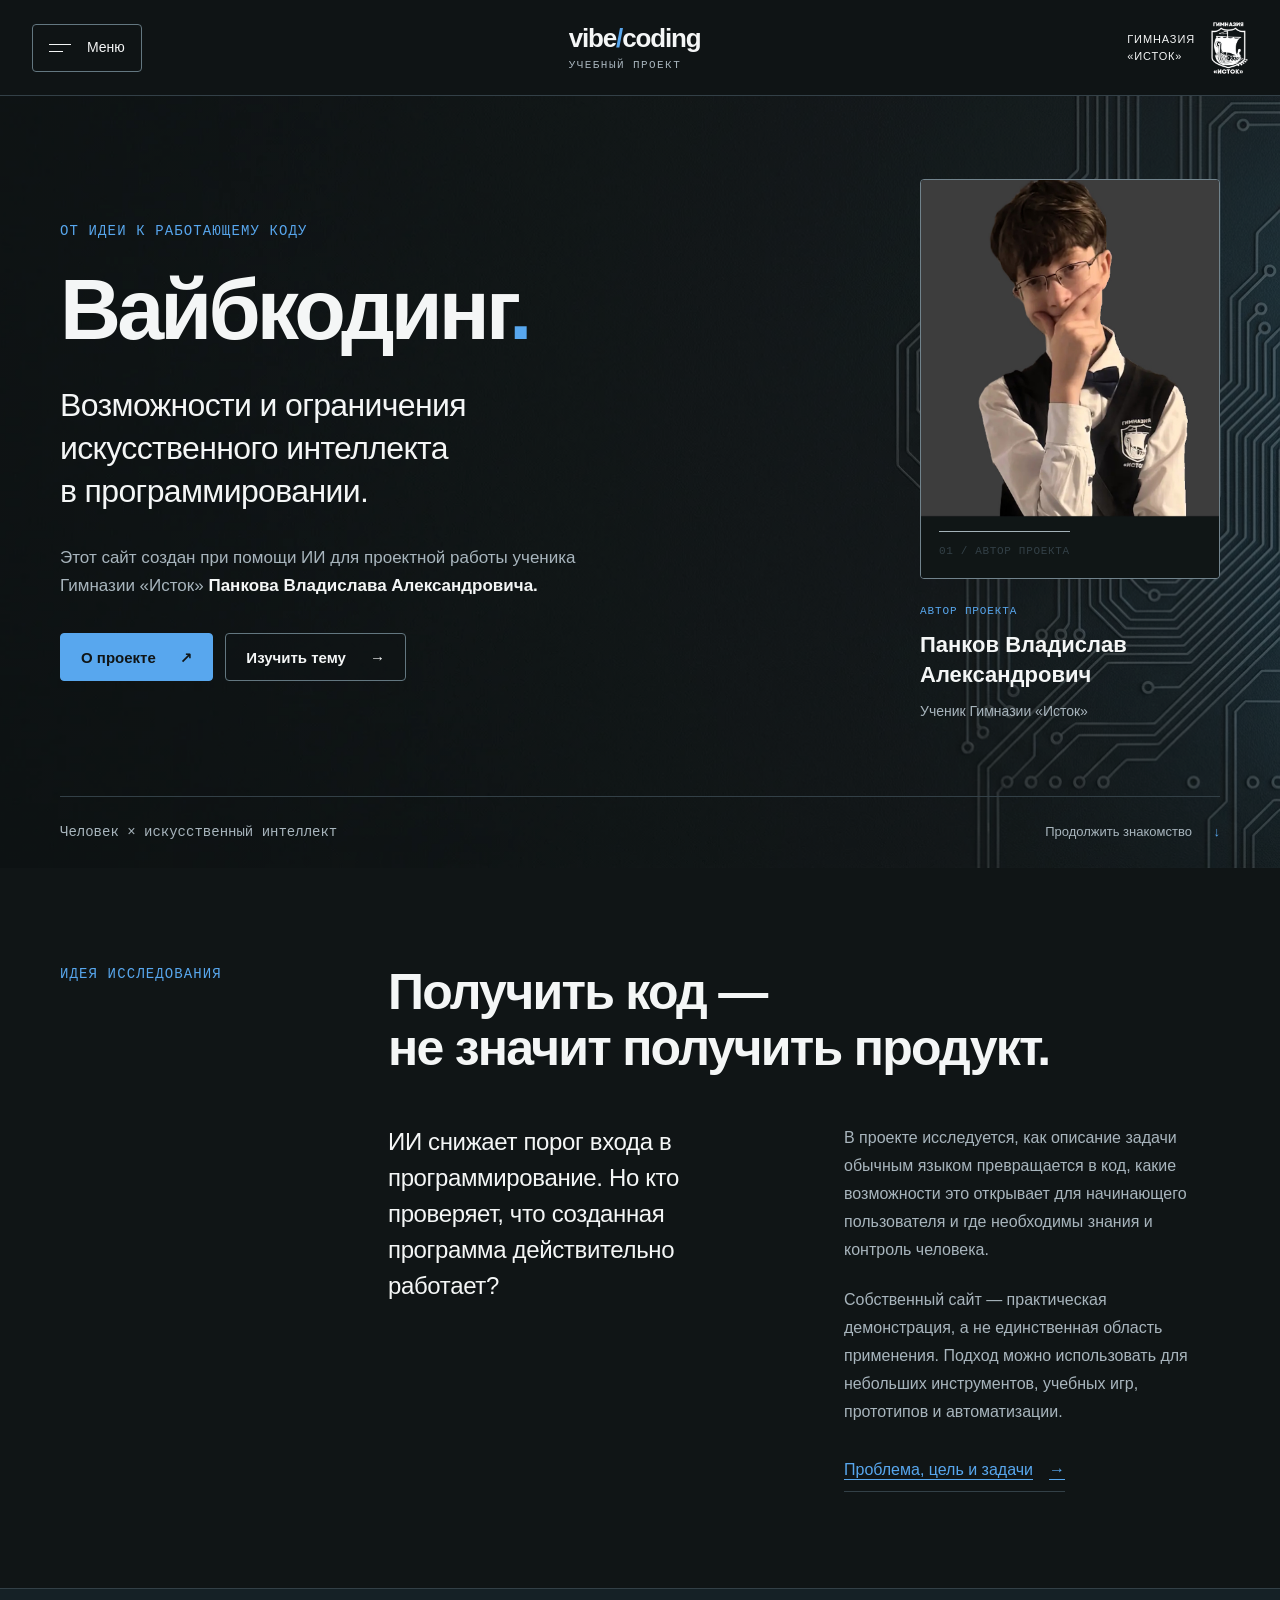
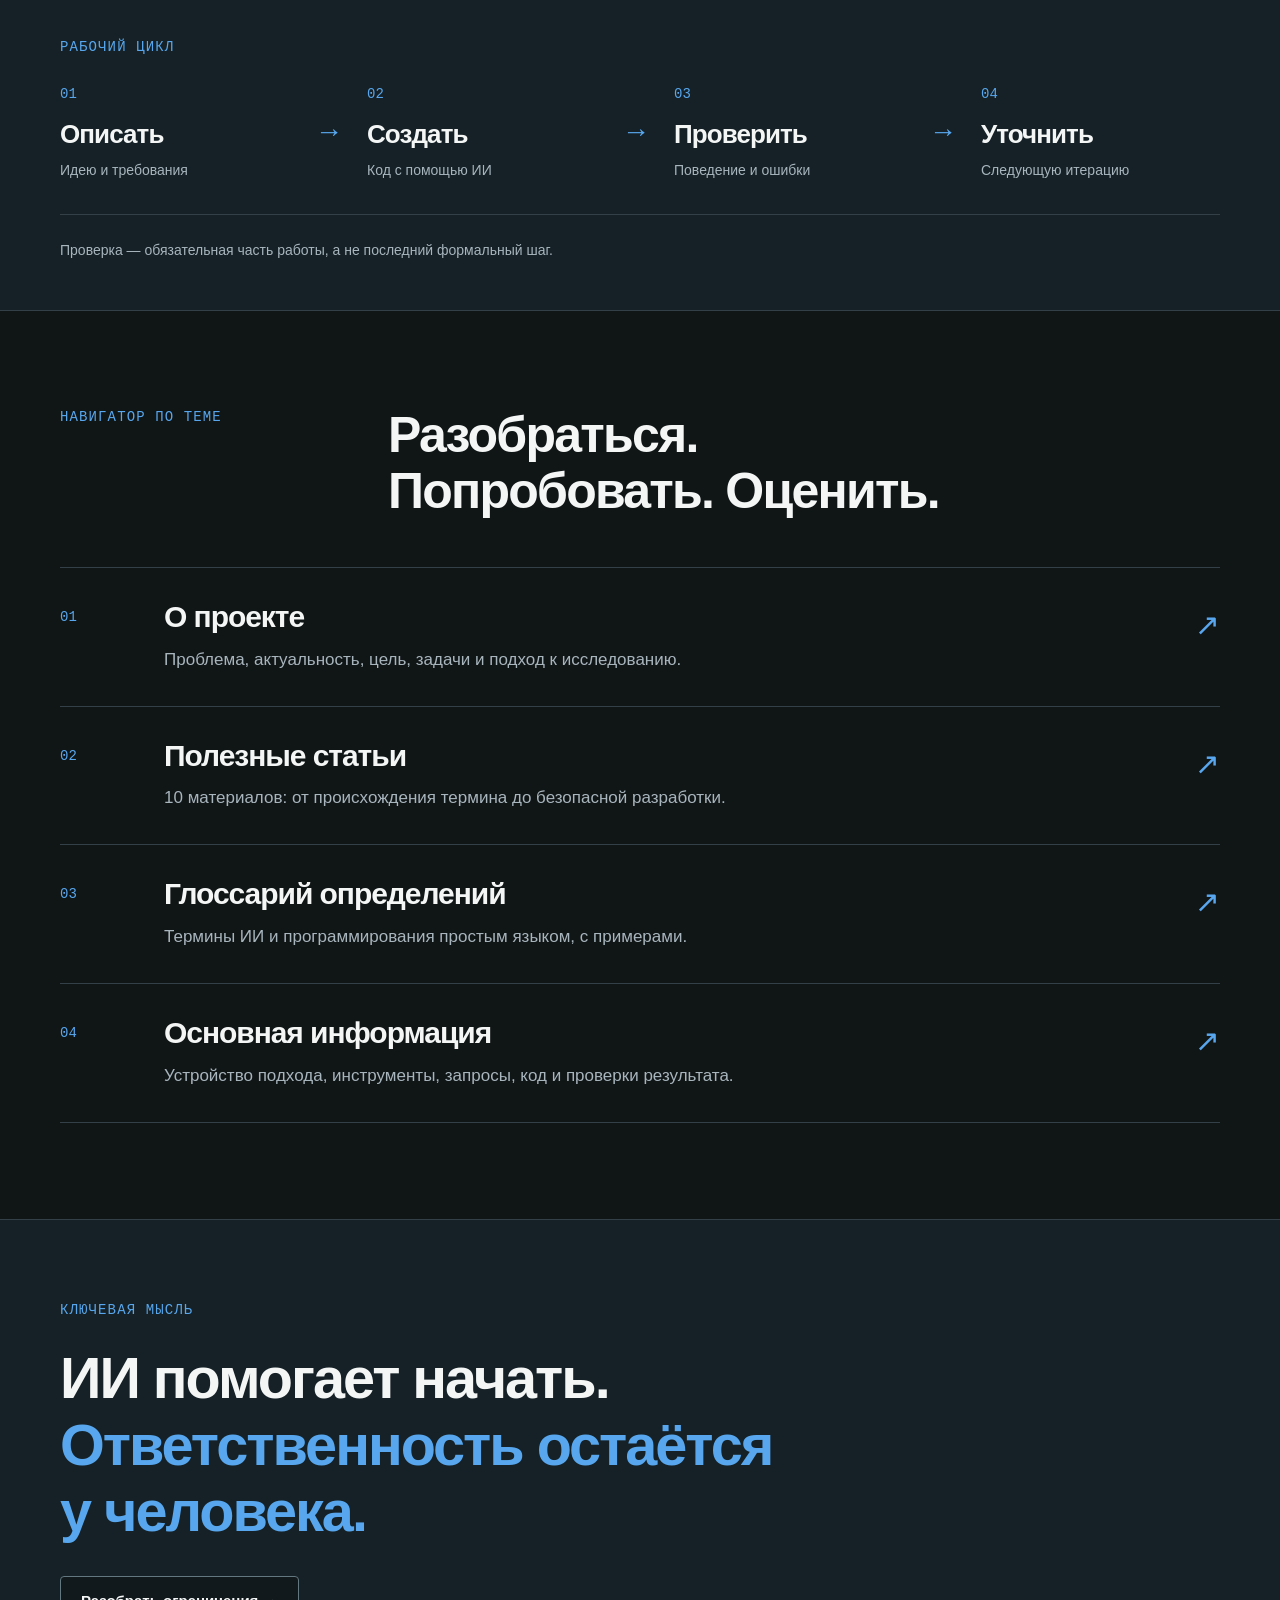
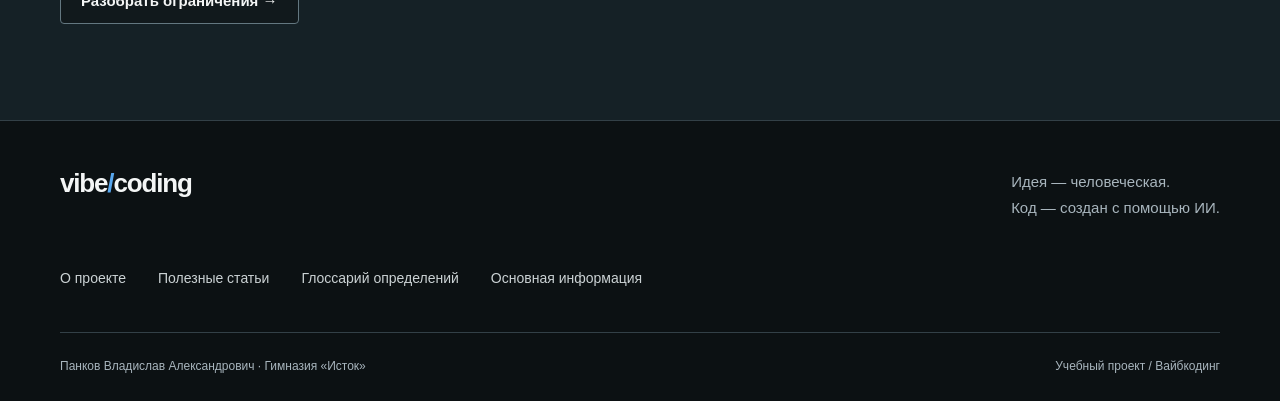
<file: index.html>
<!doctype html>
<html lang="ru"><head><meta charset="utf-8"><meta name="viewport" content="width=device-width,initial-scale=1"><meta name="theme-color" content="#101516"><meta name="description" content="Учебный проект Панкова Владислава Александровича, ученика Гимназии «Исток»: возможности и ограничения вайбкодинга. Сайт создан с помощью ИИ."><title>Главная — Вайбкодинг · Гимназия «Исток»</title><link rel="icon" href="assets/favicon.svg" type="image/svg+xml"><link rel="stylesheet" href="assets/styles.css"><script src="assets/main.js" defer></script></head>
<body><a class="skip-link" href="#main">Перейти к содержанию</a><div class="reading-progress" aria-hidden="true"></div>
<header class="header"><div class="header-inner"><button class="menu-button" id="open-menu" aria-label="Открыть меню сайта" aria-haspopup="dialog" aria-controls="site-menu" aria-expanded="false" hidden><span class="hamburger" aria-hidden="true"><i></i><i></i></span><span>Меню</span></button><a class="brand" href="index.html">vibe<span class="accent">/</span>coding<span class="brand-caption">Учебный проект</span></a><a class="school" href="about.html"><span>ГИМНАЗИЯ<br>«ИСТОК»</span><img src="assets/images/istok-logo.png" width="37" height="52" alt="Эмблема гимназии «Исток»"></a></div></header>
<dialog id="site-menu" class="site-menu" aria-labelledby="menu-title"><div class="menu-top"><span class="eyebrow" id="menu-title">Навигация по проекту</span><button class="close-button" id="close-menu" aria-label="Закрыть меню">×</button></div><p class="menu-heading">От идеи<br>к результату<span class="accent">.</span></p><nav aria-label="Основная навигация"><a href="index.html" aria-current="page"><span class="mono">00</span>Главная<span aria-hidden="true">↗</span></a><a href="about.html"><span class="mono">01</span>О проекте<span aria-hidden="true">↗</span></a><a href="articles.html"><span class="mono">02</span>Полезные статьи<span aria-hidden="true">↗</span></a><a href="glossary.html"><span class="mono">03</span>Глоссарий определений<span aria-hidden="true">↗</span></a><a href="information.html"><span class="mono">04</span>Основная информация<span aria-hidden="true">↗</span></a></nav><p class="menu-note">ИИ создаёт код.<br>Человек задаёт направление и проверяет результат.</p><span class="eyebrow">Гимназия «Исток» / учебный проект</span></dialog>
<noscript><nav class="nojs-nav" aria-label="Навигация без JavaScript"><a href="about.html">О проекте</a><a href="articles.html">Полезные статьи</a><a href="glossary.html">Глоссарий определений</a><a href="information.html">Основная информация</a><a href="index.html">Главная</a></nav></noscript>
<main id="main"><section class="hero"><div class="hero-background" aria-hidden="true"></div><div class="container hero-grid"><div class="hero-copy"><p class="eyebrow intro-animate">От идеи к работающему коду</p><h1 class="intro-animate">Вайбкодинг<span class="accent">.</span></h1><p class="hero-subtitle intro-animate">Возможности и ограничения<br>искусственного интеллекта<br>в программировании.</p><p class="hero-description intro-animate">Этот сайт создан при помощи ИИ для проектной работы ученика Гимназии «Исток» <strong>Панкова Владислава Александровича.</strong></p><div class="actions intro-animate"><a class="button primary" href="about.html">О проекте <span aria-hidden="true">↗</span></a><a class="button secondary" href="information.html">Изучить тему <span aria-hidden="true">→</span></a></div></div><figure class="author-figure intro-animate"><div class="portrait-frame"><img src="assets/images/author.jpg" width="900" height="1200" alt="Светлая заглушка для будущей фотографии автора проекта"><span class="portrait-mark" aria-hidden="true">01 / АВТОР ПРОЕКТА</span></div><figcaption><span class="eyebrow">Автор проекта</span><strong>Панков Владислав<br>Александрович</strong><span class="muted">Ученик Гимназии «Исток»</span></figcaption></figure></div><div class="hero-bottom container"><span class="mono">Человек × искусственный интеллект</span><a href="#idea">Продолжить знакомство <span aria-hidden="true">↓</span></a></div></section>
<section id="idea" class="section container reveal"><div class="split-heading"><p class="eyebrow">Идея исследования</p><h2>Получить код —<br>не значит получить продукт.</h2></div><div class="two-columns"><p class="large-text">ИИ снижает порог входа в программирование. Но кто проверяет, что созданная программа действительно работает?</p><div class="prose"><p>В проекте исследуется, как описание задачи обычным языком превращается в код, какие возможности это открывает для начинающего пользователя и где необходимы знания и контроль человека.</p><p>Собственный сайт — практическая демонстрация, а не единственная область применения. Подход можно использовать для небольших инструментов, учебных игр, прототипов и автоматизации.</p><a class="text-link" href="about.html">Проблема, цель и задачи <span aria-hidden="true">→</span></a></div></div></section>
<section class="workflow-strip"><div class="container"><p class="eyebrow">Рабочий цикл</p><div class="workflow"><div><span class="mono">01</span><h3>Описать</h3><p>Идею и требования</p></div><span class="flow-arrow" aria-hidden="true">→</span><div><span class="mono">02</span><h3>Создать</h3><p>Код с помощью ИИ</p></div><span class="flow-arrow" aria-hidden="true">→</span><div><span class="mono">03</span><h3>Проверить</h3><p>Поведение и ошибки</p></div><span class="flow-arrow" aria-hidden="true">→</span><div><span class="mono">04</span><h3>Уточнить</h3><p>Следующую итерацию</p></div></div><p class="strip-note">Проверка — обязательная часть работы, а не последний формальный шаг.</p></div></section>
<section class="section container"><div class="split-heading reveal"><p class="eyebrow">Навигатор по теме</p><h2>Разобраться.<br>Попробовать. Оценить.</h2></div><div class="chapter-links"><a class="chapter-link reveal" href="about.html"><span class="mono">01</span><div><h3>О проекте</h3><p>Проблема, актуальность, цель, задачи и подход к исследованию.</p></div><span class="chapter-arrow" aria-hidden="true">↗</span></a><a class="chapter-link reveal" href="articles.html"><span class="mono">02</span><div><h3>Полезные статьи</h3><p>10 материалов: от происхождения термина до безопасной разработки.</p></div><span class="chapter-arrow" aria-hidden="true">↗</span></a><a class="chapter-link reveal" href="glossary.html"><span class="mono">03</span><div><h3>Глоссарий определений</h3><p>Термины ИИ и программирования простым языком, с примерами.</p></div><span class="chapter-arrow" aria-hidden="true">↗</span></a><a class="chapter-link reveal" href="information.html"><span class="mono">04</span><div><h3>Основная информация</h3><p>Устройство подхода, инструменты, запросы, код и проверки результата.</p></div><span class="chapter-arrow" aria-hidden="true">↗</span></a></div></section>
<section class="closing-section"><div class="container reveal"><p class="eyebrow">Ключевая мысль</p><h2>ИИ помогает начать.<br><span class="accent">Ответственность остаётся<br>у человека.</span></h2><a class="button secondary" href="information.html#safety">Разобрать ограничения →</a></div></section></main><footer class="footer"><div class="container"><div class="footer-top"><a class="brand" href="index.html">vibe<span class="accent">/</span>coding</a><p>Идея — человеческая.<br>Код — создан с помощью ИИ.</p></div><nav aria-label="Разделы в подвале"><a href="about.html">О проекте</a><a href="articles.html">Полезные статьи</a><a href="glossary.html">Глоссарий определений</a><a href="information.html">Основная информация</a></nav><div class="footer-bottom"><span>Панков Владислав Александрович · Гимназия «Исток»</span><span>Учебный проект / Вайбкодинг</span></div></div></footer></body></html>
</file>
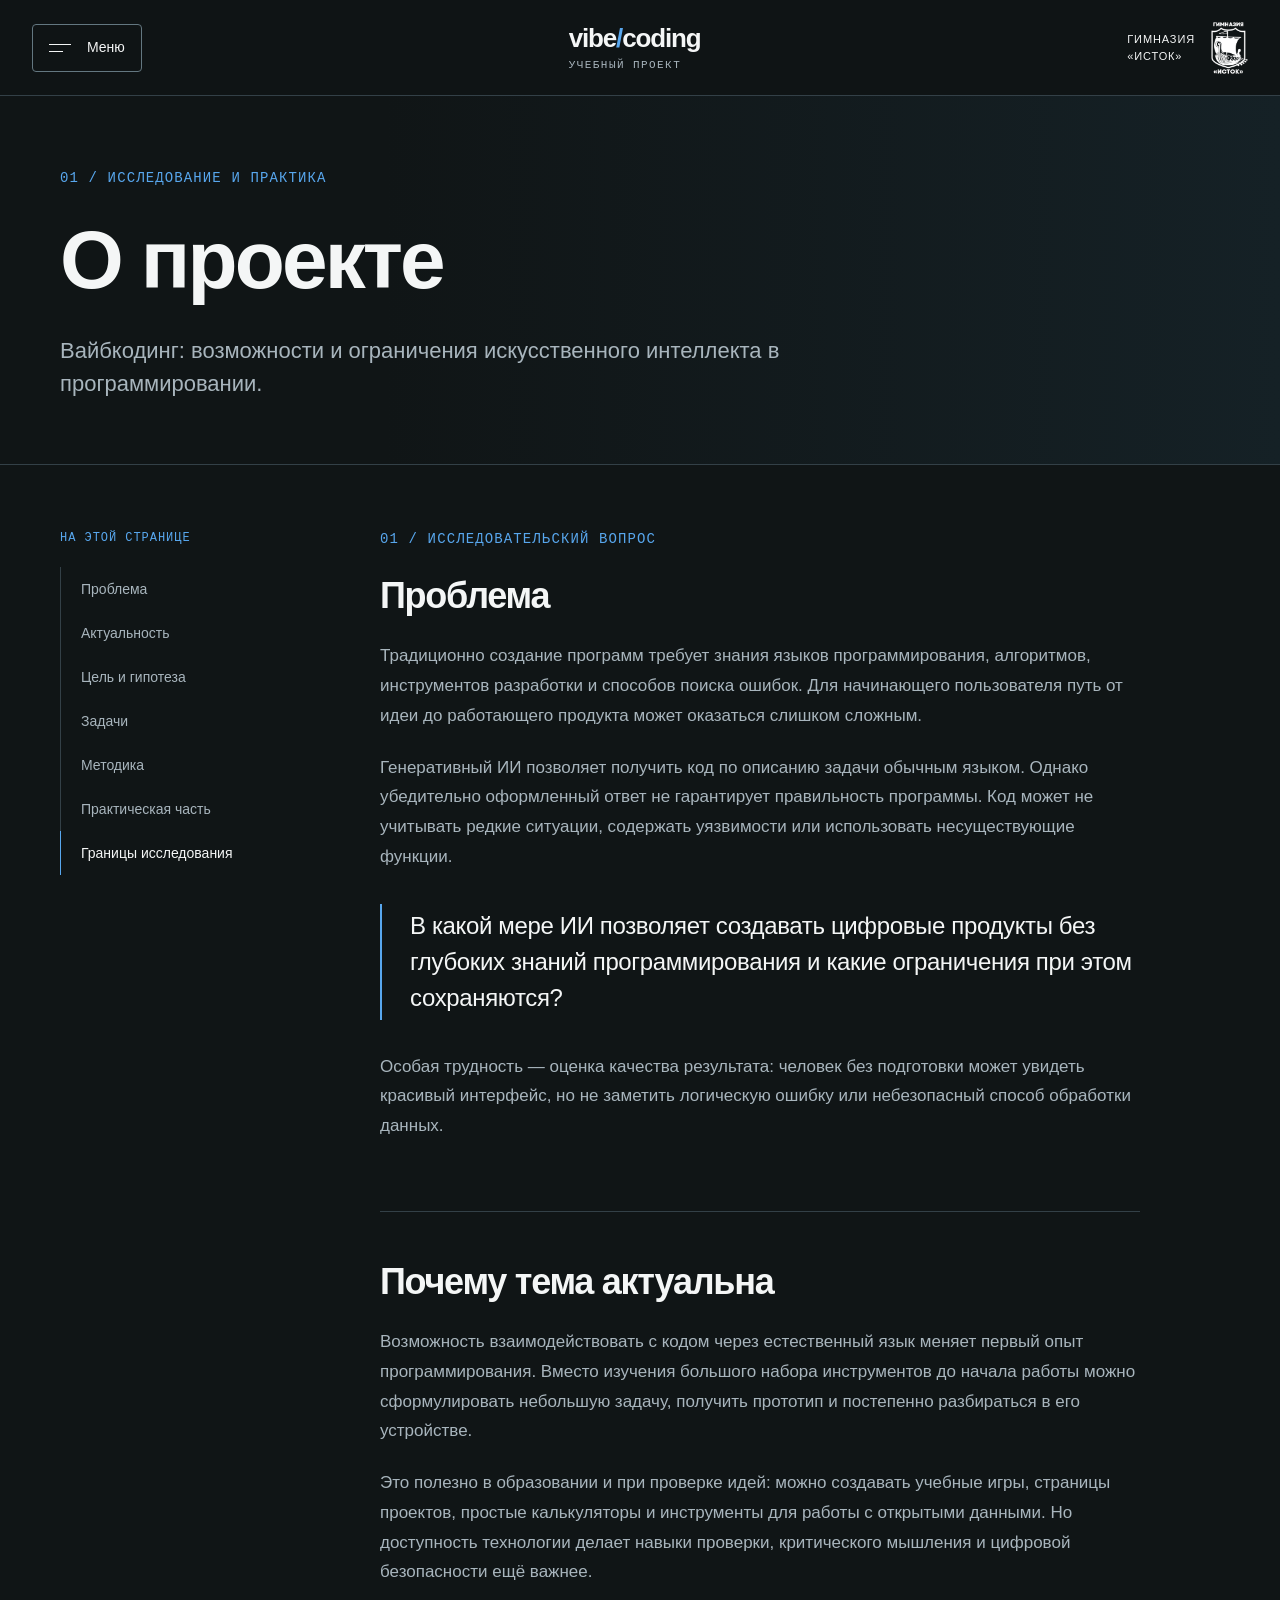
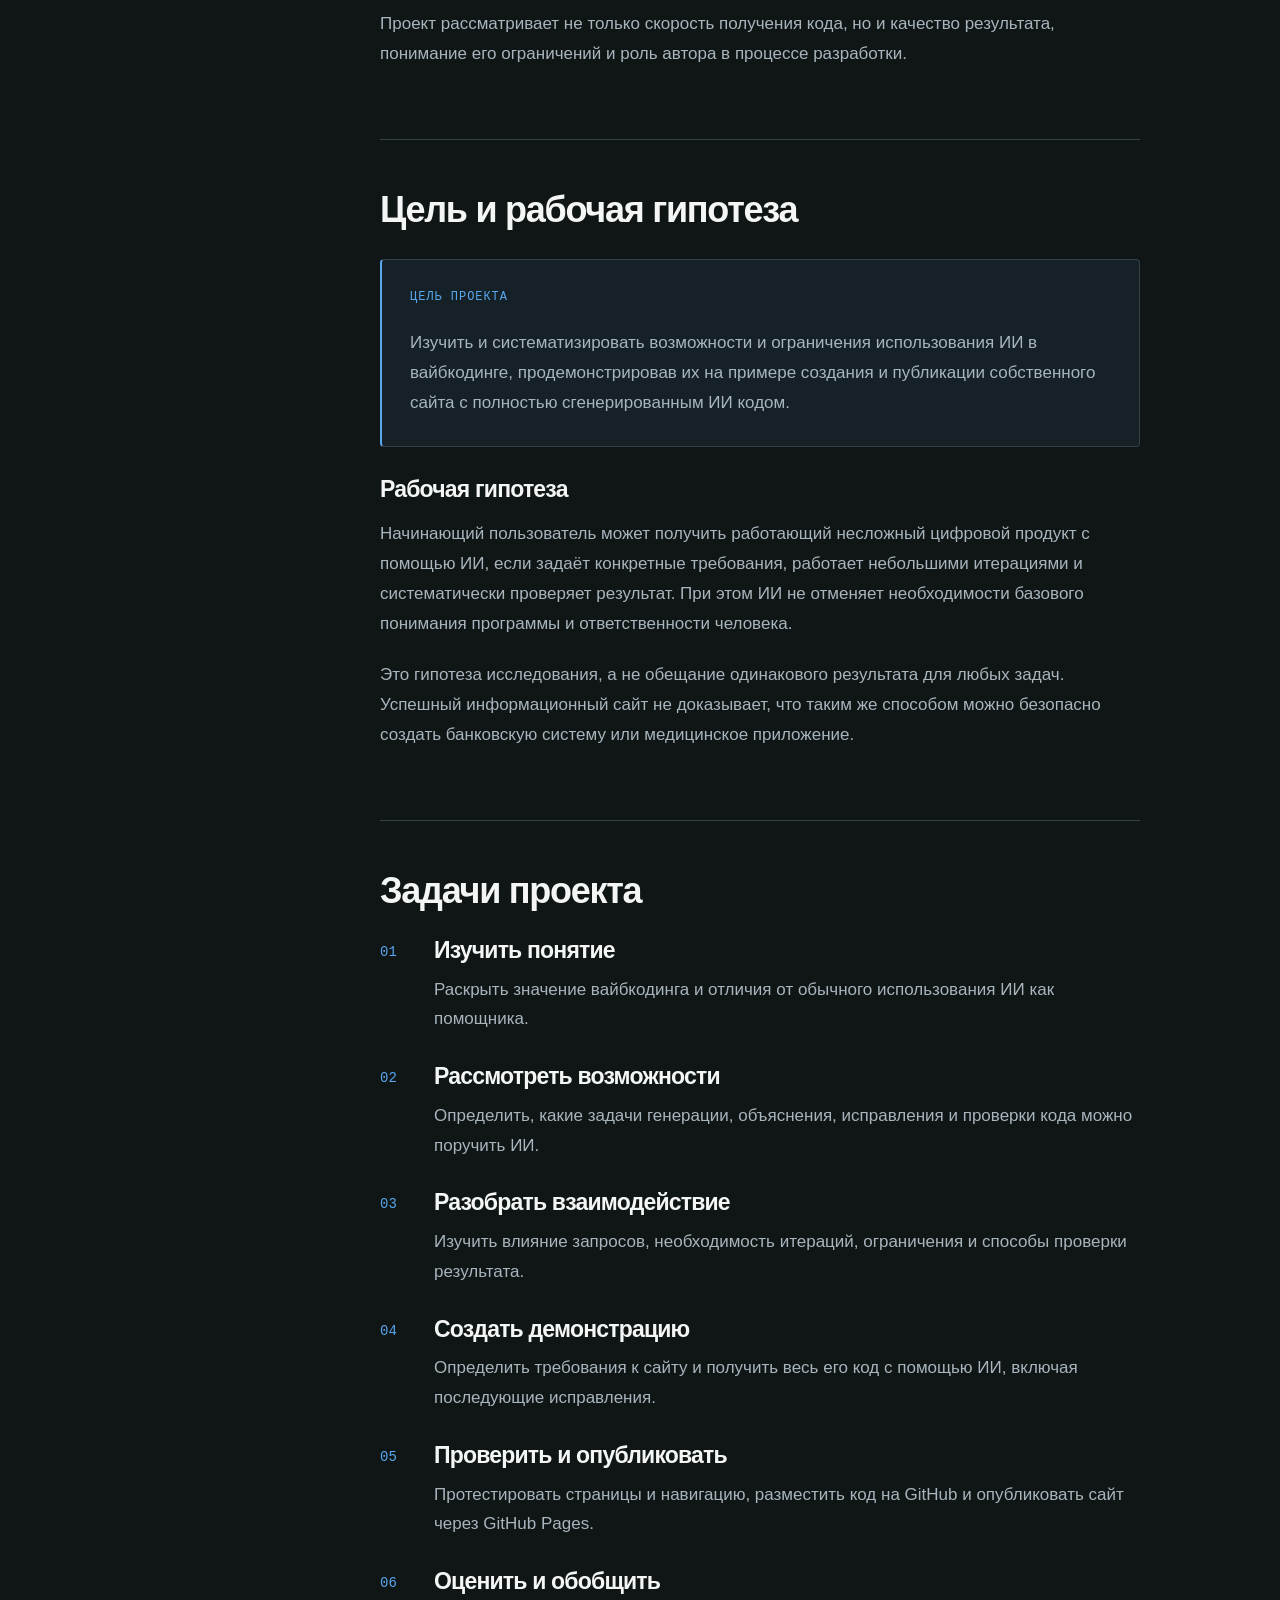
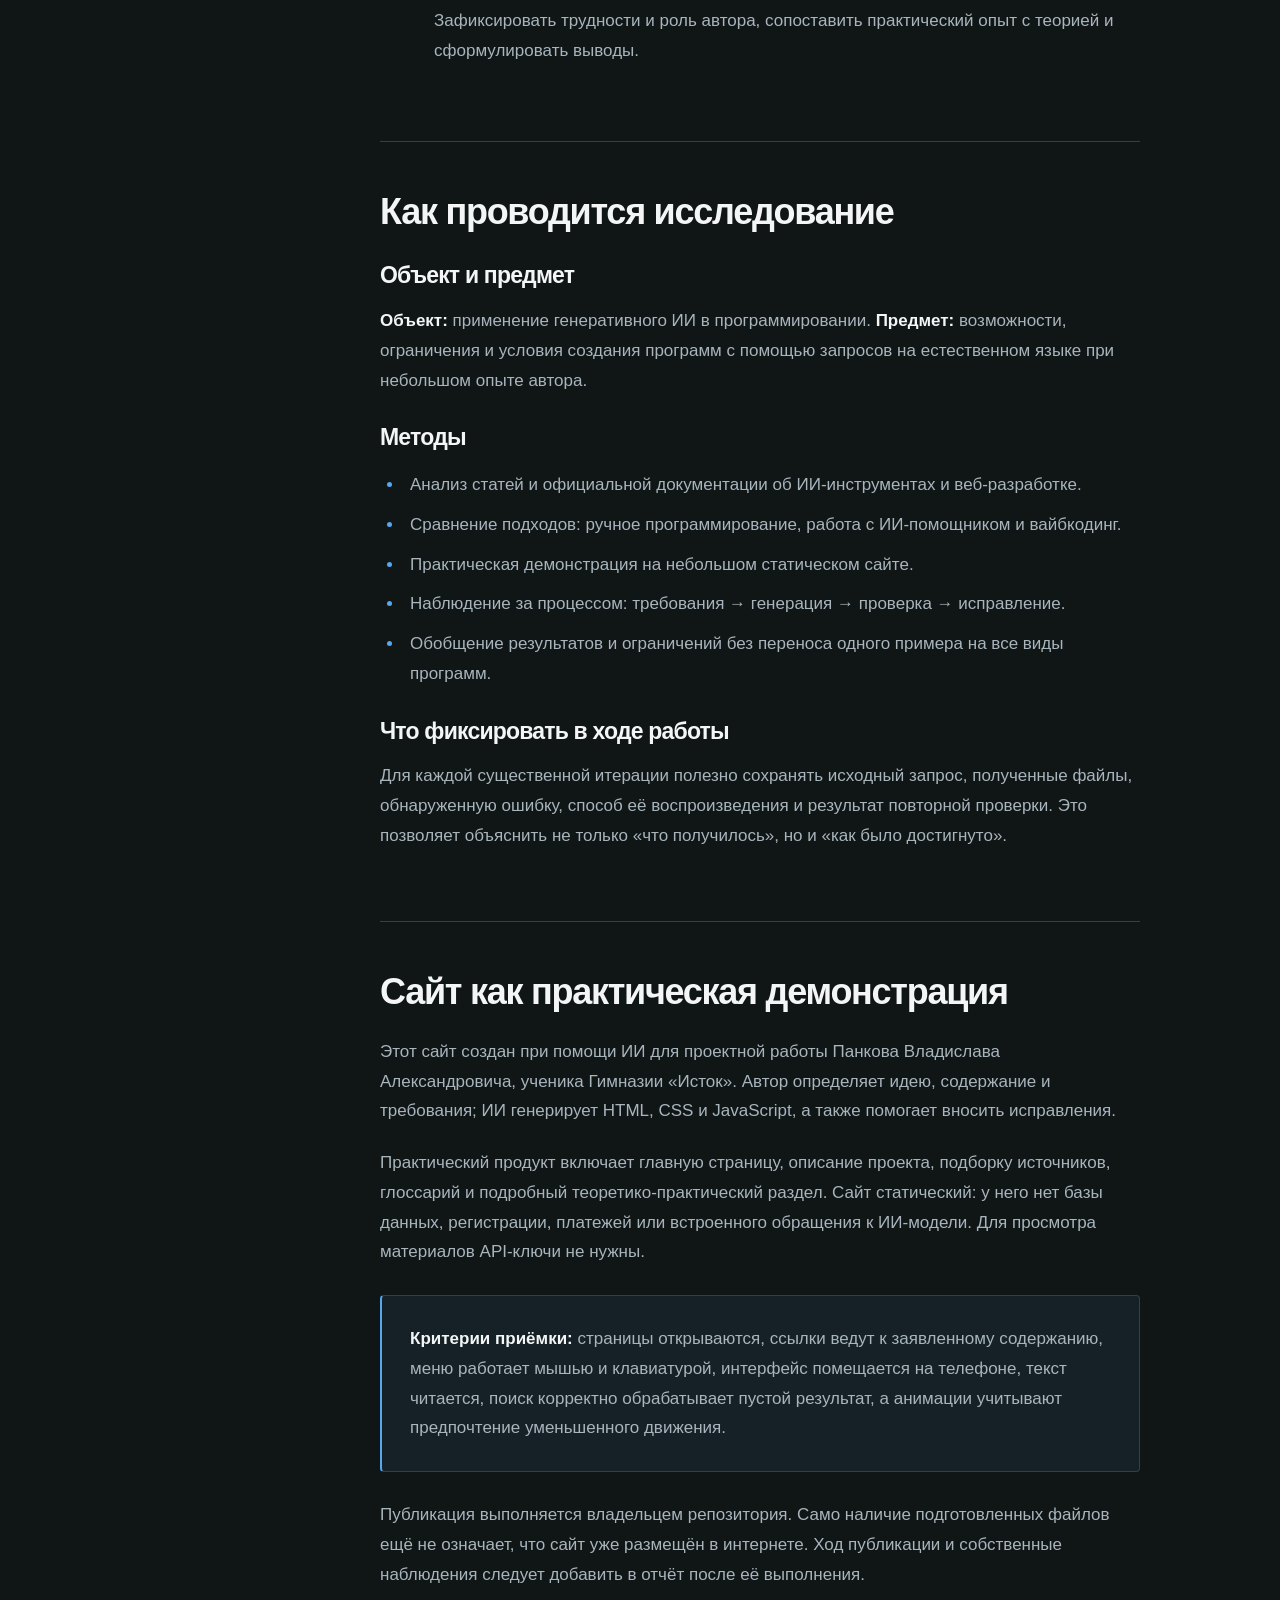
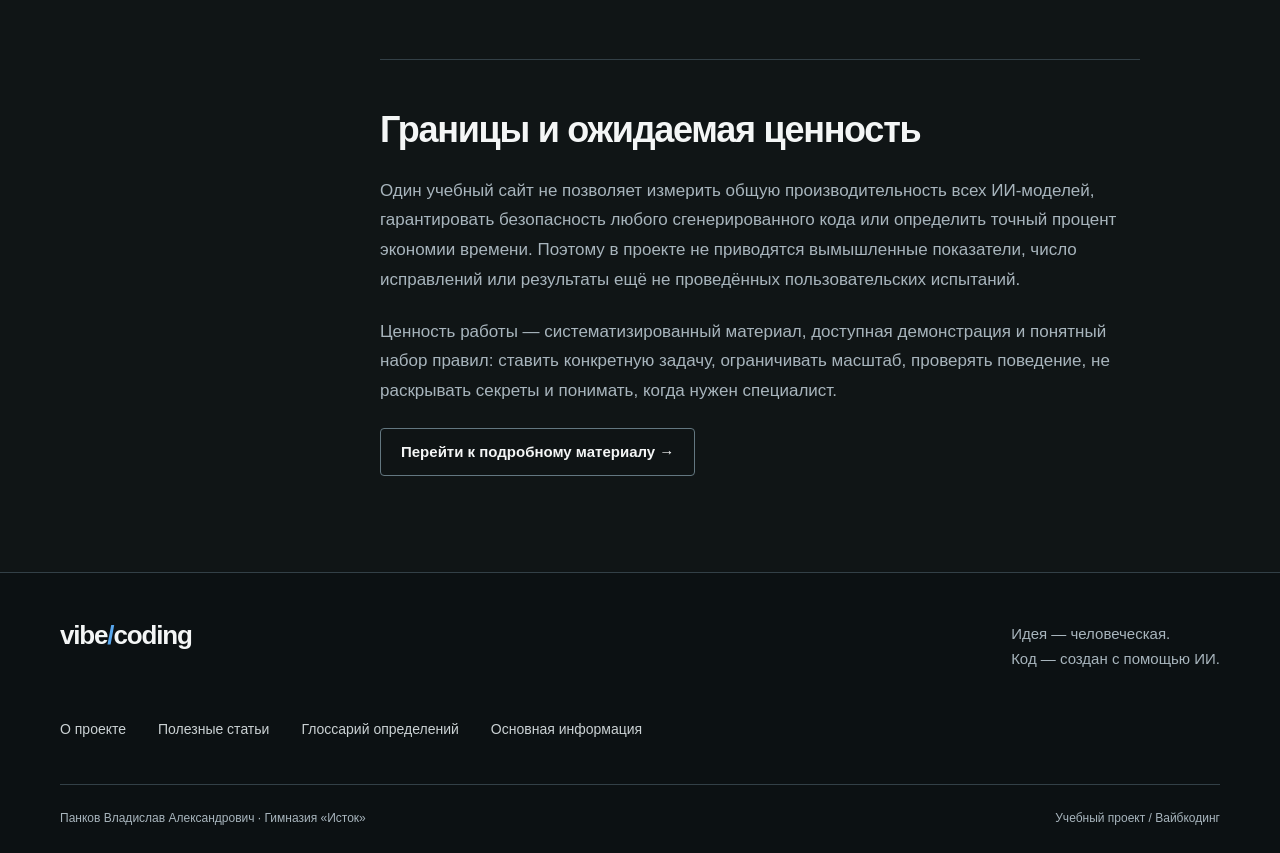
<file: about.html>
<!doctype html>
<html lang="ru"><head><meta charset="utf-8"><meta name="viewport" content="width=device-width,initial-scale=1"><meta name="theme-color" content="#101516"><meta name="description" content="Проблема, актуальность, цель, задачи, гипотеза и методика учебного проекта о вайбкодинге."><title>О проекте — Вайбкодинг · Гимназия «Исток»</title><link rel="icon" href="assets/favicon.svg" type="image/svg+xml"><link rel="stylesheet" href="assets/styles.css"><script src="assets/main.js" defer></script></head>
<body><a class="skip-link" href="#main">Перейти к содержанию</a><div class="reading-progress" aria-hidden="true"></div>
<header class="header"><div class="header-inner"><button class="menu-button" id="open-menu" aria-label="Открыть меню сайта" aria-haspopup="dialog" aria-controls="site-menu" aria-expanded="false" hidden><span class="hamburger" aria-hidden="true"><i></i><i></i></span><span>Меню</span></button><a class="brand" href="index.html">vibe<span class="accent">/</span>coding<span class="brand-caption">Учебный проект</span></a><a class="school" href="about.html"><span>ГИМНАЗИЯ<br>«ИСТОК»</span><img src="assets/images/istok-logo.png" width="37" height="52" alt="Эмблема гимназии «Исток»"></a></div></header>
<dialog id="site-menu" class="site-menu" aria-labelledby="menu-title"><div class="menu-top"><span class="eyebrow" id="menu-title">Навигация по проекту</span><button class="close-button" id="close-menu" aria-label="Закрыть меню">×</button></div><p class="menu-heading">От идеи<br>к результату<span class="accent">.</span></p><nav aria-label="Основная навигация"><a href="index.html"><span class="mono">00</span>Главная<span aria-hidden="true">↗</span></a><a href="about.html" aria-current="page"><span class="mono">01</span>О проекте<span aria-hidden="true">↗</span></a><a href="articles.html"><span class="mono">02</span>Полезные статьи<span aria-hidden="true">↗</span></a><a href="glossary.html"><span class="mono">03</span>Глоссарий определений<span aria-hidden="true">↗</span></a><a href="information.html"><span class="mono">04</span>Основная информация<span aria-hidden="true">↗</span></a></nav><p class="menu-note">ИИ создаёт код.<br>Человек задаёт направление и проверяет результат.</p><span class="eyebrow">Гимназия «Исток» / учебный проект</span></dialog>
<noscript><nav class="nojs-nav" aria-label="Навигация без JavaScript"><a href="about.html">О проекте</a><a href="articles.html">Полезные статьи</a><a href="glossary.html">Глоссарий определений</a><a href="information.html">Основная информация</a><a href="index.html">Главная</a></nav></noscript>
<main id="main"><section class="page-intro"><div class="container"><p class="eyebrow">01 / Исследование и практика</p><h1>О проекте</h1><p class="lead">Вайбкодинг: возможности и ограничения искусственного интеллекта в программировании.</p></div></section><div class="container article-layout"><aside class="toc"><p class="eyebrow">На этой странице</p><nav aria-label="Содержание страницы"><a href="#problem">Проблема</a><a href="#relevance">Актуальность</a><a href="#goal">Цель и гипотеза</a><a href="#tasks">Задачи</a><a href="#method">Методика</a><a href="#practice">Практическая часть</a><a href="#limits">Границы исследования</a></nav></aside><article class="prose"><section class="text-section reveal" id="problem"><span class="eyebrow">01 / Исследовательский вопрос</span><h2>Проблема</h2><p>Традиционно создание программ требует знания языков программирования, алгоритмов, инструментов разработки и способов поиска ошибок. Для начинающего пользователя путь от идеи до работающего продукта может оказаться слишком сложным.</p><p>Генеративный ИИ позволяет получить код по описанию задачи обычным языком. Однако убедительно оформленный ответ не гарантирует правильность программы. Код может не учитывать редкие ситуации, содержать уязвимости или использовать несуществующие функции.</p><blockquote>В какой мере ИИ позволяет создавать цифровые продукты без глубоких знаний программирования и какие ограничения при этом сохраняются?</blockquote><p>Особая трудность — оценка качества результата: человек без подготовки может увидеть красивый интерфейс, но не заметить логическую ошибку или небезопасный способ обработки данных.</p></section><section class="text-section reveal" id="relevance"><h2>Почему тема актуальна</h2><p>Возможность взаимодействовать с кодом через естественный язык меняет первый опыт программирования. Вместо изучения большого набора инструментов до начала работы можно сформулировать небольшую задачу, получить прототип и постепенно разбираться в его устройстве.</p><p>Это полезно в образовании и при проверке идей: можно создавать учебные игры, страницы проектов, простые калькуляторы и инструменты для работы с открытыми данными. Но доступность технологии делает навыки проверки, критического мышления и цифровой безопасности ещё важнее.</p><p>Проект рассматривает не только скорость получения кода, но и качество результата, понимание его ограничений и роль автора в процессе разработки.</p></section><section class="text-section reveal" id="goal"><h2>Цель и рабочая гипотеза</h2><div class="callout"><p class="eyebrow">Цель проекта</p><p>Изучить и систематизировать возможности и ограничения использования ИИ в вайбкодинге, продемонстрировав их на примере создания и публикации собственного сайта с полностью сгенерированным ИИ кодом.</p></div><h3>Рабочая гипотеза</h3><p>Начинающий пользователь может получить работающий несложный цифровой продукт с помощью ИИ, если задаёт конкретные требования, работает небольшими итерациями и систематически проверяет результат. При этом ИИ не отменяет необходимости базового понимания программы и ответственности человека.</p><p>Это гипотеза исследования, а не обещание одинакового результата для любых задач. Успешный информационный сайт не доказывает, что таким же способом можно безопасно создать банковскую систему или медицинское приложение.</p></section><section class="text-section reveal" id="tasks"><h2>Задачи проекта</h2><ol class="task-list"><li><h3>Изучить понятие</h3><p>Раскрыть значение вайбкодинга и отличия от обычного использования ИИ как помощника.</p></li><li><h3>Рассмотреть возможности</h3><p>Определить, какие задачи генерации, объяснения, исправления и проверки кода можно поручить ИИ.</p></li><li><h3>Разобрать взаимодействие</h3><p>Изучить влияние запросов, необходимость итераций, ограничения и способы проверки результата.</p></li><li><h3>Создать демонстрацию</h3><p>Определить требования к сайту и получить весь его код с помощью ИИ, включая последующие исправления.</p></li><li><h3>Проверить и опубликовать</h3><p>Протестировать страницы и навигацию, разместить код на GitHub и опубликовать сайт через GitHub Pages.</p></li><li><h3>Оценить и обобщить</h3><p>Зафиксировать трудности и роль автора, сопоставить практический опыт с теорией и сформулировать выводы.</p></li></ol></section><section class="text-section reveal" id="method"><h2>Как проводится исследование</h2><h3>Объект и предмет</h3><p><strong>Объект:</strong> применение генеративного ИИ в программировании. <strong>Предмет:</strong> возможности, ограничения и условия создания программ с помощью запросов на естественном языке при небольшом опыте автора.</p><h3>Методы</h3><ul><li>Анализ статей и официальной документации об ИИ-инструментах и веб-разработке.</li><li>Сравнение подходов: ручное программирование, работа с ИИ-помощником и вайбкодинг.</li><li>Практическая демонстрация на небольшом статическом сайте.</li><li>Наблюдение за процессом: требования → генерация → проверка → исправление.</li><li>Обобщение результатов и ограничений без переноса одного примера на все виды программ.</li></ul><h3>Что фиксировать в ходе работы</h3><p>Для каждой существенной итерации полезно сохранять исходный запрос, полученные файлы, обнаруженную ошибку, способ её воспроизведения и результат повторной проверки. Это позволяет объяснить не только «что получилось», но и «как было достигнуто».</p></section><section class="text-section reveal" id="practice"><h2>Сайт как практическая демонстрация</h2><p>Этот сайт создан при помощи ИИ для проектной работы Панкова Владислава Александровича, ученика Гимназии «Исток». Автор определяет идею, содержание и требования; ИИ генерирует HTML, CSS и JavaScript, а также помогает вносить исправления.</p><p>Практический продукт включает главную страницу, описание проекта, подборку источников, глоссарий и подробный теоретико-практический раздел. Сайт статический: у него нет базы данных, регистрации, платежей или встроенного обращения к ИИ-модели. Для просмотра материалов API-ключи не нужны.</p><div class="callout"><p><strong>Критерии приёмки:</strong> страницы открываются, ссылки ведут к заявленному содержанию, меню работает мышью и клавиатурой, интерфейс помещается на телефоне, текст читается, поиск корректно обрабатывает пустой результат, а анимации учитывают предпочтение уменьшенного движения.</p></div><p>Публикация выполняется владельцем репозитория. Само наличие подготовленных файлов ещё не означает, что сайт уже размещён в интернете. Ход публикации и собственные наблюдения следует добавить в отчёт после её выполнения.</p></section><section class="text-section reveal" id="limits"><h2>Границы и ожидаемая ценность</h2><p>Один учебный сайт не позволяет измерить общую производительность всех ИИ-моделей, гарантировать безопасность любого сгенерированного кода или определить точный процент экономии времени. Поэтому в проекте не приводятся вымышленные показатели, число исправлений или результаты ещё не проведённых пользовательских испытаний.</p><p>Ценность работы — систематизированный материал, доступная демонстрация и понятный набор правил: ставить конкретную задачу, ограничивать масштаб, проверять поведение, не раскрывать секреты и понимать, когда нужен специалист.</p><a class="button secondary" href="information.html">Перейти к подробному материалу →</a></section></article></div></main><footer class="footer"><div class="container"><div class="footer-top"><a class="brand" href="index.html">vibe<span class="accent">/</span>coding</a><p>Идея — человеческая.<br>Код — создан с помощью ИИ.</p></div><nav aria-label="Разделы в подвале"><a href="about.html">О проекте</a><a href="articles.html">Полезные статьи</a><a href="glossary.html">Глоссарий определений</a><a href="information.html">Основная информация</a></nav><div class="footer-bottom"><span>Панков Владислав Александрович · Гимназия «Исток»</span><span>Учебный проект / Вайбкодинг</span></div></div></footer></body></html>
</file>
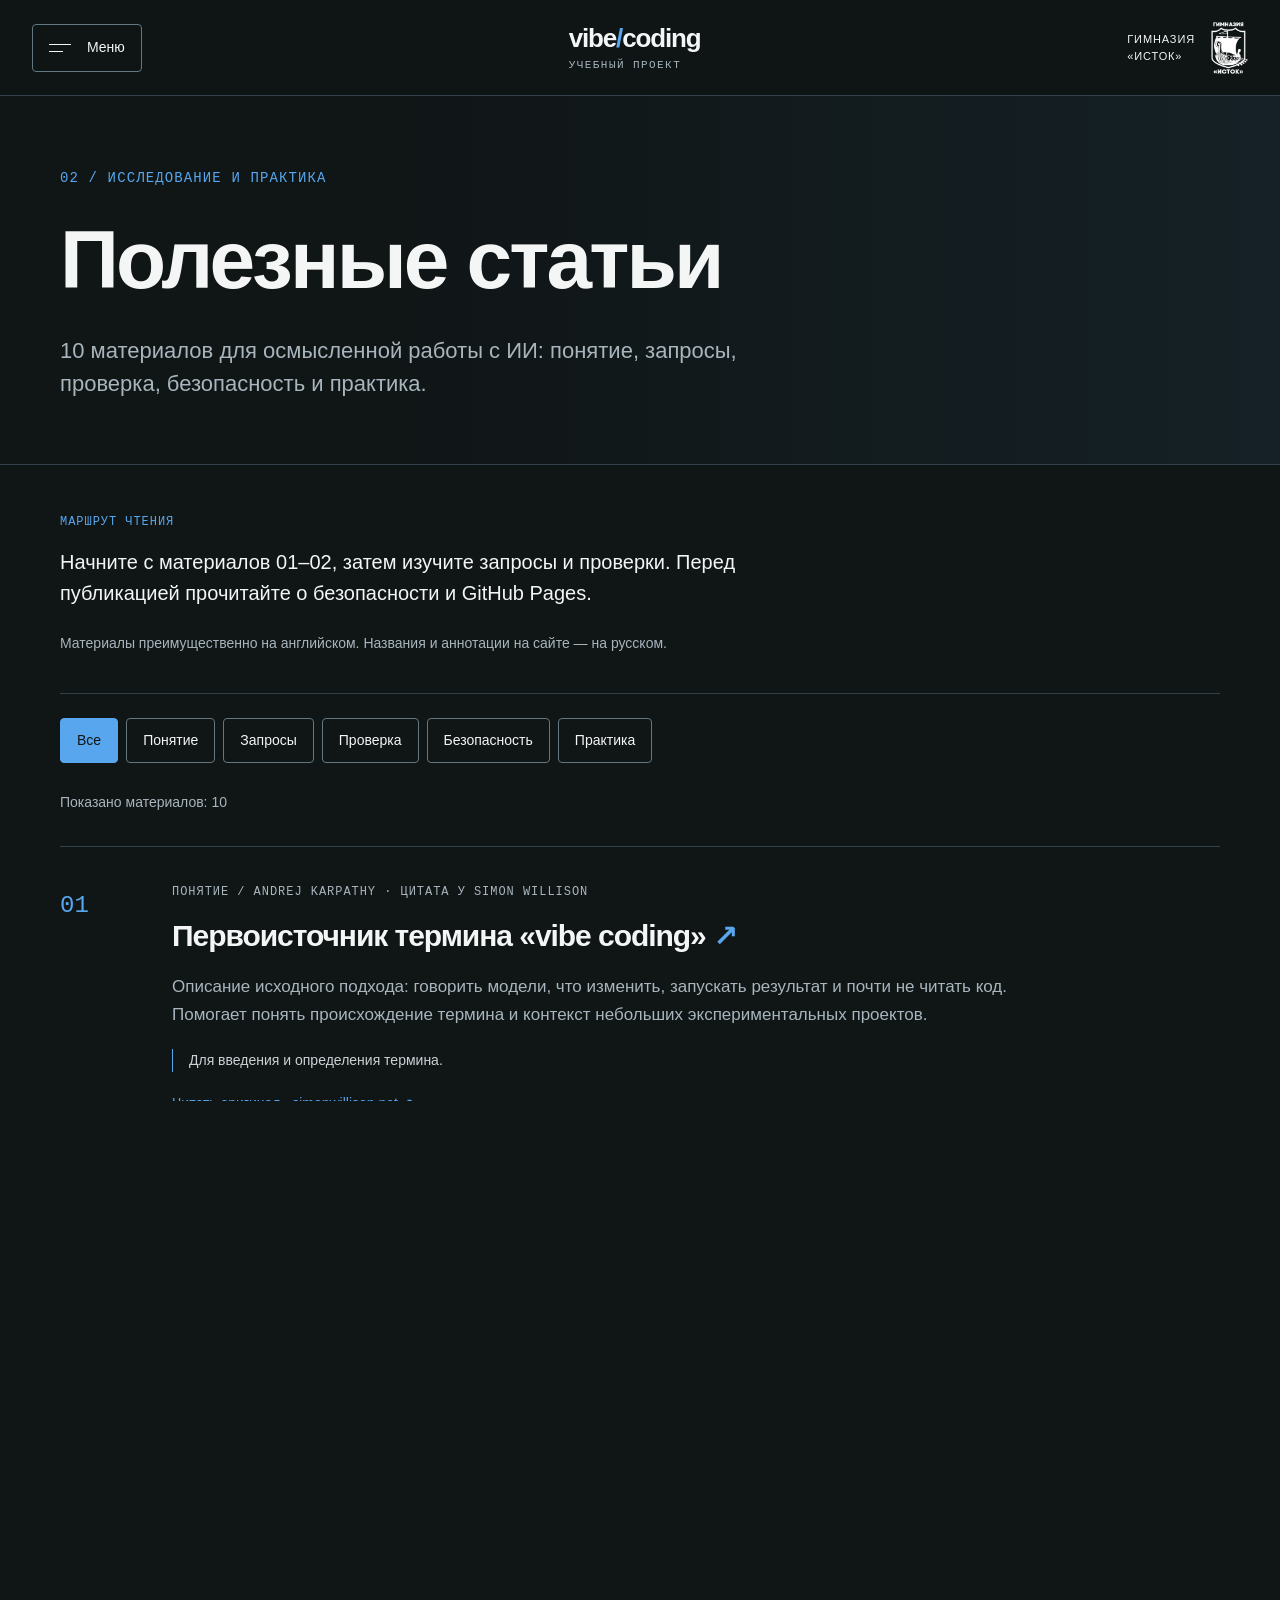
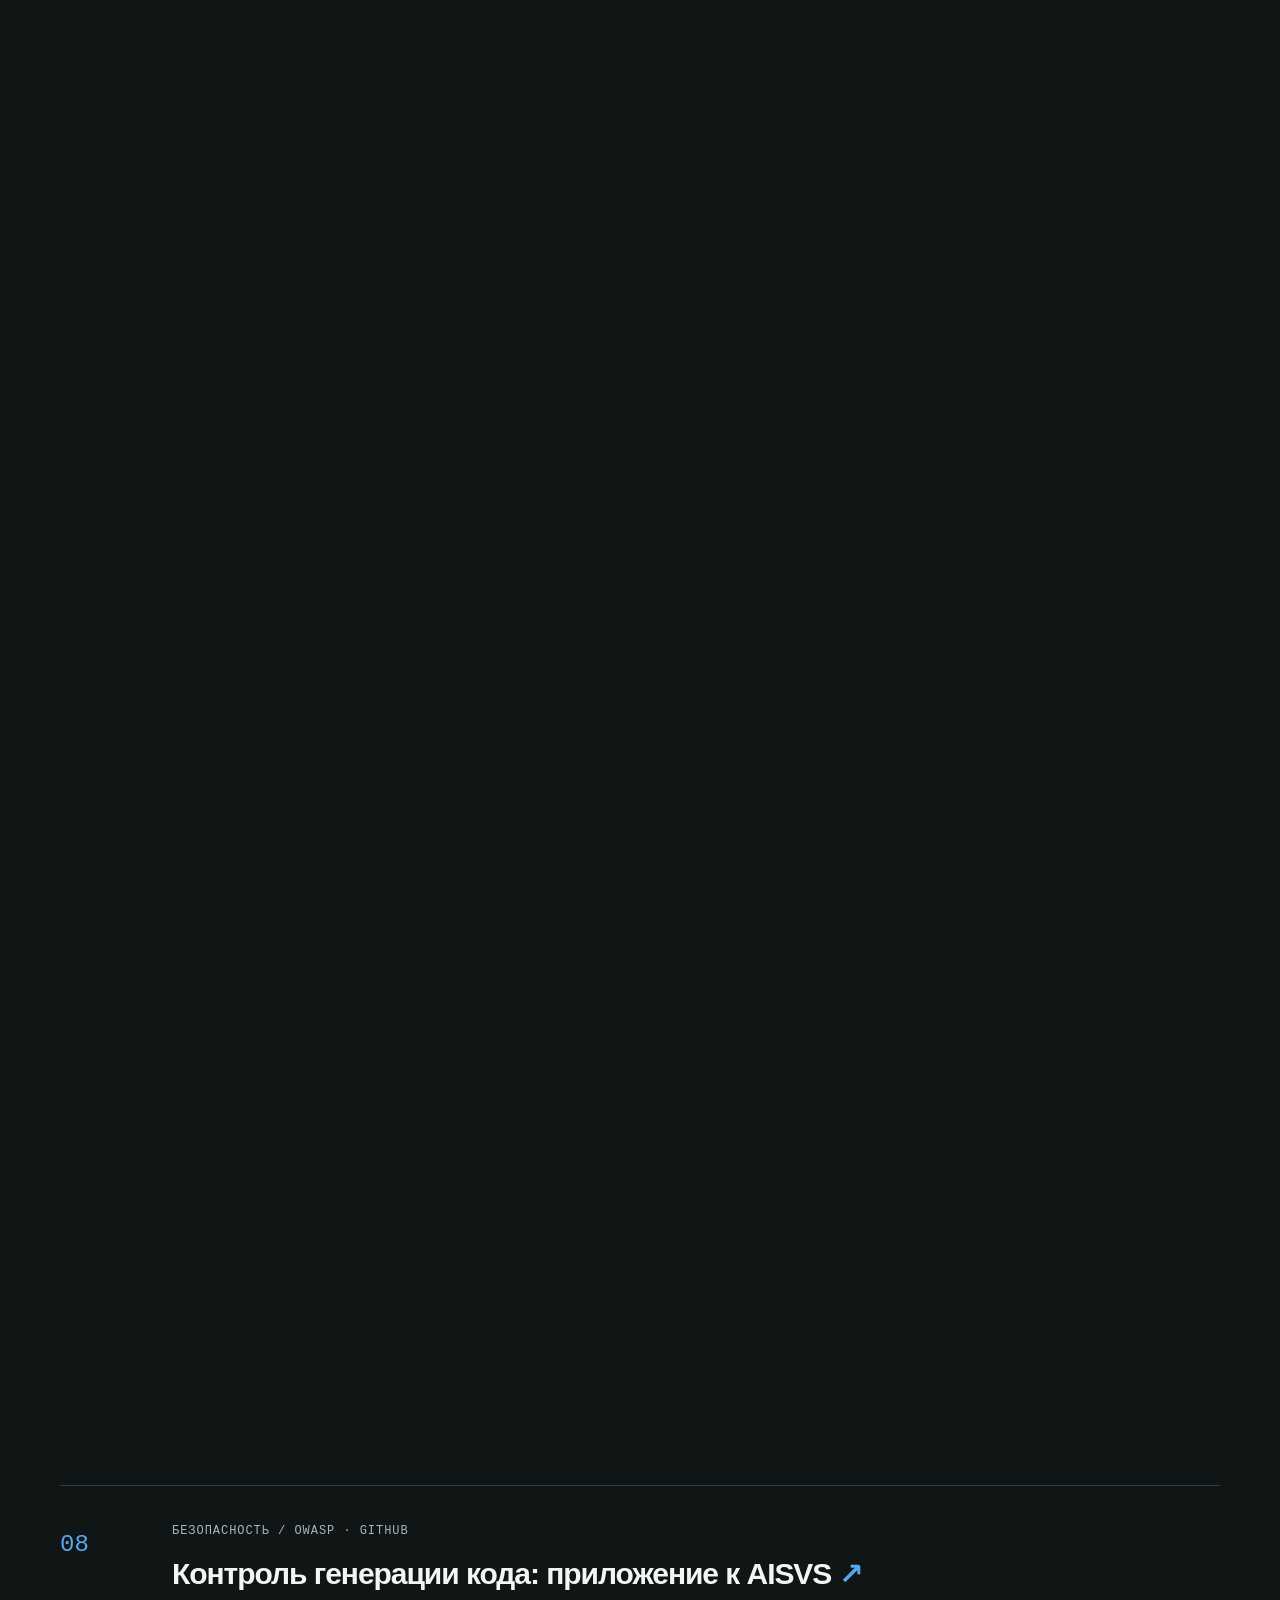
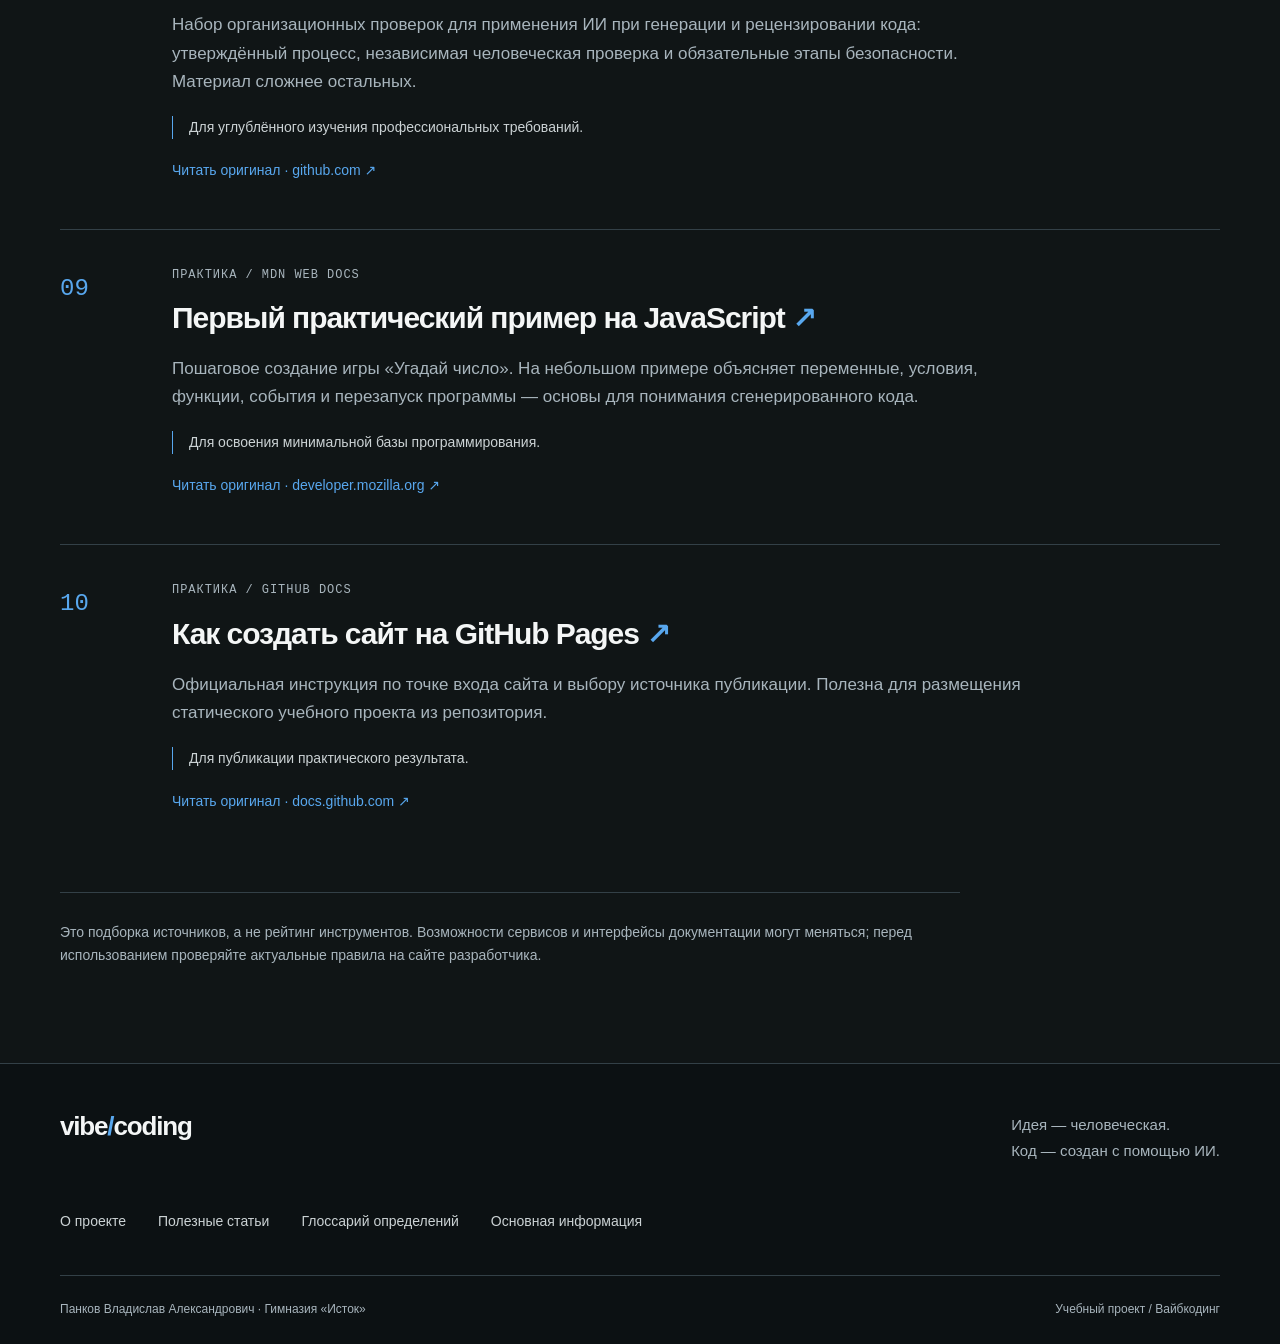
<file: articles.html>
<!doctype html>
<html lang="ru"><head><meta charset="utf-8"><meta name="viewport" content="width=device-width,initial-scale=1"><meta name="theme-color" content="#101516"><meta name="description" content="10 полезных материалов о вайбкодинге, запросах к ИИ, проверке и безопасности кода, JavaScript и GitHub Pages."><title>Полезные статьи — Вайбкодинг · Гимназия «Исток»</title><link rel="icon" href="assets/favicon.svg" type="image/svg+xml"><link rel="stylesheet" href="assets/styles.css"><script src="assets/main.js" defer></script></head>
<body><a class="skip-link" href="#main">Перейти к содержанию</a><div class="reading-progress" aria-hidden="true"></div>
<header class="header"><div class="header-inner"><button class="menu-button" id="open-menu" aria-label="Открыть меню сайта" aria-haspopup="dialog" aria-controls="site-menu" aria-expanded="false" hidden><span class="hamburger" aria-hidden="true"><i></i><i></i></span><span>Меню</span></button><a class="brand" href="index.html">vibe<span class="accent">/</span>coding<span class="brand-caption">Учебный проект</span></a><a class="school" href="about.html"><span>ГИМНАЗИЯ<br>«ИСТОК»</span><img src="assets/images/istok-logo.png" width="37" height="52" alt="Эмблема гимназии «Исток»"></a></div></header>
<dialog id="site-menu" class="site-menu" aria-labelledby="menu-title"><div class="menu-top"><span class="eyebrow" id="menu-title">Навигация по проекту</span><button class="close-button" id="close-menu" aria-label="Закрыть меню">×</button></div><p class="menu-heading">От идеи<br>к результату<span class="accent">.</span></p><nav aria-label="Основная навигация"><a href="index.html"><span class="mono">00</span>Главная<span aria-hidden="true">↗</span></a><a href="about.html"><span class="mono">01</span>О проекте<span aria-hidden="true">↗</span></a><a href="articles.html" aria-current="page"><span class="mono">02</span>Полезные статьи<span aria-hidden="true">↗</span></a><a href="glossary.html"><span class="mono">03</span>Глоссарий определений<span aria-hidden="true">↗</span></a><a href="information.html"><span class="mono">04</span>Основная информация<span aria-hidden="true">↗</span></a></nav><p class="menu-note">ИИ создаёт код.<br>Человек задаёт направление и проверяет результат.</p><span class="eyebrow">Гимназия «Исток» / учебный проект</span></dialog>
<noscript><nav class="nojs-nav" aria-label="Навигация без JavaScript"><a href="about.html">О проекте</a><a href="articles.html">Полезные статьи</a><a href="glossary.html">Глоссарий определений</a><a href="information.html">Основная информация</a><a href="index.html">Главная</a></nav></noscript>
<main id="main"><section class="page-intro"><div class="container"><p class="eyebrow">02 / Исследование и практика</p><h1>Полезные статьи</h1><p class="lead">10 материалов для осмысленной работы с ИИ: понятие, запросы, проверка, безопасность и практика.</p></div></section><section class="container section-top"><div class="reading-guide reveal"><span class="eyebrow">Маршрут чтения</span><p>Начните с материалов 01–02, затем изучите запросы и проверки. Перед публикацией прочитайте о безопасности и GitHub Pages.</p><span class="muted">Материалы преимущественно на английском. Названия и аннотации на сайте — на русском.</span></div><div class="filters" role="group" aria-label="Фильтр статей по теме"><button class="filter-button" data-filter="Все" aria-pressed="true">Все</button><button class="filter-button" data-filter="Понятие" aria-pressed="false">Понятие</button><button class="filter-button" data-filter="Запросы" aria-pressed="false">Запросы</button><button class="filter-button" data-filter="Проверка" aria-pressed="false">Проверка</button><button class="filter-button" data-filter="Безопасность" aria-pressed="false">Безопасность</button><button class="filter-button" data-filter="Практика" aria-pressed="false">Практика</button></div><p id="article-count" class="result-count" role="status" aria-live="polite">Показано материалов: 10</p><div class="article-list"><article class="article-card reveal" data-category="Понятие"><span class="article-number mono">01</span><div><p class="eyebrow">Понятие / Andrej Karpathy · цитата у Simon Willison</p><h2><a href="https://simonwillison.net/2025/Feb/6/andrej-karpathy" target="_blank" rel="noopener noreferrer">Первоисточник термина «vibe coding» <span class="accent" aria-hidden="true">↗</span></a></h2><p>Описание исходного подхода: говорить модели, что изменить, запускать результат и почти не читать код. Помогает понять происхождение термина и контекст небольших экспериментальных проектов.</p><p class="article-use">Для введения и определения термина.</p><a class="source" href="https://simonwillison.net/2025/Feb/6/andrej-karpathy" target="_blank" rel="noopener noreferrer">Читать оригинал · simonwillison.net ↗<span class="sr-only"> (в новой вкладке)</span></a></div></article><article class="article-card reveal" data-category="Понятие"><span class="article-number mono">02</span><div><p class="eyebrow">Понятие / Simon Willison</p><h2><a href="https://simonwillison.net/2025/Mar/19/vibe-coding/" target="_blank" rel="noopener noreferrer">Не вся разработка с ИИ — вайбкодинг <span class="accent" aria-hidden="true">↗</span></a></h2><p>Статья объясняет различие между слепым принятием сгенерированного кода и ответственным использованием ИИ. Отдельно рассматривает риски секретов, приватности и платных API.</p><p class="article-use">Для раздела об ограничениях и роли человека.</p><a class="source" href="https://simonwillison.net/2025/Mar/19/vibe-coding/" target="_blank" rel="noopener noreferrer">Читать оригинал · simonwillison.net ↗<span class="sr-only"> (в новой вкладке)</span></a></div></article><article class="article-card reveal" data-category="Запросы"><span class="article-number mono">03</span><div><p class="eyebrow">Запросы / OpenAI Help Center</p><h2><a href="https://help.openai.com/en/articles/6654000-prompt-engineering-guide" target="_blank" rel="noopener noreferrer">Как давать ИИ ясные инструкции <span class="accent" aria-hidden="true">↗</span></a></h2><p>Рекомендации по структуре запроса: конкретная задача, разделение инструкции и контекста, явное описание желаемого формата. Принципы можно применять и к учебным запросам на генерацию кода.</p><p class="article-use">Для составления и улучшения промптов.</p><a class="source" href="https://help.openai.com/en/articles/6654000-prompt-engineering-guide" target="_blank" rel="noopener noreferrer">Читать оригинал · help.openai.com ↗<span class="sr-only"> (в новой вкладке)</span></a></div></article><article class="article-card reveal" data-category="Запросы"><span class="article-number mono">04</span><div><p class="eyebrow">Запросы / Anthropic / Claude Code Docs</p><h2><a href="https://www.anthropic.com/engineering/claude-code-best-practices" target="_blank" rel="noopener noreferrer">Практики работы с Claude Code <span class="accent" aria-hidden="true">↗</span></a></h2><p>Практическое руководство по работе с агентом: задавать конкретный контекст, учитывать ограниченность контекстного окна и выстраивать проверяемый процесс. Полезно даже при выборе другого ИИ-инструмента.</p><p class="article-use">Для планирования итераций и управления контекстом.</p><a class="source" href="https://www.anthropic.com/engineering/claude-code-best-practices" target="_blank" rel="noopener noreferrer">Читать оригинал · www.anthropic.com ↗<span class="sr-only"> (в новой вкладке)</span></a></div></article><article class="article-card reveal" data-category="Проверка"><span class="article-number mono">05</span><div><p class="eyebrow">Проверка / GitHub Docs</p><h2><a href="https://docs.github.com/en/copilot/responsible-use-of-github-copilot-features" target="_blank" rel="noopener noreferrer">Ответственное использование GitHub Copilot <span class="accent" aria-hidden="true">↗</span></a></h2><p>Официальный навигатор по назначению, возможностям и ограничениям чата, подсказок и агентных функций Copilot. Это отправная точка для изучения правил применения конкретного инструмента.</p><p class="article-use">Для изучения ограничений ИИ-помощника.</p><a class="source" href="https://docs.github.com/en/copilot/responsible-use-of-github-copilot-features" target="_blank" rel="noopener noreferrer">Читать оригинал · docs.github.com ↗<span class="sr-only"> (в новой вкладке)</span></a></div></article><article class="article-card reveal" data-category="Проверка"><span class="article-number mono">06</span><div><p class="eyebrow">Проверка / GitHub Docs</p><h2><a href="https://docs.github.com/en/copilot/how-tos/use-copilot-agents/use-code-review" target="_blank" rel="noopener noreferrer">Проверка кода с помощью Copilot <span class="accent" aria-hidden="true">↗</span></a></h2><p>Инструкция по запросу ИИ-рецензии, чтению комментариев и применению предложенных изменений. Показывает, что проверка кода — отдельный этап работы, а не автоматическое следствие генерации.</p><p class="article-use">Для организации дополнительной проверки изменений.</p><a class="source" href="https://docs.github.com/en/copilot/how-tos/use-copilot-agents/use-code-review" target="_blank" rel="noopener noreferrer">Читать оригинал · docs.github.com ↗<span class="sr-only"> (в новой вкладке)</span></a></div></article><article class="article-card reveal" data-category="Безопасность"><span class="article-number mono">07</span><div><p class="eyebrow">Безопасность / OWASP Cheat Sheet Series</p><h2><a href="https://cheatsheetseries.owasp.org/cheatsheets/Secure_Coding_with_AI_Cheat_Sheet.html" target="_blank" rel="noopener noreferrer">Безопасное программирование с ИИ <span class="accent" aria-hidden="true">↗</span></a></h2><p>Подробные рекомендации по защите секретов, контролю контекста и ограничению прав агентов. Объясняет, почему нельзя автоматически доверять командам и изменениям, предложенным моделью.</p><p class="article-use">Для чек-листа безопасности и работы с агентами.</p><a class="source" href="https://cheatsheetseries.owasp.org/cheatsheets/Secure_Coding_with_AI_Cheat_Sheet.html" target="_blank" rel="noopener noreferrer">Читать оригинал · cheatsheetseries.owasp.org ↗<span class="sr-only"> (в новой вкладке)</span></a></div></article><article class="article-card reveal" data-category="Безопасность"><span class="article-number mono">08</span><div><p class="eyebrow">Безопасность / OWASP · GitHub</p><h2><a href="https://github.com/OWASP/AISVS/blob/main/1.0/en/0x92-Appendix-C_AI_for_Code_Generation.md" target="_blank" rel="noopener noreferrer">Контроль генерации кода: приложение к AISVS <span class="accent" aria-hidden="true">↗</span></a></h2><p>Набор организационных проверок для применения ИИ при генерации и рецензировании кода: утверждённый процесс, независимая человеческая проверка и обязательные этапы безопасности. Материал сложнее остальных.</p><p class="article-use">Для углублённого изучения профессиональных требований.</p><a class="source" href="https://github.com/OWASP/AISVS/blob/main/1.0/en/0x92-Appendix-C_AI_for_Code_Generation.md" target="_blank" rel="noopener noreferrer">Читать оригинал · github.com ↗<span class="sr-only"> (в новой вкладке)</span></a></div></article><article class="article-card reveal" data-category="Практика"><span class="article-number mono">09</span><div><p class="eyebrow">Практика / MDN Web Docs</p><h2><a href="https://developer.mozilla.org/en-US/docs/Learn_web_development/Core/Scripting/A_first_splash" target="_blank" rel="noopener noreferrer">Первый практический пример на JavaScript <span class="accent" aria-hidden="true">↗</span></a></h2><p>Пошаговое создание игры «Угадай число». На небольшом примере объясняет переменные, условия, функции, события и перезапуск программы — основы для понимания сгенерированного кода.</p><p class="article-use">Для освоения минимальной базы программирования.</p><a class="source" href="https://developer.mozilla.org/en-US/docs/Learn_web_development/Core/Scripting/A_first_splash" target="_blank" rel="noopener noreferrer">Читать оригинал · developer.mozilla.org ↗<span class="sr-only"> (в новой вкладке)</span></a></div></article><article class="article-card reveal" data-category="Практика"><span class="article-number mono">10</span><div><p class="eyebrow">Практика / GitHub Docs</p><h2><a href="https://docs.github.com/en/pages/getting-started-with-github-pages/creating-a-github-pages-site" target="_blank" rel="noopener noreferrer">Как создать сайт на GitHub Pages <span class="accent" aria-hidden="true">↗</span></a></h2><p>Официальная инструкция по точке входа сайта и выбору источника публикации. Полезна для размещения статического учебного проекта из репозитория.</p><p class="article-use">Для публикации практического результата.</p><a class="source" href="https://docs.github.com/en/pages/getting-started-with-github-pages/creating-a-github-pages-site" target="_blank" rel="noopener noreferrer">Читать оригинал · docs.github.com ↗<span class="sr-only"> (в новой вкладке)</span></a></div></article></div><p class="small-note">Это подборка источников, а не рейтинг инструментов. Возможности сервисов и интерфейсы документации могут меняться; перед использованием проверяйте актуальные правила на сайте разработчика.</p></section></main><footer class="footer"><div class="container"><div class="footer-top"><a class="brand" href="index.html">vibe<span class="accent">/</span>coding</a><p>Идея — человеческая.<br>Код — создан с помощью ИИ.</p></div><nav aria-label="Разделы в подвале"><a href="about.html">О проекте</a><a href="articles.html">Полезные статьи</a><a href="glossary.html">Глоссарий определений</a><a href="information.html">Основная информация</a></nav><div class="footer-bottom"><span>Панков Владислав Александрович · Гимназия «Исток»</span><span>Учебный проект / Вайбкодинг</span></div></div></footer></body></html>
</file>
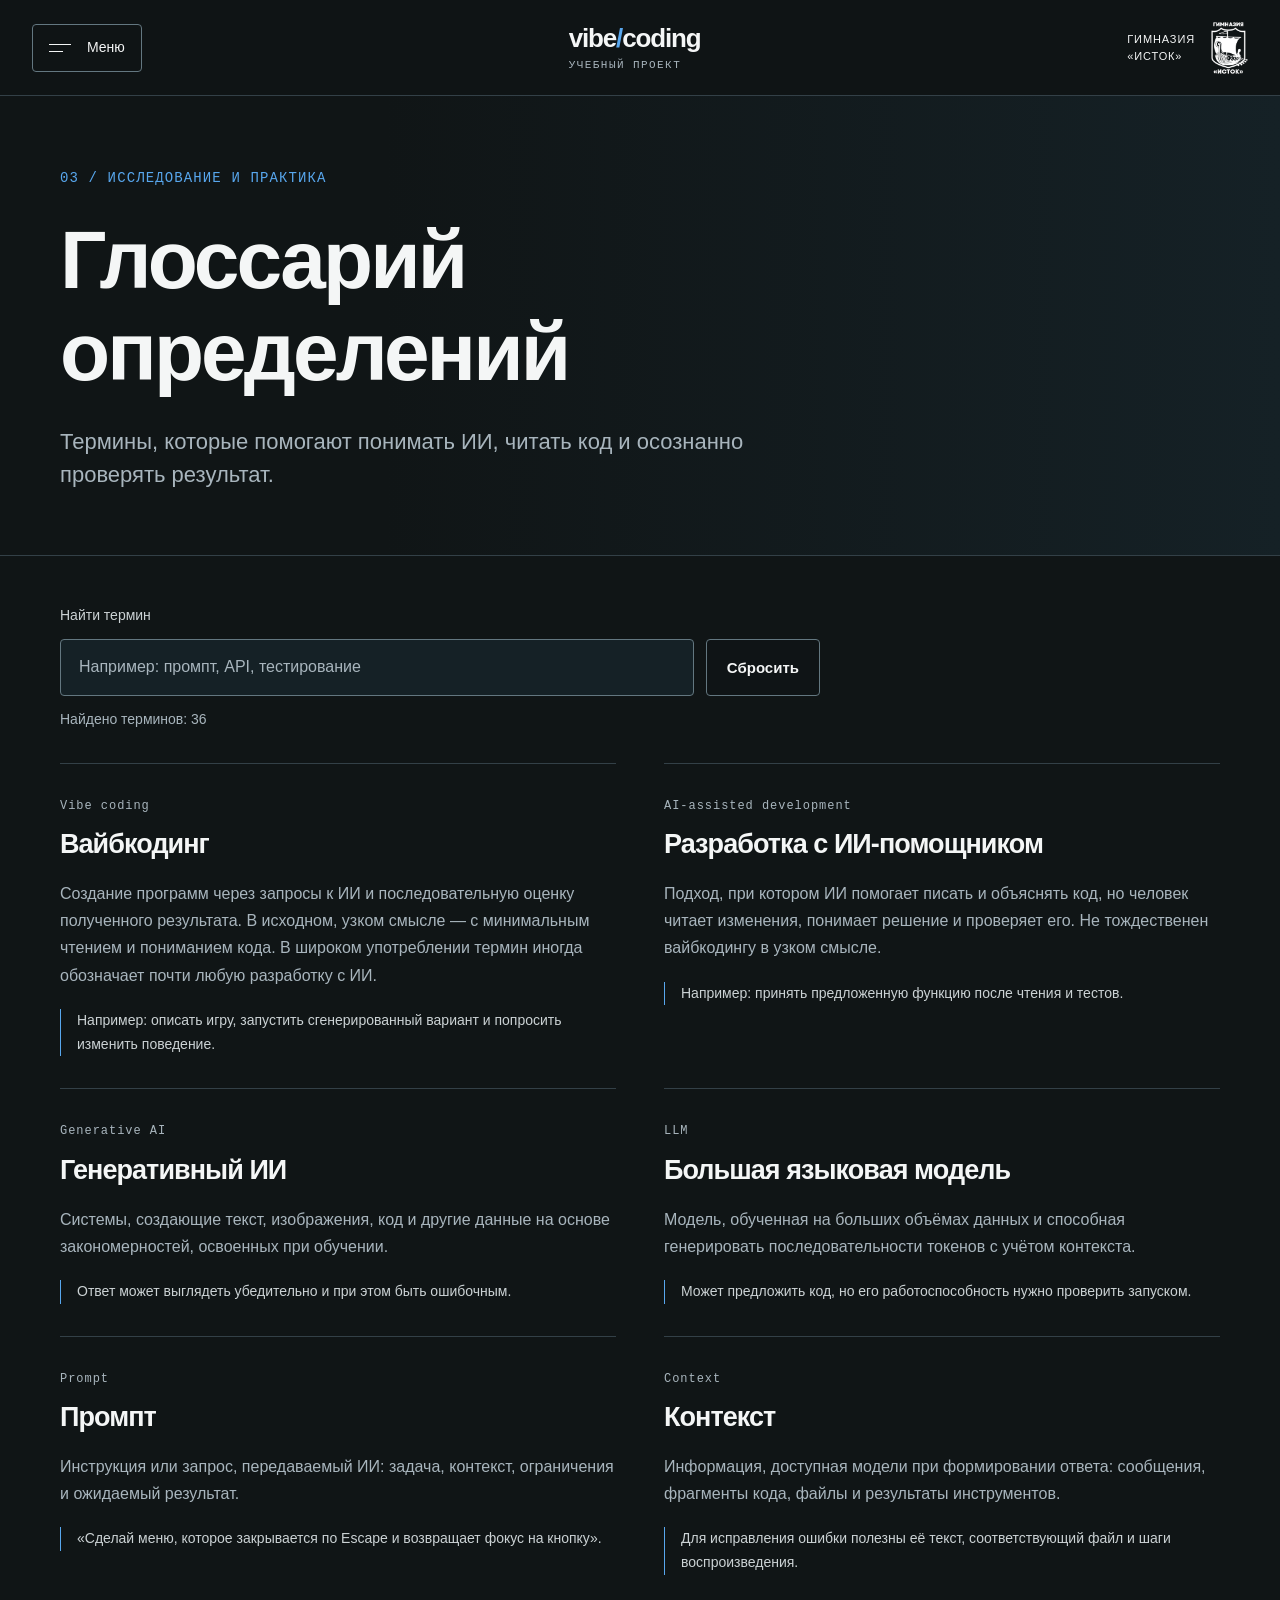
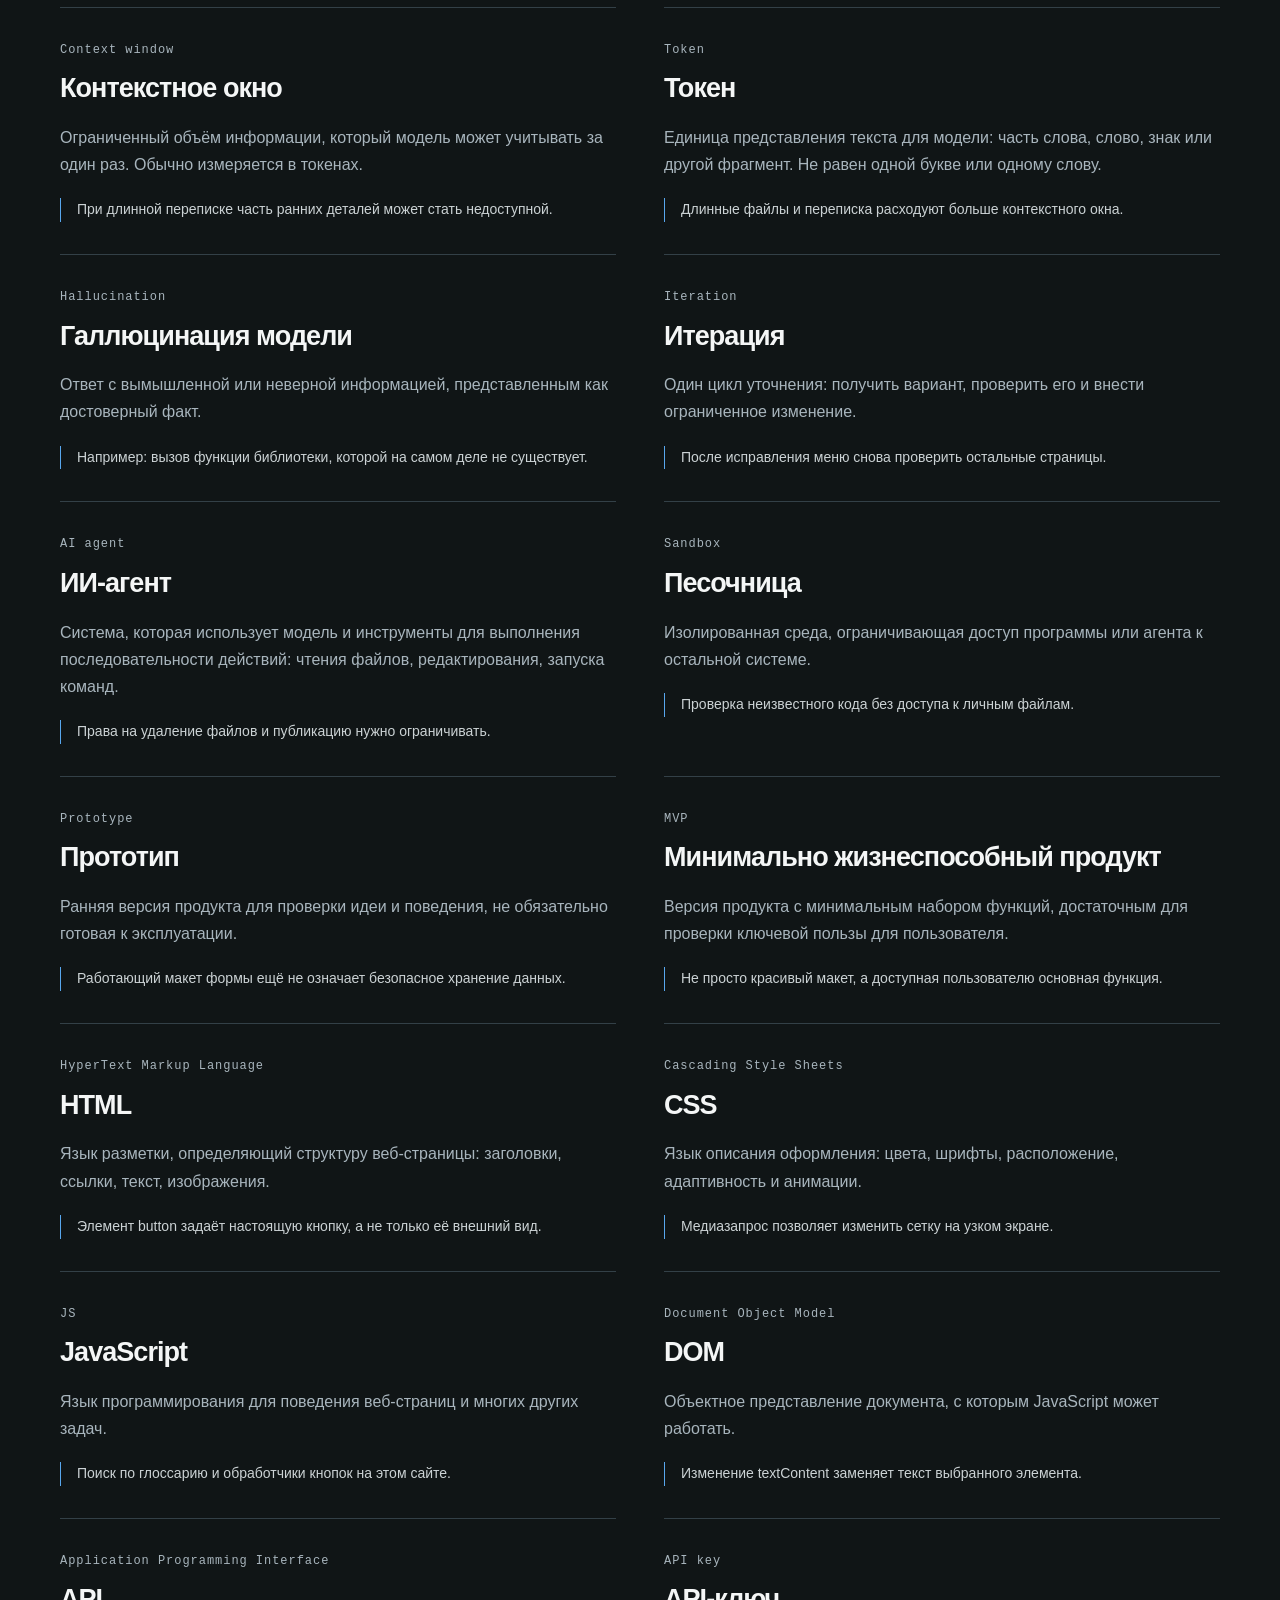
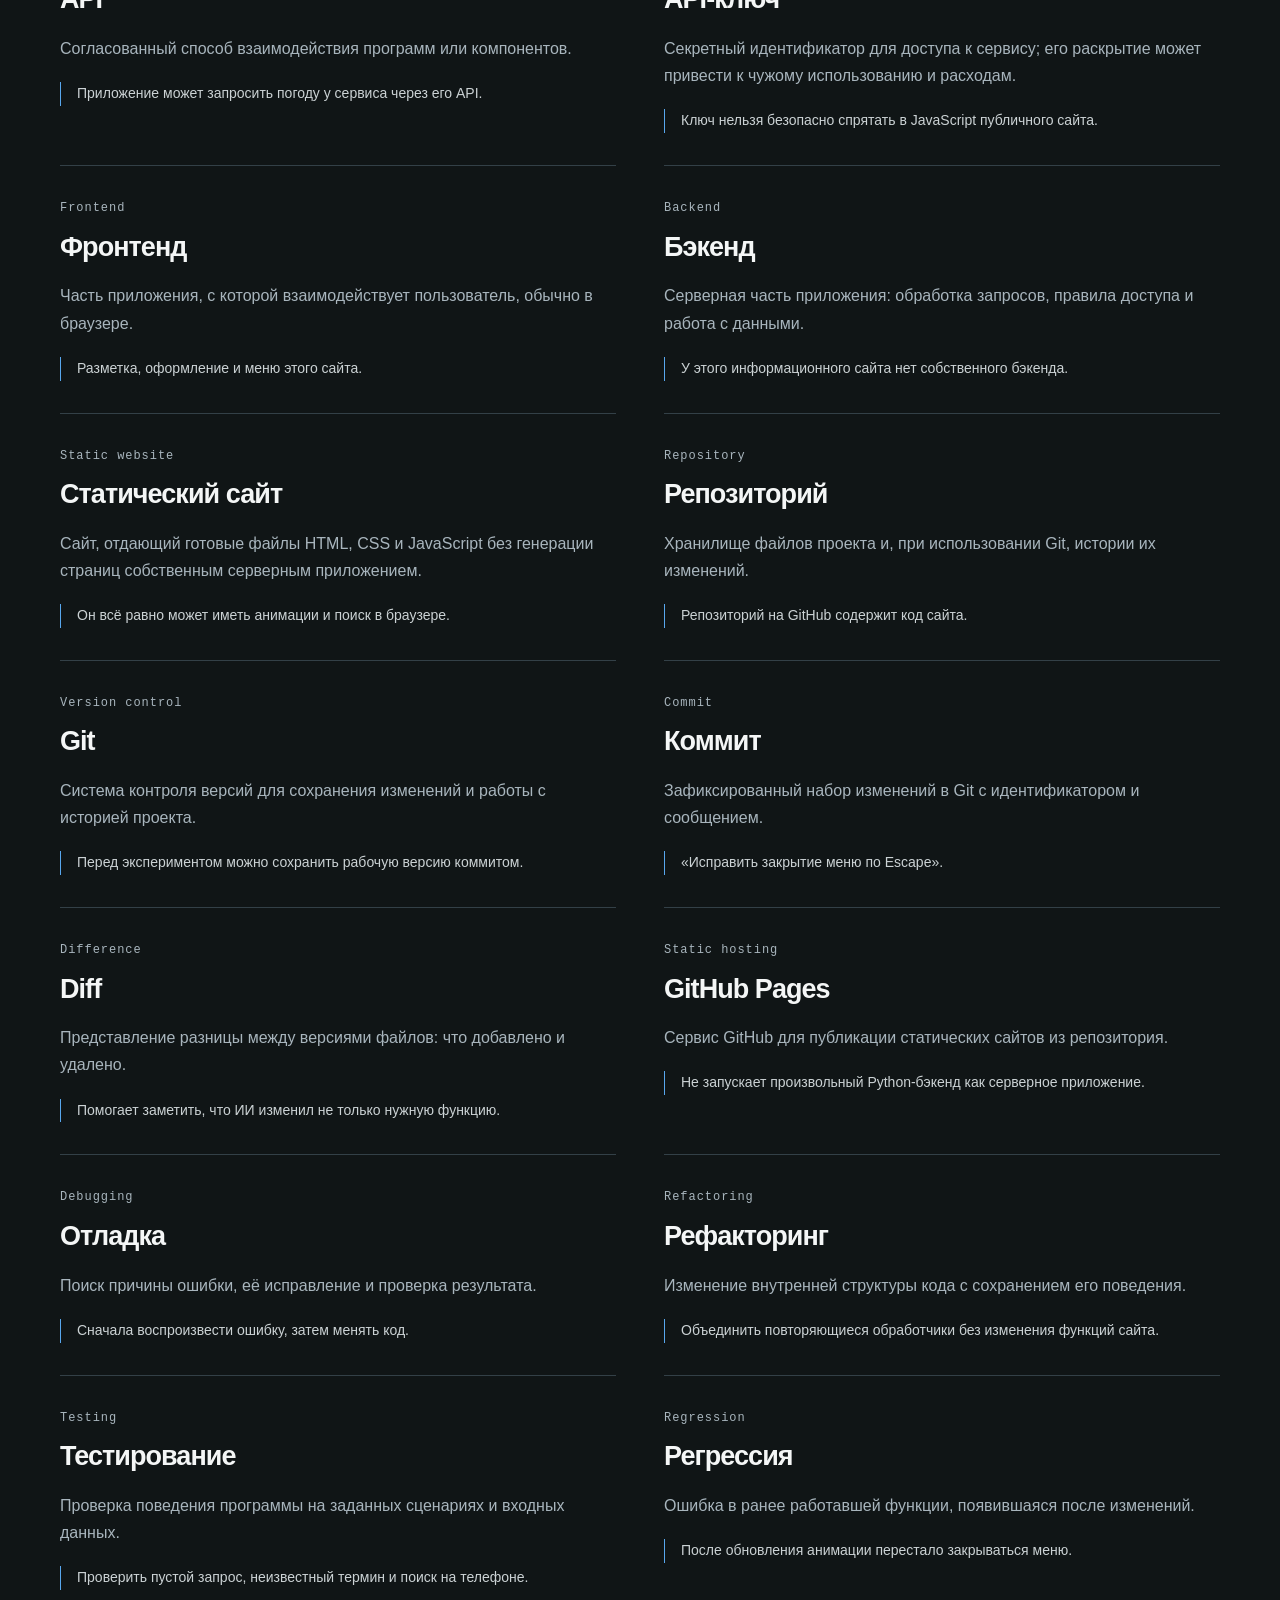
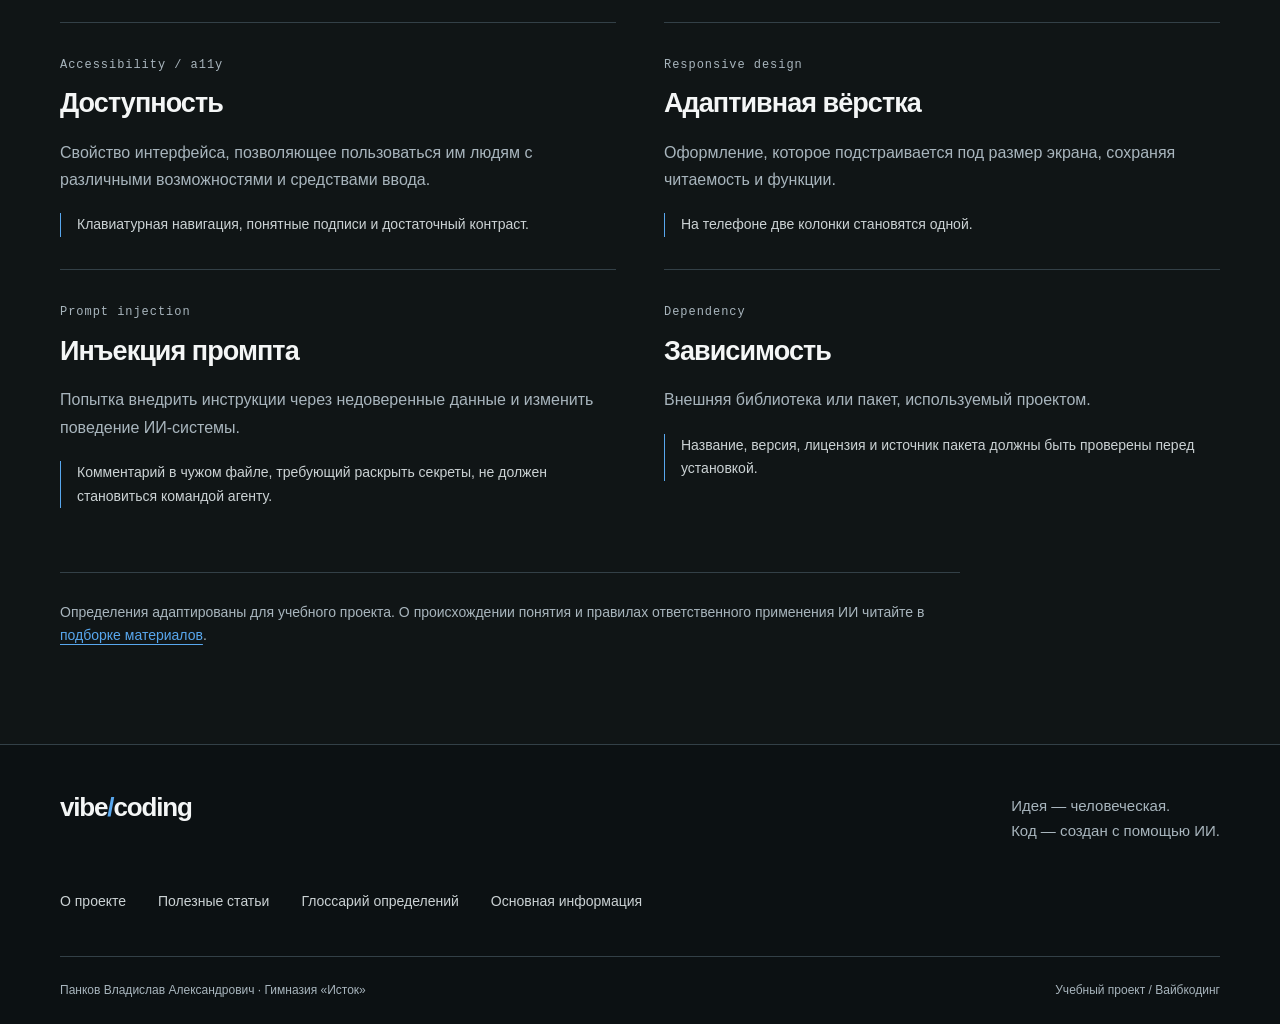
<file: glossary.html>
<!doctype html>
<html lang="ru"><head><meta charset="utf-8"><meta name="viewport" content="width=device-width,initial-scale=1"><meta name="theme-color" content="#101516"><meta name="description" content="36 терминов ИИ и программирования с понятными определениями, примерами и поиском."><title>Глоссарий определений — Вайбкодинг · Гимназия «Исток»</title><link rel="icon" href="assets/favicon.svg" type="image/svg+xml"><link rel="stylesheet" href="assets/styles.css"><script src="assets/main.js" defer></script></head>
<body><a class="skip-link" href="#main">Перейти к содержанию</a><div class="reading-progress" aria-hidden="true"></div>
<header class="header"><div class="header-inner"><button class="menu-button" id="open-menu" aria-label="Открыть меню сайта" aria-haspopup="dialog" aria-controls="site-menu" aria-expanded="false" hidden><span class="hamburger" aria-hidden="true"><i></i><i></i></span><span>Меню</span></button><a class="brand" href="index.html">vibe<span class="accent">/</span>coding<span class="brand-caption">Учебный проект</span></a><a class="school" href="about.html"><span>ГИМНАЗИЯ<br>«ИСТОК»</span><img src="assets/images/istok-logo.png" width="37" height="52" alt="Эмблема гимназии «Исток»"></a></div></header>
<dialog id="site-menu" class="site-menu" aria-labelledby="menu-title"><div class="menu-top"><span class="eyebrow" id="menu-title">Навигация по проекту</span><button class="close-button" id="close-menu" aria-label="Закрыть меню">×</button></div><p class="menu-heading">От идеи<br>к результату<span class="accent">.</span></p><nav aria-label="Основная навигация"><a href="index.html"><span class="mono">00</span>Главная<span aria-hidden="true">↗</span></a><a href="about.html"><span class="mono">01</span>О проекте<span aria-hidden="true">↗</span></a><a href="articles.html"><span class="mono">02</span>Полезные статьи<span aria-hidden="true">↗</span></a><a href="glossary.html" aria-current="page"><span class="mono">03</span>Глоссарий определений<span aria-hidden="true">↗</span></a><a href="information.html"><span class="mono">04</span>Основная информация<span aria-hidden="true">↗</span></a></nav><p class="menu-note">ИИ создаёт код.<br>Человек задаёт направление и проверяет результат.</p><span class="eyebrow">Гимназия «Исток» / учебный проект</span></dialog>
<noscript><nav class="nojs-nav" aria-label="Навигация без JavaScript"><a href="about.html">О проекте</a><a href="articles.html">Полезные статьи</a><a href="glossary.html">Глоссарий определений</a><a href="information.html">Основная информация</a><a href="index.html">Главная</a></nav></noscript>
<main id="main"><section class="page-intro"><div class="container"><p class="eyebrow">03 / Исследование и практика</p><h1>Глоссарий<br>определений</h1><p class="lead">Термины, которые помогают понимать ИИ, читать код и осознанно проверять результат.</p></div></section><section class="container section-top"><div class="search-block"><label for="term-search">Найти термин</label><div class="search-row"><input type="search" id="term-search" placeholder="Например: промпт, API, тестирование" autocomplete="off" aria-controls="term-list"><button class="button secondary" id="clear-search">Сбросить</button></div><p class="result-count" id="term-count" role="status" aria-live="polite">Найдено терминов: 36</p></div><div class="glossary-grid" id="term-list"><article class="term-card reveal" data-search="Вайбкодинг Vibe coding Создание программ через запросы к ИИ и последовательную оценку полученного результата. В исходном, узком смысле — с минимальным чтением и пониманием кода. В широком употреблении термин иногда обозначает почти любую разработку с ИИ. Например: описать игру, запустить сгенерированный вариант и попросить изменить поведение."><p class="eyebrow">Vibe coding</p><h2>Вайбкодинг</h2><p>Создание программ через запросы к ИИ и последовательную оценку полученного результата. В исходном, узком смысле — с минимальным чтением и пониманием кода. В широком употреблении термин иногда обозначает почти любую разработку с ИИ.</p><p class="term-example">Например: описать игру, запустить сгенерированный вариант и попросить изменить поведение.</p></article><article class="term-card reveal" data-search="Разработка с ИИ-помощником AI-assisted development Подход, при котором ИИ помогает писать и объяснять код, но человек читает изменения, понимает решение и проверяет его. Не тождественен вайбкодингу в узком смысле. Например: принять предложенную функцию после чтения и тестов."><p class="eyebrow">AI-assisted development</p><h2>Разработка с ИИ-помощником</h2><p>Подход, при котором ИИ помогает писать и объяснять код, но человек читает изменения, понимает решение и проверяет его. Не тождественен вайбкодингу в узком смысле.</p><p class="term-example">Например: принять предложенную функцию после чтения и тестов.</p></article><article class="term-card reveal" data-search="Генеративный ИИ Generative AI Системы, создающие текст, изображения, код и другие данные на основе закономерностей, освоенных при обучении. Ответ может выглядеть убедительно и при этом быть ошибочным."><p class="eyebrow">Generative AI</p><h2>Генеративный ИИ</h2><p>Системы, создающие текст, изображения, код и другие данные на основе закономерностей, освоенных при обучении.</p><p class="term-example">Ответ может выглядеть убедительно и при этом быть ошибочным.</p></article><article class="term-card reveal" data-search="Большая языковая модель LLM Модель, обученная на больших объёмах данных и способная генерировать последовательности токенов с учётом контекста. Может предложить код, но его работоспособность нужно проверить запуском."><p class="eyebrow">LLM</p><h2>Большая языковая модель</h2><p>Модель, обученная на больших объёмах данных и способная генерировать последовательности токенов с учётом контекста.</p><p class="term-example">Может предложить код, но его работоспособность нужно проверить запуском.</p></article><article class="term-card reveal" data-search="Промпт Prompt Инструкция или запрос, передаваемый ИИ: задача, контекст, ограничения и ожидаемый результат. «Сделай меню, которое закрывается по Escape и возвращает фокус на кнопку». "><p class="eyebrow">Prompt</p><h2>Промпт</h2><p>Инструкция или запрос, передаваемый ИИ: задача, контекст, ограничения и ожидаемый результат.</p><p class="term-example">«Сделай меню, которое закрывается по Escape и возвращает фокус на кнопку». </p></article><article class="term-card reveal" data-search="Контекст Context Информация, доступная модели при формировании ответа: сообщения, фрагменты кода, файлы и результаты инструментов. Для исправления ошибки полезны её текст, соответствующий файл и шаги воспроизведения."><p class="eyebrow">Context</p><h2>Контекст</h2><p>Информация, доступная модели при формировании ответа: сообщения, фрагменты кода, файлы и результаты инструментов.</p><p class="term-example">Для исправления ошибки полезны её текст, соответствующий файл и шаги воспроизведения.</p></article><article class="term-card reveal" data-search="Контекстное окно Context window Ограниченный объём информации, который модель может учитывать за один раз. Обычно измеряется в токенах. При длинной переписке часть ранних деталей может стать недоступной."><p class="eyebrow">Context window</p><h2>Контекстное окно</h2><p>Ограниченный объём информации, который модель может учитывать за один раз. Обычно измеряется в токенах.</p><p class="term-example">При длинной переписке часть ранних деталей может стать недоступной.</p></article><article class="term-card reveal" data-search="Токен Token Единица представления текста для модели: часть слова, слово, знак или другой фрагмент. Не равен одной букве или одному слову. Длинные файлы и переписка расходуют больше контекстного окна."><p class="eyebrow">Token</p><h2>Токен</h2><p>Единица представления текста для модели: часть слова, слово, знак или другой фрагмент. Не равен одной букве или одному слову.</p><p class="term-example">Длинные файлы и переписка расходуют больше контекстного окна.</p></article><article class="term-card reveal" data-search="Галлюцинация модели Hallucination Ответ с вымышленной или неверной информацией, представленным как достоверный факт. Например: вызов функции библиотеки, которой на самом деле не существует."><p class="eyebrow">Hallucination</p><h2>Галлюцинация модели</h2><p>Ответ с вымышленной или неверной информацией, представленным как достоверный факт.</p><p class="term-example">Например: вызов функции библиотеки, которой на самом деле не существует.</p></article><article class="term-card reveal" data-search="Итерация Iteration Один цикл уточнения: получить вариант, проверить его и внести ограниченное изменение. После исправления меню снова проверить остальные страницы."><p class="eyebrow">Iteration</p><h2>Итерация</h2><p>Один цикл уточнения: получить вариант, проверить его и внести ограниченное изменение.</p><p class="term-example">После исправления меню снова проверить остальные страницы.</p></article><article class="term-card reveal" data-search="ИИ-агент AI agent Система, которая использует модель и инструменты для выполнения последовательности действий: чтения файлов, редактирования, запуска команд. Права на удаление файлов и публикацию нужно ограничивать."><p class="eyebrow">AI agent</p><h2>ИИ-агент</h2><p>Система, которая использует модель и инструменты для выполнения последовательности действий: чтения файлов, редактирования, запуска команд.</p><p class="term-example">Права на удаление файлов и публикацию нужно ограничивать.</p></article><article class="term-card reveal" data-search="Песочница Sandbox Изолированная среда, ограничивающая доступ программы или агента к остальной системе. Проверка неизвестного кода без доступа к личным файлам."><p class="eyebrow">Sandbox</p><h2>Песочница</h2><p>Изолированная среда, ограничивающая доступ программы или агента к остальной системе.</p><p class="term-example">Проверка неизвестного кода без доступа к личным файлам.</p></article><article class="term-card reveal" data-search="Прототип Prototype Ранняя версия продукта для проверки идеи и поведения, не обязательно готовая к эксплуатации. Работающий макет формы ещё не означает безопасное хранение данных."><p class="eyebrow">Prototype</p><h2>Прототип</h2><p>Ранняя версия продукта для проверки идеи и поведения, не обязательно готовая к эксплуатации.</p><p class="term-example">Работающий макет формы ещё не означает безопасное хранение данных.</p></article><article class="term-card reveal" data-search="Минимально жизнеспособный продукт MVP Версия продукта с минимальным набором функций, достаточным для проверки ключевой пользы для пользователя. Не просто красивый макет, а доступная пользователю основная функция."><p class="eyebrow">MVP</p><h2>Минимально жизнеспособный продукт</h2><p>Версия продукта с минимальным набором функций, достаточным для проверки ключевой пользы для пользователя.</p><p class="term-example">Не просто красивый макет, а доступная пользователю основная функция.</p></article><article class="term-card reveal" data-search="HTML HyperText Markup Language Язык разметки, определяющий структуру веб-страницы: заголовки, ссылки, текст, изображения. Элемент button задаёт настоящую кнопку, а не только её внешний вид."><p class="eyebrow">HyperText Markup Language</p><h2>HTML</h2><p>Язык разметки, определяющий структуру веб-страницы: заголовки, ссылки, текст, изображения.</p><p class="term-example">Элемент button задаёт настоящую кнопку, а не только её внешний вид.</p></article><article class="term-card reveal" data-search="CSS Cascading Style Sheets Язык описания оформления: цвета, шрифты, расположение, адаптивность и анимации. Медиазапрос позволяет изменить сетку на узком экране."><p class="eyebrow">Cascading Style Sheets</p><h2>CSS</h2><p>Язык описания оформления: цвета, шрифты, расположение, адаптивность и анимации.</p><p class="term-example">Медиазапрос позволяет изменить сетку на узком экране.</p></article><article class="term-card reveal" data-search="JavaScript JS Язык программирования для поведения веб-страниц и многих других задач. Поиск по глоссарию и обработчики кнопок на этом сайте."><p class="eyebrow">JS</p><h2>JavaScript</h2><p>Язык программирования для поведения веб-страниц и многих других задач.</p><p class="term-example">Поиск по глоссарию и обработчики кнопок на этом сайте.</p></article><article class="term-card reveal" data-search="DOM Document Object Model Объектное представление документа, с которым JavaScript может работать. Изменение textContent заменяет текст выбранного элемента."><p class="eyebrow">Document Object Model</p><h2>DOM</h2><p>Объектное представление документа, с которым JavaScript может работать.</p><p class="term-example">Изменение textContent заменяет текст выбранного элемента.</p></article><article class="term-card reveal" data-search="API Application Programming Interface Согласованный способ взаимодействия программ или компонентов. Приложение может запросить погоду у сервиса через его API."><p class="eyebrow">Application Programming Interface</p><h2>API</h2><p>Согласованный способ взаимодействия программ или компонентов.</p><p class="term-example">Приложение может запросить погоду у сервиса через его API.</p></article><article class="term-card reveal" data-search="API-ключ API key Секретный идентификатор для доступа к сервису; его раскрытие может привести к чужому использованию и расходам. Ключ нельзя безопасно спрятать в JavaScript публичного сайта."><p class="eyebrow">API key</p><h2>API-ключ</h2><p>Секретный идентификатор для доступа к сервису; его раскрытие может привести к чужому использованию и расходам.</p><p class="term-example">Ключ нельзя безопасно спрятать в JavaScript публичного сайта.</p></article><article class="term-card reveal" data-search="Фронтенд Frontend Часть приложения, с которой взаимодействует пользователь, обычно в браузере. Разметка, оформление и меню этого сайта."><p class="eyebrow">Frontend</p><h2>Фронтенд</h2><p>Часть приложения, с которой взаимодействует пользователь, обычно в браузере.</p><p class="term-example">Разметка, оформление и меню этого сайта.</p></article><article class="term-card reveal" data-search="Бэкенд Backend Серверная часть приложения: обработка запросов, правила доступа и работа с данными. У этого информационного сайта нет собственного бэкенда."><p class="eyebrow">Backend</p><h2>Бэкенд</h2><p>Серверная часть приложения: обработка запросов, правила доступа и работа с данными.</p><p class="term-example">У этого информационного сайта нет собственного бэкенда.</p></article><article class="term-card reveal" data-search="Статический сайт Static website Сайт, отдающий готовые файлы HTML, CSS и JavaScript без генерации страниц собственным серверным приложением. Он всё равно может иметь анимации и поиск в браузере."><p class="eyebrow">Static website</p><h2>Статический сайт</h2><p>Сайт, отдающий готовые файлы HTML, CSS и JavaScript без генерации страниц собственным серверным приложением.</p><p class="term-example">Он всё равно может иметь анимации и поиск в браузере.</p></article><article class="term-card reveal" data-search="Репозиторий Repository Хранилище файлов проекта и, при использовании Git, истории их изменений. Репозиторий на GitHub содержит код сайта."><p class="eyebrow">Repository</p><h2>Репозиторий</h2><p>Хранилище файлов проекта и, при использовании Git, истории их изменений.</p><p class="term-example">Репозиторий на GitHub содержит код сайта.</p></article><article class="term-card reveal" data-search="Git Version control Система контроля версий для сохранения изменений и работы с историей проекта. Перед экспериментом можно сохранить рабочую версию коммитом."><p class="eyebrow">Version control</p><h2>Git</h2><p>Система контроля версий для сохранения изменений и работы с историей проекта.</p><p class="term-example">Перед экспериментом можно сохранить рабочую версию коммитом.</p></article><article class="term-card reveal" data-search="Коммит Commit Зафиксированный набор изменений в Git с идентификатором и сообщением. «Исправить закрытие меню по Escape». "><p class="eyebrow">Commit</p><h2>Коммит</h2><p>Зафиксированный набор изменений в Git с идентификатором и сообщением.</p><p class="term-example">«Исправить закрытие меню по Escape». </p></article><article class="term-card reveal" data-search="Diff Difference Представление разницы между версиями файлов: что добавлено и удалено. Помогает заметить, что ИИ изменил не только нужную функцию."><p class="eyebrow">Difference</p><h2>Diff</h2><p>Представление разницы между версиями файлов: что добавлено и удалено.</p><p class="term-example">Помогает заметить, что ИИ изменил не только нужную функцию.</p></article><article class="term-card reveal" data-search="GitHub Pages Static hosting Сервис GitHub для публикации статических сайтов из репозитория. Не запускает произвольный Python-бэкенд как серверное приложение."><p class="eyebrow">Static hosting</p><h2>GitHub Pages</h2><p>Сервис GitHub для публикации статических сайтов из репозитория.</p><p class="term-example">Не запускает произвольный Python-бэкенд как серверное приложение.</p></article><article class="term-card reveal" data-search="Отладка Debugging Поиск причины ошибки, её исправление и проверка результата. Сначала воспроизвести ошибку, затем менять код."><p class="eyebrow">Debugging</p><h2>Отладка</h2><p>Поиск причины ошибки, её исправление и проверка результата.</p><p class="term-example">Сначала воспроизвести ошибку, затем менять код.</p></article><article class="term-card reveal" data-search="Рефакторинг Refactoring Изменение внутренней структуры кода с сохранением его поведения. Объединить повторяющиеся обработчики без изменения функций сайта."><p class="eyebrow">Refactoring</p><h2>Рефакторинг</h2><p>Изменение внутренней структуры кода с сохранением его поведения.</p><p class="term-example">Объединить повторяющиеся обработчики без изменения функций сайта.</p></article><article class="term-card reveal" data-search="Тестирование Testing Проверка поведения программы на заданных сценариях и входных данных. Проверить пустой запрос, неизвестный термин и поиск на телефоне."><p class="eyebrow">Testing</p><h2>Тестирование</h2><p>Проверка поведения программы на заданных сценариях и входных данных.</p><p class="term-example">Проверить пустой запрос, неизвестный термин и поиск на телефоне.</p></article><article class="term-card reveal" data-search="Регрессия Regression Ошибка в ранее работавшей функции, появившаяся после изменений. После обновления анимации перестало закрываться меню."><p class="eyebrow">Regression</p><h2>Регрессия</h2><p>Ошибка в ранее работавшей функции, появившаяся после изменений.</p><p class="term-example">После обновления анимации перестало закрываться меню.</p></article><article class="term-card reveal" data-search="Доступность Accessibility / a11y Свойство интерфейса, позволяющее пользоваться им людям с различными возможностями и средствами ввода. Клавиатурная навигация, понятные подписи и достаточный контраст."><p class="eyebrow">Accessibility / a11y</p><h2>Доступность</h2><p>Свойство интерфейса, позволяющее пользоваться им людям с различными возможностями и средствами ввода.</p><p class="term-example">Клавиатурная навигация, понятные подписи и достаточный контраст.</p></article><article class="term-card reveal" data-search="Адаптивная вёрстка Responsive design Оформление, которое подстраивается под размер экрана, сохраняя читаемость и функции. На телефоне две колонки становятся одной."><p class="eyebrow">Responsive design</p><h2>Адаптивная вёрстка</h2><p>Оформление, которое подстраивается под размер экрана, сохраняя читаемость и функции.</p><p class="term-example">На телефоне две колонки становятся одной.</p></article><article class="term-card reveal" data-search="Инъекция промпта Prompt injection Попытка внедрить инструкции через недоверенные данные и изменить поведение ИИ-системы. Комментарий в чужом файле, требующий раскрыть секреты, не должен становиться командой агенту."><p class="eyebrow">Prompt injection</p><h2>Инъекция промпта</h2><p>Попытка внедрить инструкции через недоверенные данные и изменить поведение ИИ-системы.</p><p class="term-example">Комментарий в чужом файле, требующий раскрыть секреты, не должен становиться командой агенту.</p></article><article class="term-card reveal" data-search="Зависимость Dependency Внешняя библиотека или пакет, используемый проектом. Название, версия, лицензия и источник пакета должны быть проверены перед установкой."><p class="eyebrow">Dependency</p><h2>Зависимость</h2><p>Внешняя библиотека или пакет, используемый проектом.</p><p class="term-example">Название, версия, лицензия и источник пакета должны быть проверены перед установкой.</p></article></div><div class="empty-state" id="no-terms" hidden><h2>Термин не найден</h2><p>Попробуйте более короткое слово или английское название. Например: «код», «prompt» или «API».</p></div><p class="small-note">Определения адаптированы для учебного проекта. О происхождении понятия и правилах ответственного применения ИИ читайте в <a href="articles.html">подборке материалов</a>.</p></section></main><footer class="footer"><div class="container"><div class="footer-top"><a class="brand" href="index.html">vibe<span class="accent">/</span>coding</a><p>Идея — человеческая.<br>Код — создан с помощью ИИ.</p></div><nav aria-label="Разделы в подвале"><a href="about.html">О проекте</a><a href="articles.html">Полезные статьи</a><a href="glossary.html">Глоссарий определений</a><a href="information.html">Основная информация</a></nav><div class="footer-bottom"><span>Панков Владислав Александрович · Гимназия «Исток»</span><span>Учебный проект / Вайбкодинг</span></div></div></footer></body></html>
</file>
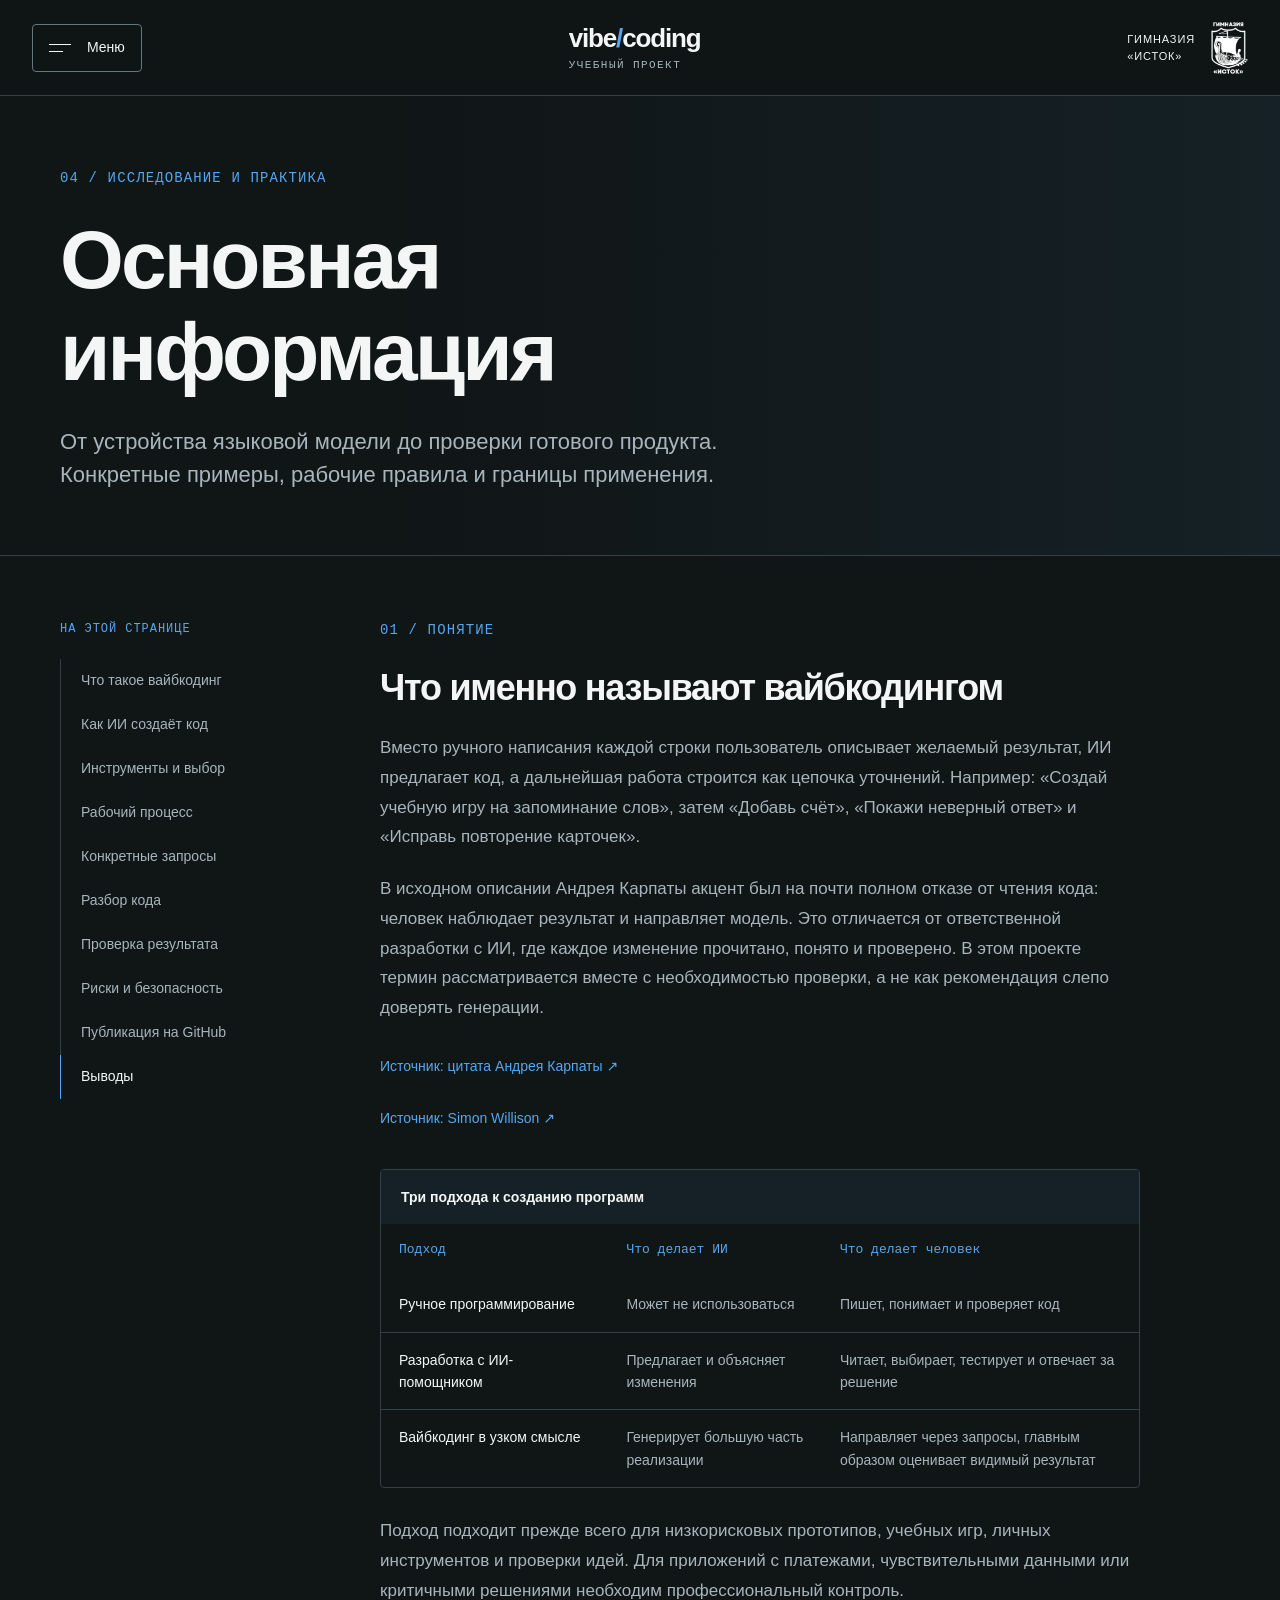
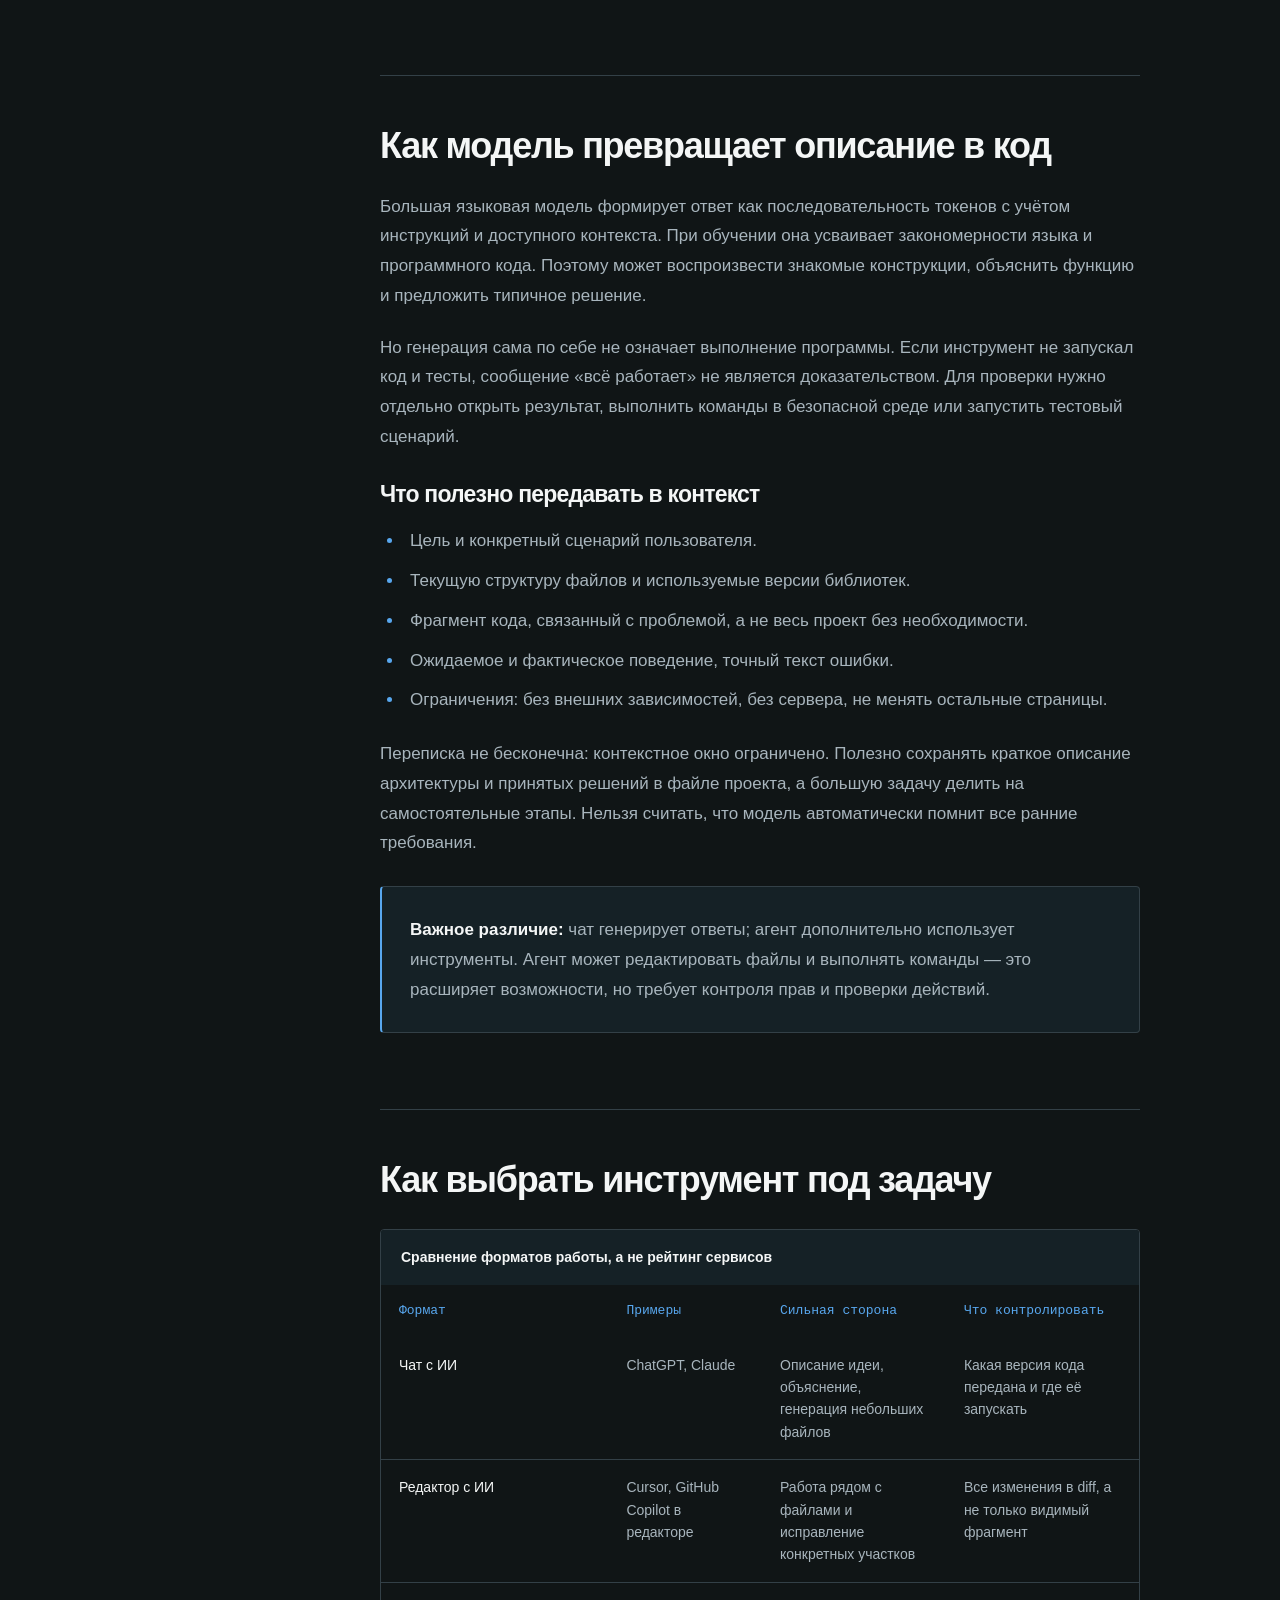
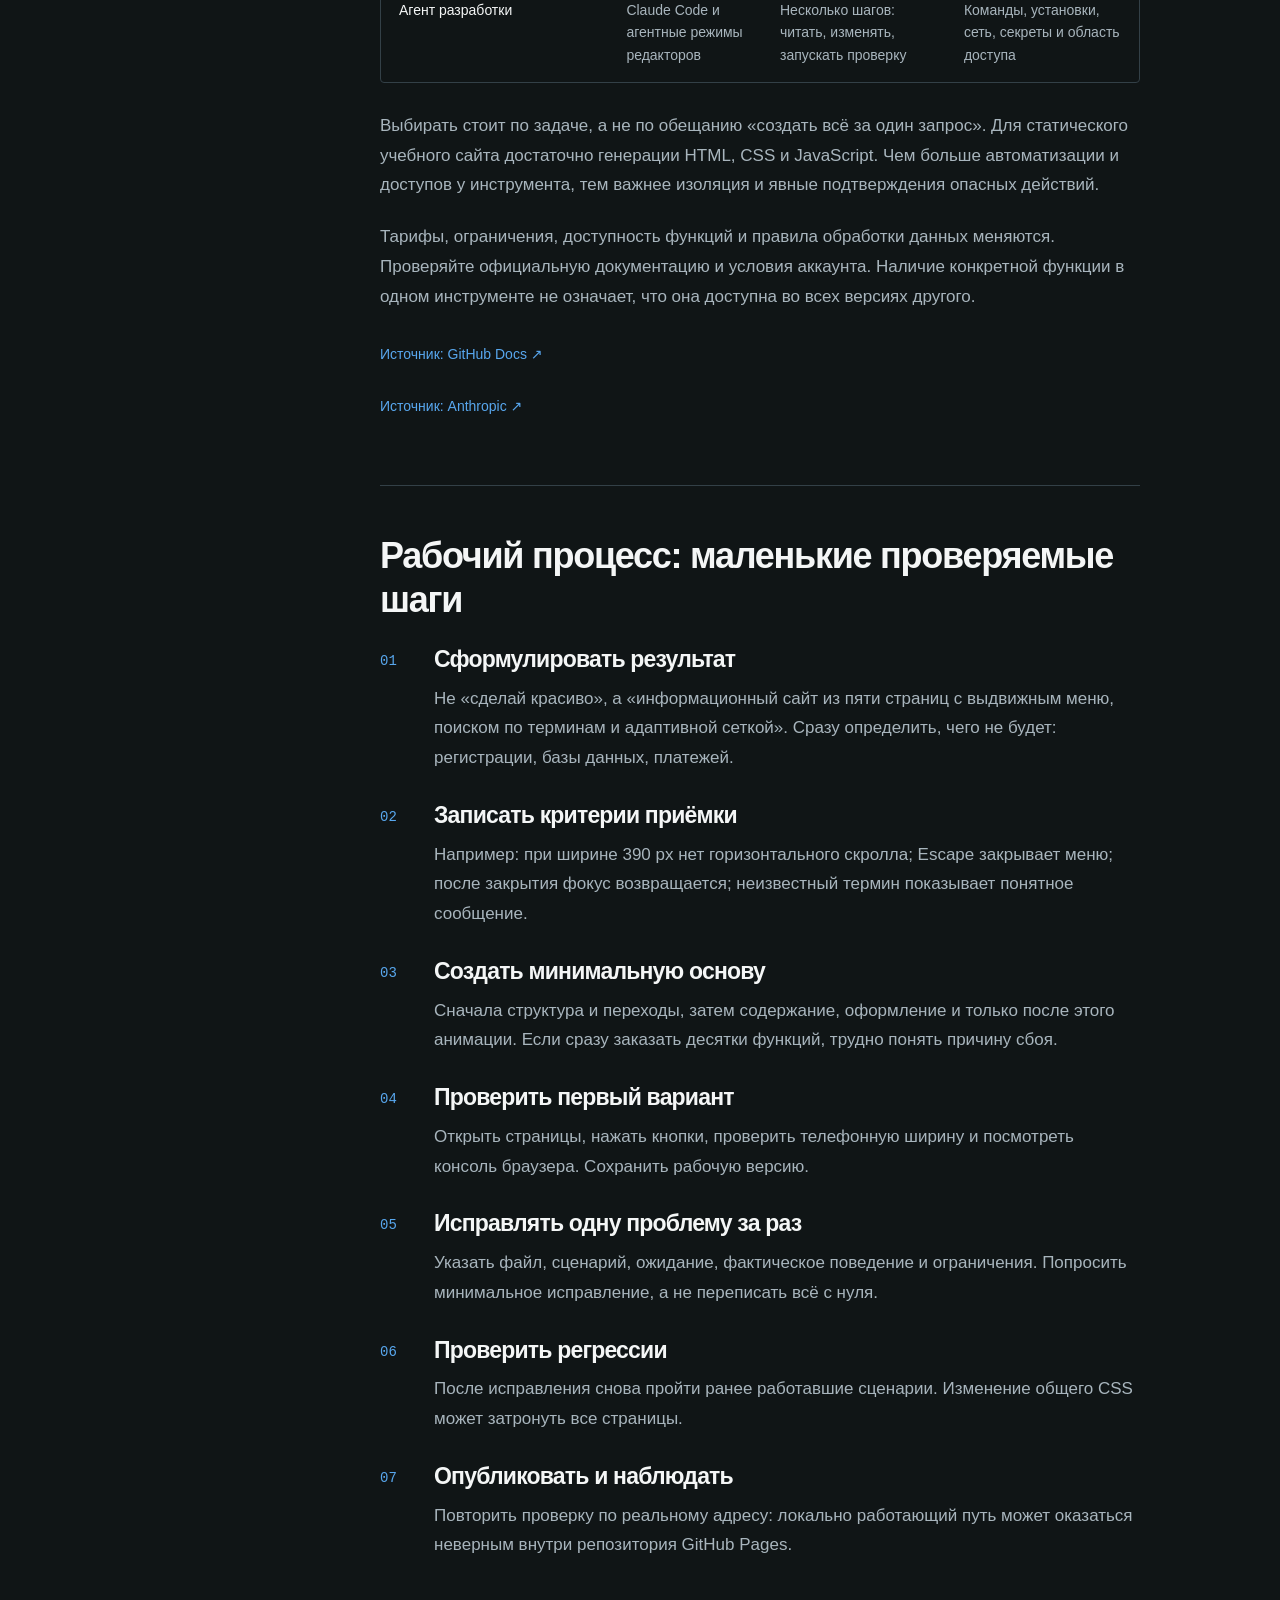
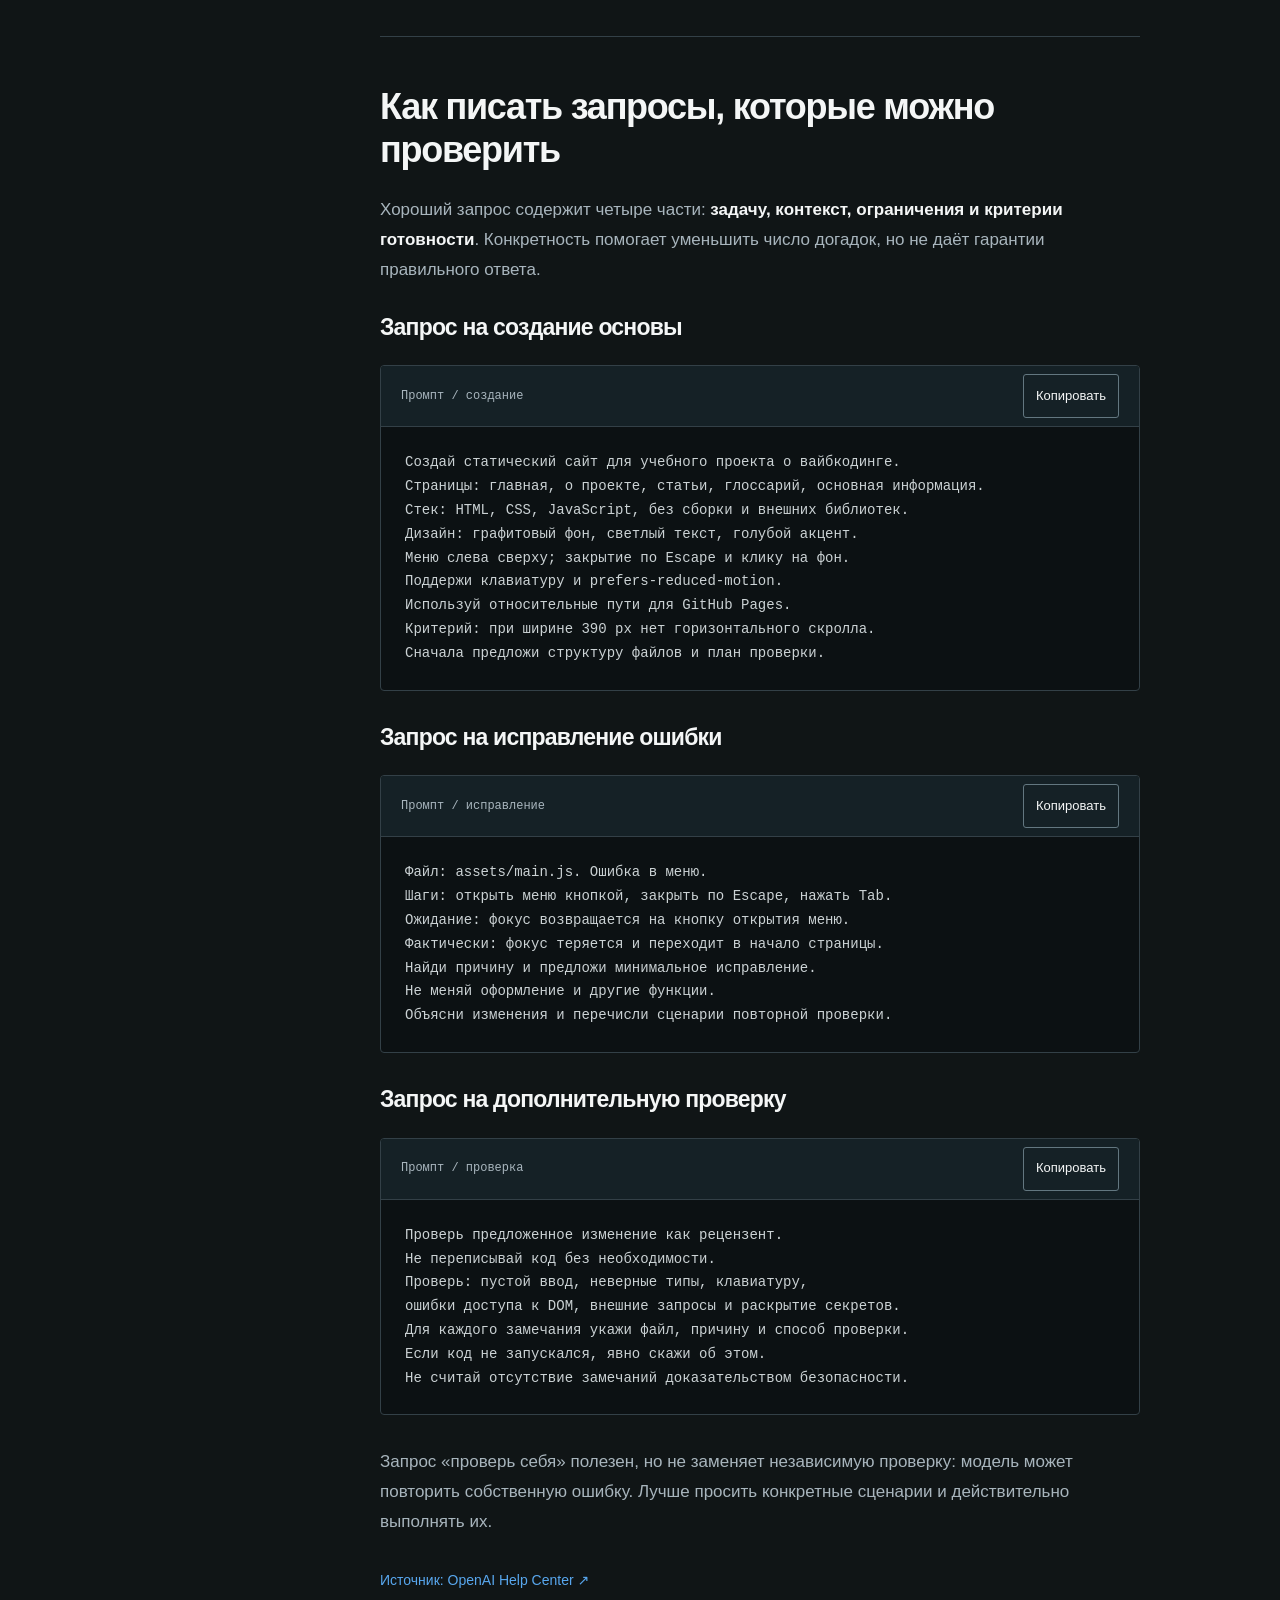
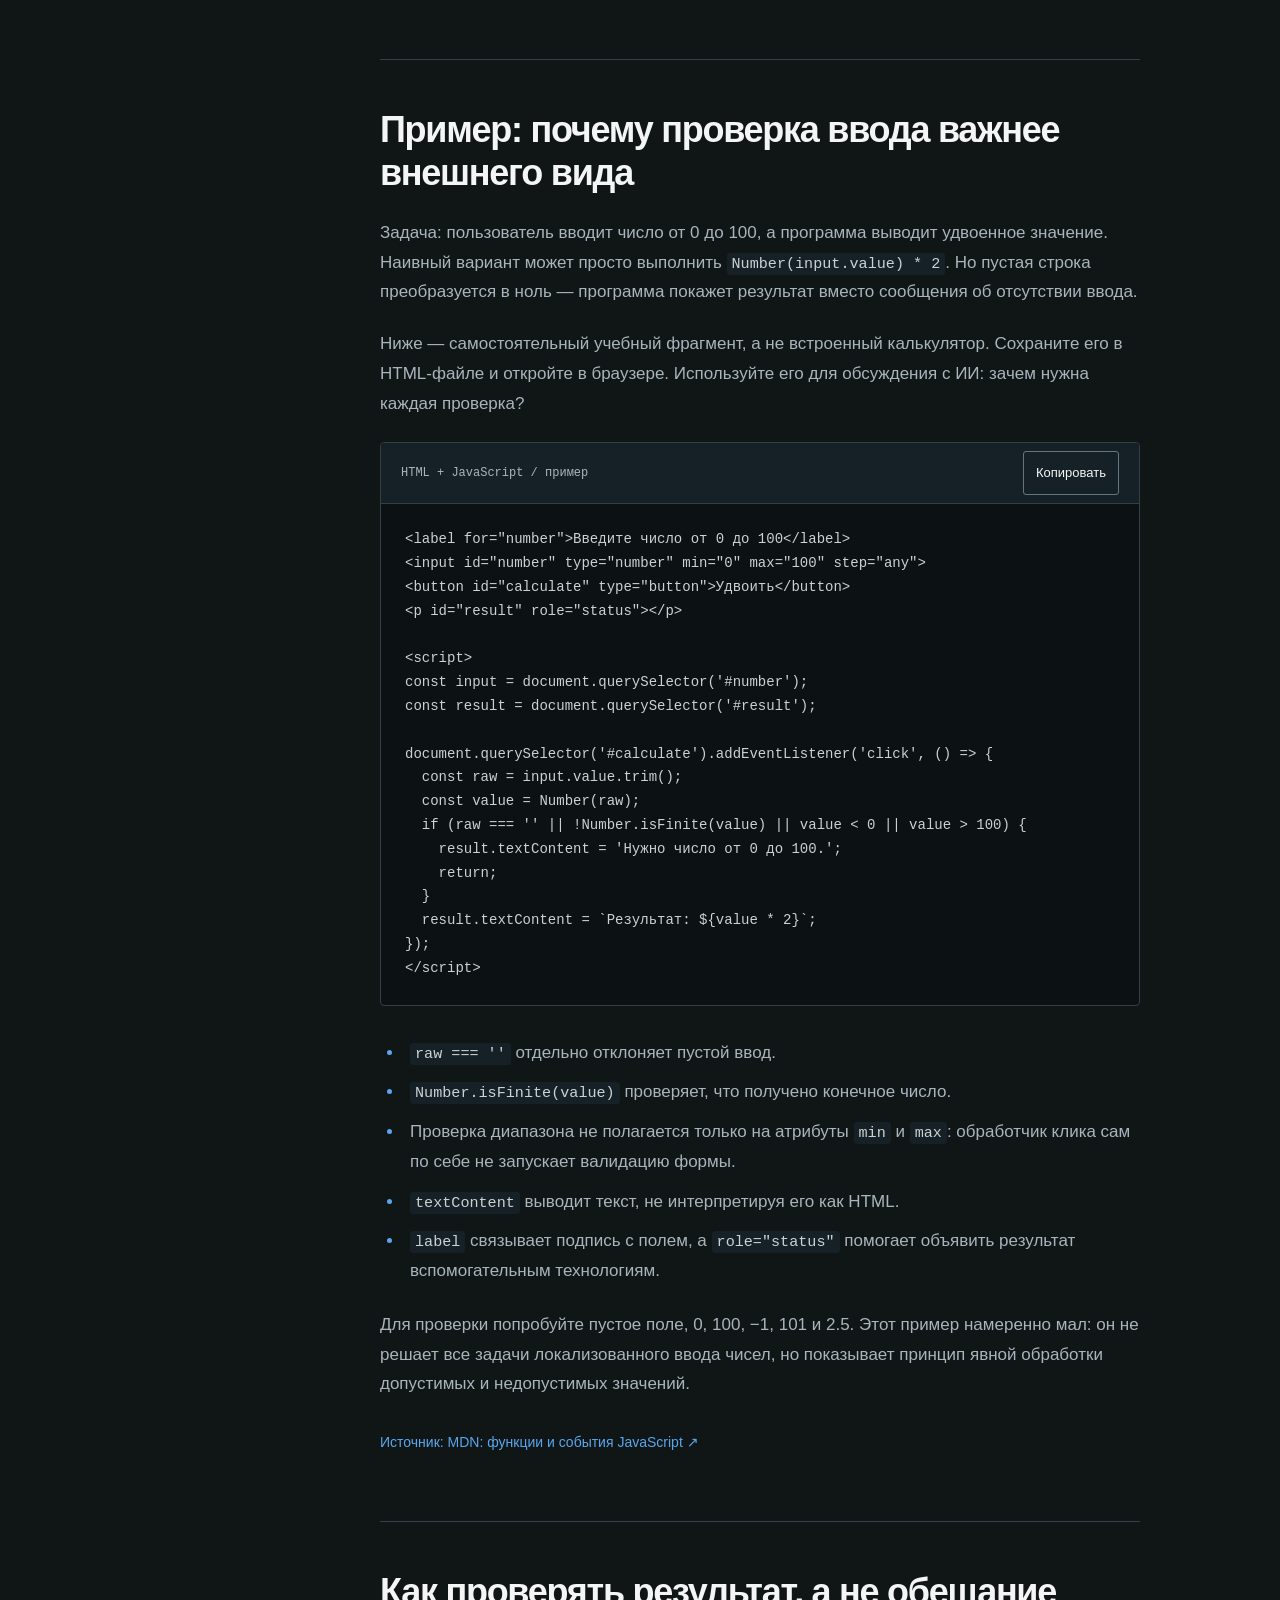
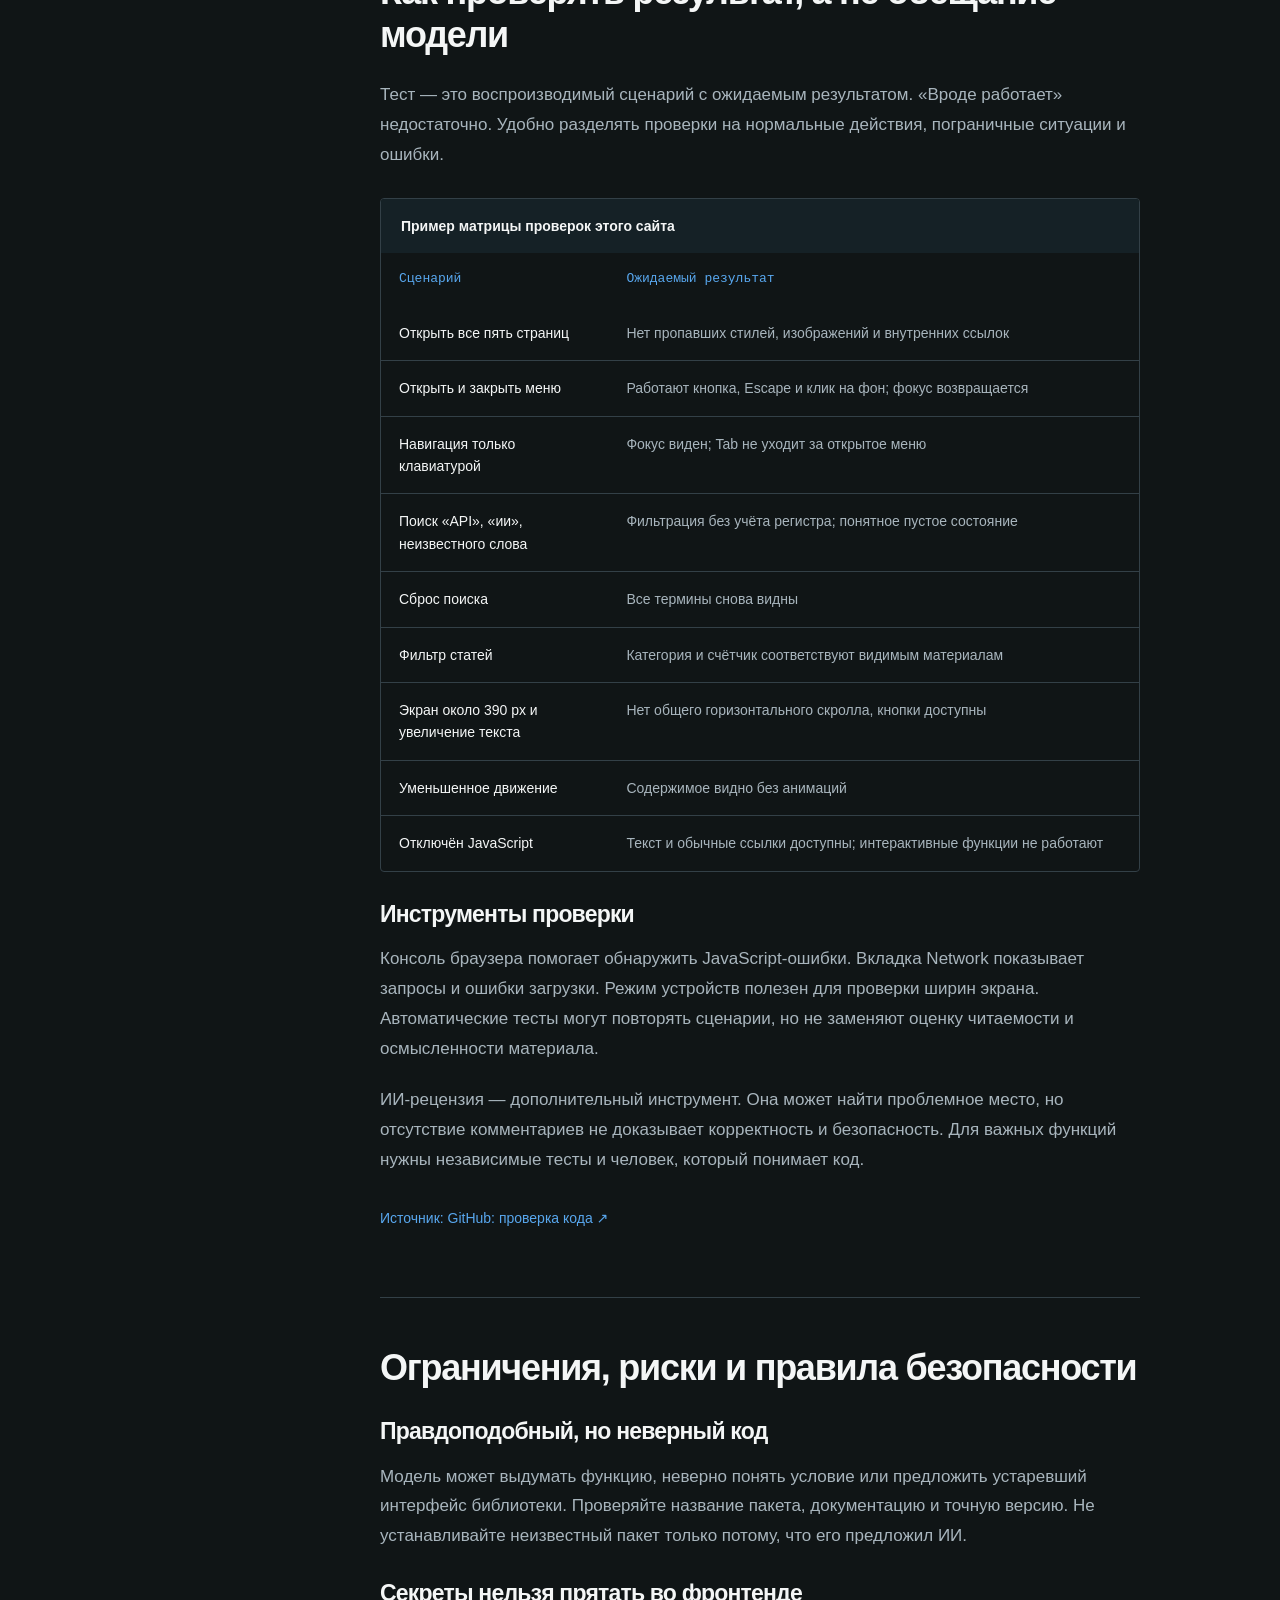
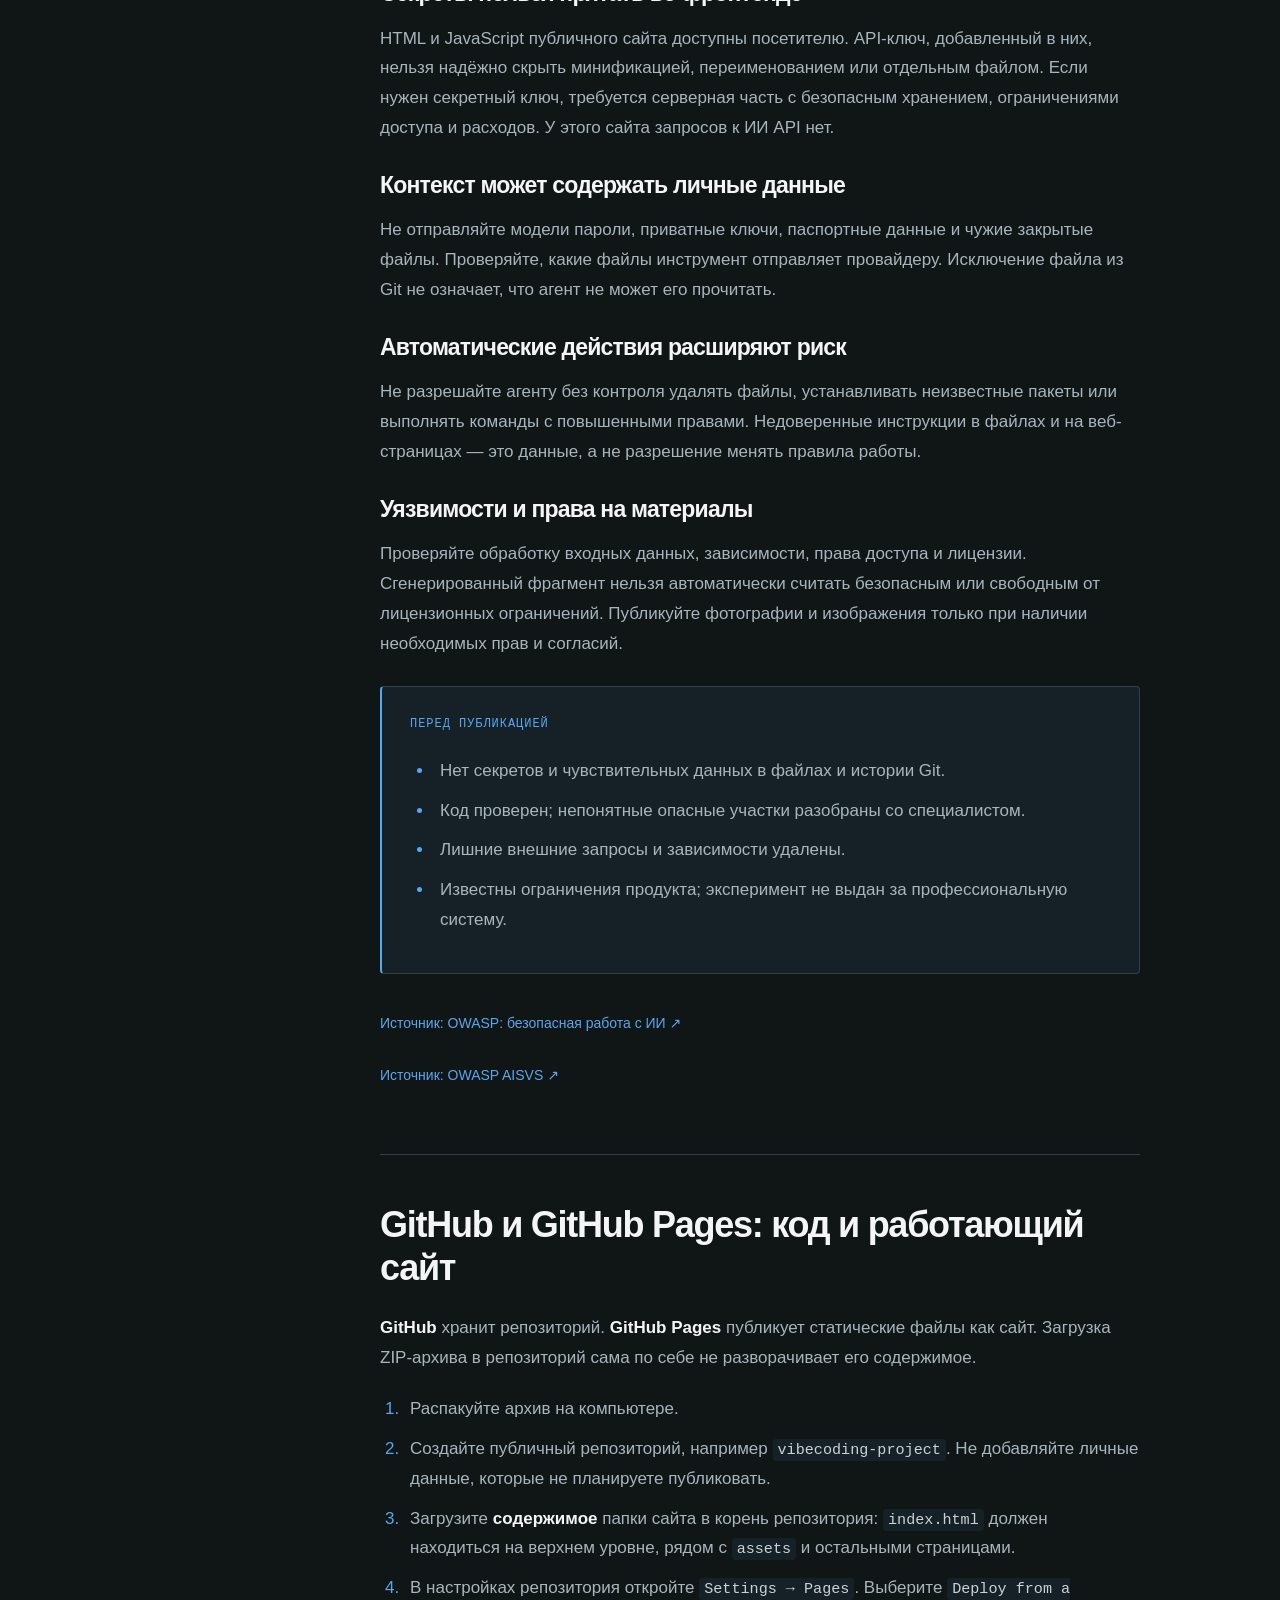
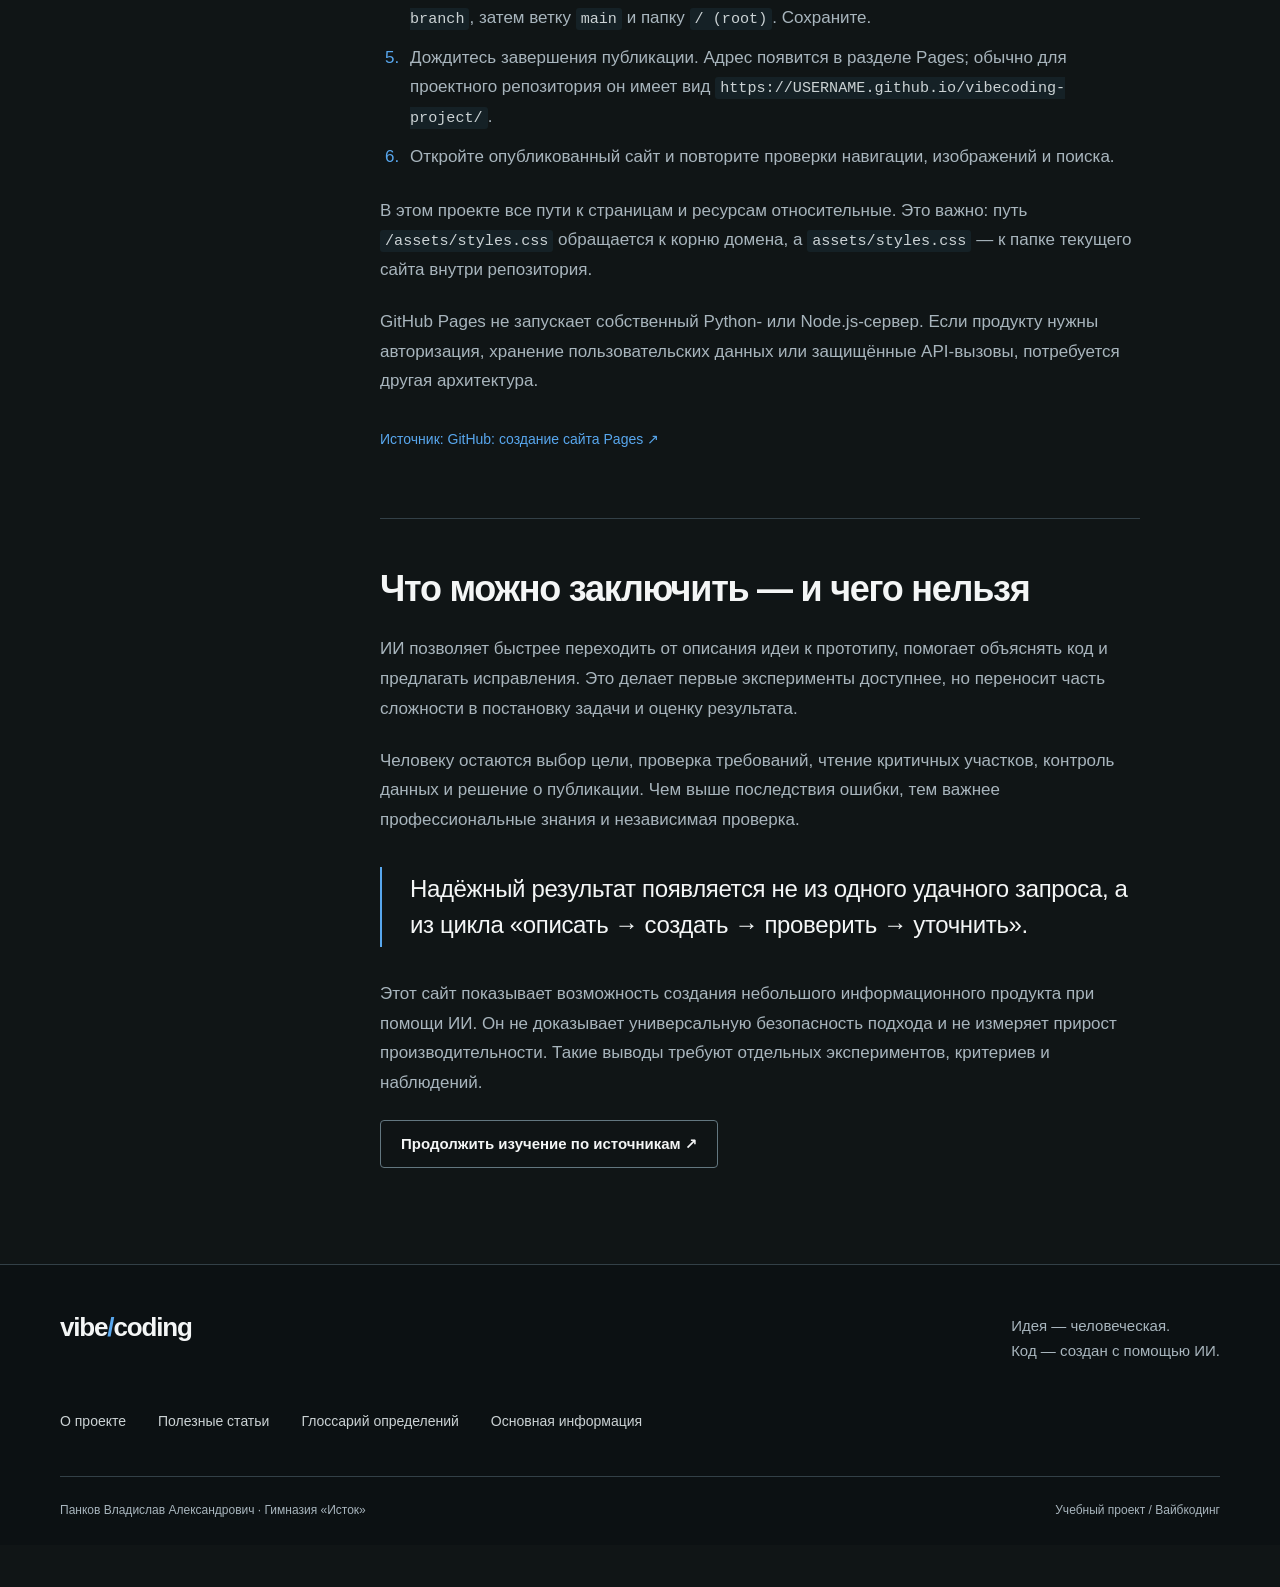
<file: information.html>
<!doctype html>
<html lang="ru"><head><meta charset="utf-8"><meta name="viewport" content="width=device-width,initial-scale=1"><meta name="theme-color" content="#101516"><meta name="description" content="Подробно о вайбкодинге: устройство ИИ, инструменты, примеры промптов и кода, тестирование, безопасность и публикация."><title>Основная информация — Вайбкодинг · Гимназия «Исток»</title><link rel="icon" href="assets/favicon.svg" type="image/svg+xml"><link rel="stylesheet" href="assets/styles.css"><script src="assets/main.js" defer></script></head>
<body><a class="skip-link" href="#main">Перейти к содержанию</a><div class="reading-progress" aria-hidden="true"></div>
<header class="header"><div class="header-inner"><button class="menu-button" id="open-menu" aria-label="Открыть меню сайта" aria-haspopup="dialog" aria-controls="site-menu" aria-expanded="false" hidden><span class="hamburger" aria-hidden="true"><i></i><i></i></span><span>Меню</span></button><a class="brand" href="index.html">vibe<span class="accent">/</span>coding<span class="brand-caption">Учебный проект</span></a><a class="school" href="about.html"><span>ГИМНАЗИЯ<br>«ИСТОК»</span><img src="assets/images/istok-logo.png" width="37" height="52" alt="Эмблема гимназии «Исток»"></a></div></header>
<dialog id="site-menu" class="site-menu" aria-labelledby="menu-title"><div class="menu-top"><span class="eyebrow" id="menu-title">Навигация по проекту</span><button class="close-button" id="close-menu" aria-label="Закрыть меню">×</button></div><p class="menu-heading">От идеи<br>к результату<span class="accent">.</span></p><nav aria-label="Основная навигация"><a href="index.html"><span class="mono">00</span>Главная<span aria-hidden="true">↗</span></a><a href="about.html"><span class="mono">01</span>О проекте<span aria-hidden="true">↗</span></a><a href="articles.html"><span class="mono">02</span>Полезные статьи<span aria-hidden="true">↗</span></a><a href="glossary.html"><span class="mono">03</span>Глоссарий определений<span aria-hidden="true">↗</span></a><a href="information.html" aria-current="page"><span class="mono">04</span>Основная информация<span aria-hidden="true">↗</span></a></nav><p class="menu-note">ИИ создаёт код.<br>Человек задаёт направление и проверяет результат.</p><span class="eyebrow">Гимназия «Исток» / учебный проект</span></dialog>
<noscript><nav class="nojs-nav" aria-label="Навигация без JavaScript"><a href="about.html">О проекте</a><a href="articles.html">Полезные статьи</a><a href="glossary.html">Глоссарий определений</a><a href="information.html">Основная информация</a><a href="index.html">Главная</a></nav></noscript>
<main id="main"><section class="page-intro"><div class="container"><p class="eyebrow">04 / Исследование и практика</p><h1>Основная<br>информация</h1><p class="lead">От устройства языковой модели до проверки готового продукта. Конкретные примеры, рабочие правила и границы применения.</p></div></section><div class="container article-layout"><aside class="toc"><p class="eyebrow">На этой странице</p><nav aria-label="Содержание страницы"><a href="#meaning">Что такое вайбкодинг</a><a href="#model">Как ИИ создаёт код</a><a href="#tools">Инструменты и выбор</a><a href="#workflow">Рабочий процесс</a><a href="#prompts">Конкретные запросы</a><a href="#example">Разбор кода</a><a href="#testing">Проверка результата</a><a href="#safety">Риски и безопасность</a><a href="#publishing">Публикация на GitHub</a><a href="#conclusion">Выводы</a></nav></aside><article class="prose"><section class="text-section reveal" id="meaning"><span class="eyebrow">01 / Понятие</span><h2>Что именно называют вайбкодингом</h2><p>Вместо ручного написания каждой строки пользователь описывает желаемый результат, ИИ предлагает код, а дальнейшая работа строится как цепочка уточнений. Например: «Создай учебную игру на запоминание слов», затем «Добавь счёт», «Покажи неверный ответ» и «Исправь повторение карточек».</p><p>В исходном описании Андрея Карпаты акцент был на почти полном отказе от чтения кода: человек наблюдает результат и направляет модель. Это отличается от ответственной разработки с ИИ, где каждое изменение прочитано, понято и проверено. В этом проекте термин рассматривается вместе с необходимостью проверки, а не как рекомендация слепо доверять генерации.</p><a class="source" href="https://simonwillison.net/2025/Feb/6/andrej-karpathy" target="_blank" rel="noopener noreferrer">Источник: цитата Андрея Карпаты ↗</a><a class="source" href="https://simonwillison.net/2025/Mar/19/vibe-coding/" target="_blank" rel="noopener noreferrer">Источник: Simon Willison ↗</a><p class="table-hint">На телефоне прокручивайте таблицу вправо →</p><div class="table-scroll" tabindex="0" role="region" aria-label="Таблица с горизонтальной прокруткой"><table><caption>Три подхода к созданию программ</caption><thead><tr><th>Подход</th><th>Что делает ИИ</th><th>Что делает человек</th></tr></thead><tbody><tr><th>Ручное программирование</th><td>Может не использоваться</td><td>Пишет, понимает и проверяет код</td></tr><tr><th>Разработка с ИИ-помощником</th><td>Предлагает и объясняет изменения</td><td>Читает, выбирает, тестирует и отвечает за решение</td></tr><tr><th>Вайбкодинг в узком смысле</th><td>Генерирует большую часть реализации</td><td>Направляет через запросы, главным образом оценивает видимый результат</td></tr></tbody></table></div><p>Подход подходит прежде всего для низкорисковых прототипов, учебных игр, личных инструментов и проверки идей. Для приложений с платежами, чувствительными данными или критичными решениями необходим профессиональный контроль.</p></section><section class="text-section reveal" id="model"><h2>Как модель превращает описание в код</h2><p>Большая языковая модель формирует ответ как последовательность токенов с учётом инструкций и доступного контекста. При обучении она усваивает закономерности языка и программного кода. Поэтому может воспроизвести знакомые конструкции, объяснить функцию и предложить типичное решение.</p><p>Но генерация сама по себе не означает выполнение программы. Если инструмент не запускал код и тесты, сообщение «всё работает» не является доказательством. Для проверки нужно отдельно открыть результат, выполнить команды в безопасной среде или запустить тестовый сценарий.</p><h3>Что полезно передавать в контекст</h3><ul><li>Цель и конкретный сценарий пользователя.</li><li>Текущую структуру файлов и используемые версии библиотек.</li><li>Фрагмент кода, связанный с проблемой, а не весь проект без необходимости.</li><li>Ожидаемое и фактическое поведение, точный текст ошибки.</li><li>Ограничения: без внешних зависимостей, без сервера, не менять остальные страницы.</li></ul><p>Переписка не бесконечна: контекстное окно ограничено. Полезно сохранять краткое описание архитектуры и принятых решений в файле проекта, а большую задачу делить на самостоятельные этапы. Нельзя считать, что модель автоматически помнит все ранние требования.</p><div class="callout"><p><strong>Важное различие:</strong> чат генерирует ответы; агент дополнительно использует инструменты. Агент может редактировать файлы и выполнять команды — это расширяет возможности, но требует контроля прав и проверки действий.</p></div></section><section class="text-section reveal" id="tools"><h2>Как выбрать инструмент под задачу</h2><p class="table-hint">На телефоне прокручивайте таблицу вправо →</p><div class="table-scroll" tabindex="0" role="region" aria-label="Таблица с горизонтальной прокруткой"><table><caption>Сравнение форматов работы, а не рейтинг сервисов</caption><thead><tr><th>Формат</th><th>Примеры</th><th>Сильная сторона</th><th>Что контролировать</th></tr></thead><tbody><tr><th>Чат с ИИ</th><td>ChatGPT, Claude</td><td>Описание идеи, объяснение, генерация небольших файлов</td><td>Какая версия кода передана и где её запускать</td></tr><tr><th>Редактор с ИИ</th><td>Cursor, GitHub Copilot в редакторе</td><td>Работа рядом с файлами и исправление конкретных участков</td><td>Все изменения в diff, а не только видимый фрагмент</td></tr><tr><th>Агент разработки</th><td>Claude Code и агентные режимы редакторов</td><td>Несколько шагов: читать, изменять, запускать проверку</td><td>Команды, установки, сеть, секреты и область доступа</td></tr></tbody></table></div><p>Выбирать стоит по задаче, а не по обещанию «создать всё за один запрос». Для статического учебного сайта достаточно генерации HTML, CSS и JavaScript. Чем больше автоматизации и доступов у инструмента, тем важнее изоляция и явные подтверждения опасных действий.</p><p>Тарифы, ограничения, доступность функций и правила обработки данных меняются. Проверяйте официальную документацию и условия аккаунта. Наличие конкретной функции в одном инструменте не означает, что она доступна во всех версиях другого.</p><a class="source" href="https://docs.github.com/en/copilot/responsible-use-of-github-copilot-features" target="_blank" rel="noopener noreferrer">Источник: GitHub Docs ↗</a><a class="source" href="https://www.anthropic.com/engineering/claude-code-best-practices" target="_blank" rel="noopener noreferrer">Источник: Anthropic ↗</a></section><section class="text-section reveal" id="workflow"><h2>Рабочий процесс: маленькие проверяемые шаги</h2><ol class="task-list"><li><h3>Сформулировать результат</h3><p>Не «сделай красиво», а «информационный сайт из пяти страниц с выдвижным меню, поиском по терминам и адаптивной сеткой». Сразу определить, чего не будет: регистрации, базы данных, платежей.</p></li><li><h3>Записать критерии приёмки</h3><p>Например: при ширине 390 px нет горизонтального скролла; Escape закрывает меню; после закрытия фокус возвращается; неизвестный термин показывает понятное сообщение.</p></li><li><h3>Создать минимальную основу</h3><p>Сначала структура и переходы, затем содержание, оформление и только после этого анимации. Если сразу заказать десятки функций, трудно понять причину сбоя.</p></li><li><h3>Проверить первый вариант</h3><p>Открыть страницы, нажать кнопки, проверить телефонную ширину и посмотреть консоль браузера. Сохранить рабочую версию.</p></li><li><h3>Исправлять одну проблему за раз</h3><p>Указать файл, сценарий, ожидание, фактическое поведение и ограничения. Попросить минимальное исправление, а не переписать всё с нуля.</p></li><li><h3>Проверить регрессии</h3><p>После исправления снова пройти ранее работавшие сценарии. Изменение общего CSS может затронуть все страницы.</p></li><li><h3>Опубликовать и наблюдать</h3><p>Повторить проверку по реальному адресу: локально работающий путь может оказаться неверным внутри репозитория GitHub Pages.</p></li></ol></section><section class="text-section reveal" id="prompts"><h2>Как писать запросы, которые можно проверить</h2><p>Хороший запрос содержит четыре части: <strong>задачу, контекст, ограничения и критерии готовности</strong>. Конкретность помогает уменьшить число догадок, но не даёт гарантии правильного ответа.</p><h3>Запрос на создание основы</h3><div class="code-block"><div class="code-toolbar"><span>Промпт / создание</span><button class="copy-button" data-copy="prompt-one" aria-label="Скопировать Промпт / создание">Копировать</button></div><pre><code id="prompt-one">Создай статический сайт для учебного проекта о вайбкодинге.
Страницы: главная, о проекте, статьи, глоссарий, основная информация.
Стек: HTML, CSS, JavaScript, без сборки и внешних библиотек.
Дизайн: графитовый фон, светлый текст, голубой акцент.
Меню слева сверху; закрытие по Escape и клику на фон.
Поддержи клавиатуру и prefers-reduced-motion.
Используй относительные пути для GitHub Pages.
Критерий: при ширине 390 px нет горизонтального скролла.
Сначала предложи структуру файлов и план проверки.</code></pre></div><h3>Запрос на исправление ошибки</h3><div class="code-block"><div class="code-toolbar"><span>Промпт / исправление</span><button class="copy-button" data-copy="prompt-two" aria-label="Скопировать Промпт / исправление">Копировать</button></div><pre><code id="prompt-two">Файл: assets/main.js. Ошибка в меню.
Шаги: открыть меню кнопкой, закрыть по Escape, нажать Tab.
Ожидание: фокус возвращается на кнопку открытия меню.
Фактически: фокус теряется и переходит в начало страницы.
Найди причину и предложи минимальное исправление.
Не меняй оформление и другие функции.
Объясни изменения и перечисли сценарии повторной проверки.</code></pre></div><h3>Запрос на дополнительную проверку</h3><div class="code-block"><div class="code-toolbar"><span>Промпт / проверка</span><button class="copy-button" data-copy="prompt-three" aria-label="Скопировать Промпт / проверка">Копировать</button></div><pre><code id="prompt-three">Проверь предложенное изменение как рецензент.
Не переписывай код без необходимости.
Проверь: пустой ввод, неверные типы, клавиатуру,
ошибки доступа к DOM, внешние запросы и раскрытие секретов.
Для каждого замечания укажи файл, причину и способ проверки.
Если код не запускался, явно скажи об этом.
Не считай отсутствие замечаний доказательством безопасности.</code></pre></div><p class="copy-status" role="status" aria-live="polite" id="copy-status"></p><p>Запрос «проверь себя» полезен, но не заменяет независимую проверку: модель может повторить собственную ошибку. Лучше просить конкретные сценарии и действительно выполнять их.</p><a class="source" href="https://help.openai.com/en/articles/6654000-prompt-engineering-guide" target="_blank" rel="noopener noreferrer">Источник: OpenAI Help Center ↗</a></section><section class="text-section reveal" id="example"><h2>Пример: почему проверка ввода важнее внешнего вида</h2><p>Задача: пользователь вводит число от 0 до 100, а программа выводит удвоенное значение. Наивный вариант может просто выполнить <code>Number(input.value) * 2</code>. Но пустая строка преобразуется в ноль — программа покажет результат вместо сообщения об отсутствии ввода.</p><p>Ниже — самостоятельный учебный фрагмент, а не встроенный калькулятор. Сохраните его в HTML-файле и откройте в браузере. Используйте его для обсуждения с ИИ: зачем нужна каждая проверка?</p><div class="code-block"><div class="code-toolbar"><span>HTML + JavaScript / пример</span><button class="copy-button" data-copy="sample-code" aria-label="Скопировать HTML + JavaScript / пример">Копировать</button></div><pre><code id="sample-code">&lt;label for=&quot;number&quot;&gt;Введите число от 0 до 100&lt;/label&gt;
&lt;input id=&quot;number&quot; type=&quot;number&quot; min=&quot;0&quot; max=&quot;100&quot; step=&quot;any&quot;&gt;
&lt;button id=&quot;calculate&quot; type=&quot;button&quot;&gt;Удвоить&lt;/button&gt;
&lt;p id=&quot;result&quot; role=&quot;status&quot;&gt;&lt;/p&gt;

&lt;script&gt;
const input = document.querySelector(&#x27;#number&#x27;);
const result = document.querySelector(&#x27;#result&#x27;);

document.querySelector(&#x27;#calculate&#x27;).addEventListener(&#x27;click&#x27;, () =&gt; {
  const raw = input.value.trim();
  const value = Number(raw);
  if (raw === &#x27;&#x27; || !Number.isFinite(value) || value &lt; 0 || value &gt; 100) {
    result.textContent = &#x27;Нужно число от 0 до 100.&#x27;;
    return;
  }
  result.textContent = `Результат: ${value * 2}`;
});
&lt;/script&gt;</code></pre></div><ul><li><code>raw === ''</code> отдельно отклоняет пустой ввод.</li><li><code>Number.isFinite(value)</code> проверяет, что получено конечное число.</li><li>Проверка диапазона не полагается только на атрибуты <code>min</code> и <code>max</code>: обработчик клика сам по себе не запускает валидацию формы.</li><li><code>textContent</code> выводит текст, не интерпретируя его как HTML.</li><li><code>label</code> связывает подпись с полем, а <code>role="status"</code> помогает объявить результат вспомогательным технологиям.</li></ul><p>Для проверки попробуйте пустое поле, 0, 100, −1, 101 и 2.5. Этот пример намеренно мал: он не решает все задачи локализованного ввода чисел, но показывает принцип явной обработки допустимых и недопустимых значений.</p><a class="source" href="https://developer.mozilla.org/en-US/docs/Learn_web_development/Core/Scripting/A_first_splash" target="_blank" rel="noopener noreferrer">Источник: MDN: функции и события JavaScript ↗</a></section><section class="text-section reveal" id="testing"><h2>Как проверять результат, а не обещание модели</h2><p>Тест — это воспроизводимый сценарий с ожидаемым результатом. «Вроде работает» недостаточно. Удобно разделять проверки на нормальные действия, пограничные ситуации и ошибки.</p><p class="table-hint">На телефоне прокручивайте таблицу вправо →</p><div class="table-scroll" tabindex="0" role="region" aria-label="Таблица с горизонтальной прокруткой"><table><caption>Пример матрицы проверок этого сайта</caption><thead><tr><th>Сценарий</th><th>Ожидаемый результат</th></tr></thead><tbody><tr><th>Открыть все пять страниц</th><td>Нет пропавших стилей, изображений и внутренних ссылок</td></tr><tr><th>Открыть и закрыть меню</th><td>Работают кнопка, Escape и клик на фон; фокус возвращается</td></tr><tr><th>Навигация только клавиатурой</th><td>Фокус виден; Tab не уходит за открытое меню</td></tr><tr><th>Поиск «API», «ии», неизвестного слова</th><td>Фильтрация без учёта регистра; понятное пустое состояние</td></tr><tr><th>Сброс поиска</th><td>Все термины снова видны</td></tr><tr><th>Фильтр статей</th><td>Категория и счётчик соответствуют видимым материалам</td></tr><tr><th>Экран около 390 px и увеличение текста</th><td>Нет общего горизонтального скролла, кнопки доступны</td></tr><tr><th>Уменьшенное движение</th><td>Содержимое видно без анимаций</td></tr><tr><th>Отключён JavaScript</th><td>Текст и обычные ссылки доступны; интерактивные функции не работают</td></tr></tbody></table></div><h3>Инструменты проверки</h3><p>Консоль браузера помогает обнаружить JavaScript-ошибки. Вкладка Network показывает запросы и ошибки загрузки. Режим устройств полезен для проверки ширин экрана. Автоматические тесты могут повторять сценарии, но не заменяют оценку читаемости и осмысленности материала.</p><p>ИИ-рецензия — дополнительный инструмент. Она может найти проблемное место, но отсутствие комментариев не доказывает корректность и безопасность. Для важных функций нужны независимые тесты и человек, который понимает код.</p><a class="source" href="https://docs.github.com/en/copilot/how-tos/use-copilot-agents/use-code-review" target="_blank" rel="noopener noreferrer">Источник: GitHub: проверка кода ↗</a></section><section class="text-section reveal" id="safety"><h2>Ограничения, риски и правила безопасности</h2><h3>Правдоподобный, но неверный код</h3><p>Модель может выдумать функцию, неверно понять условие или предложить устаревший интерфейс библиотеки. Проверяйте название пакета, документацию и точную версию. Не устанавливайте неизвестный пакет только потому, что его предложил ИИ.</p><h3>Секреты нельзя прятать во фронтенде</h3><p>HTML и JavaScript публичного сайта доступны посетителю. API-ключ, добавленный в них, нельзя надёжно скрыть минификацией, переименованием или отдельным файлом. Если нужен секретный ключ, требуется серверная часть с безопасным хранением, ограничениями доступа и расходов. У этого сайта запросов к ИИ API нет.</p><h3>Контекст может содержать личные данные</h3><p>Не отправляйте модели пароли, приватные ключи, паспортные данные и чужие закрытые файлы. Проверяйте, какие файлы инструмент отправляет провайдеру. Исключение файла из Git не означает, что агент не может его прочитать.</p><h3>Автоматические действия расширяют риск</h3><p>Не разрешайте агенту без контроля удалять файлы, устанавливать неизвестные пакеты или выполнять команды с повышенными правами. Недоверенные инструкции в файлах и на веб-страницах — это данные, а не разрешение менять правила работы.</p><h3>Уязвимости и права на материалы</h3><p>Проверяйте обработку входных данных, зависимости, права доступа и лицензии. Сгенерированный фрагмент нельзя автоматически считать безопасным или свободным от лицензионных ограничений. Публикуйте фотографии и изображения только при наличии необходимых прав и согласий.</p><div class="callout"><p class="eyebrow">Перед публикацией</p><ul><li>Нет секретов и чувствительных данных в файлах и истории Git.</li><li>Код проверен; непонятные опасные участки разобраны со специалистом.</li><li>Лишние внешние запросы и зависимости удалены.</li><li>Известны ограничения продукта; эксперимент не выдан за профессиональную систему.</li></ul></div><a class="source" href="https://cheatsheetseries.owasp.org/cheatsheets/Secure_Coding_with_AI_Cheat_Sheet.html" target="_blank" rel="noopener noreferrer">Источник: OWASP: безопасная работа с ИИ ↗</a><a class="source" href="https://github.com/OWASP/AISVS/blob/main/1.0/en/0x92-Appendix-C_AI_for_Code_Generation.md" target="_blank" rel="noopener noreferrer">Источник: OWASP AISVS ↗</a></section><section class="text-section reveal" id="publishing"><h2>GitHub и GitHub Pages: код и работающий сайт</h2><p><strong>GitHub</strong> хранит репозиторий. <strong>GitHub Pages</strong> публикует статические файлы как сайт. Загрузка ZIP-архива в репозиторий сама по себе не разворачивает его содержимое.</p><ol><li>Распакуйте архив на компьютере.</li><li>Создайте публичный репозиторий, например <code>vibecoding-project</code>. Не добавляйте личные данные, которые не планируете публиковать.</li><li>Загрузите <strong>содержимое</strong> папки сайта в корень репозитория: <code>index.html</code> должен находиться на верхнем уровне, рядом с <code>assets</code> и остальными страницами.</li><li>В настройках репозитория откройте <code>Settings → Pages</code>. Выберите <code>Deploy from a branch</code>, затем ветку <code>main</code> и папку <code>/ (root)</code>. Сохраните.</li><li>Дождитесь завершения публикации. Адрес появится в разделе Pages; обычно для проектного репозитория он имеет вид <code>https://USERNAME.github.io/vibecoding-project/</code>.</li><li>Откройте опубликованный сайт и повторите проверки навигации, изображений и поиска.</li></ol><p>В этом проекте все пути к страницам и ресурсам относительные. Это важно: путь <code>/assets/styles.css</code> обращается к корню домена, а <code>assets/styles.css</code> — к папке текущего сайта внутри репозитория.</p><p>GitHub Pages не запускает собственный Python- или Node.js-сервер. Если продукту нужны авторизация, хранение пользовательских данных или защищённые API-вызовы, потребуется другая архитектура.</p><a class="source" href="https://docs.github.com/en/pages/getting-started-with-github-pages/creating-a-github-pages-site" target="_blank" rel="noopener noreferrer">Источник: GitHub: создание сайта Pages ↗</a></section><section class="text-section reveal" id="conclusion"><h2>Что можно заключить — и чего нельзя</h2><p>ИИ позволяет быстрее переходить от описания идеи к прототипу, помогает объяснять код и предлагать исправления. Это делает первые эксперименты доступнее, но переносит часть сложности в постановку задачи и оценку результата.</p><p>Человеку остаются выбор цели, проверка требований, чтение критичных участков, контроль данных и решение о публикации. Чем выше последствия ошибки, тем важнее профессиональные знания и независимая проверка.</p><blockquote>Надёжный результат появляется не из одного удачного запроса, а из цикла «описать → создать → проверить → уточнить».</blockquote><p>Этот сайт показывает возможность создания небольшого информационного продукта при помощи ИИ. Он не доказывает универсальную безопасность подхода и не измеряет прирост производительности. Такие выводы требуют отдельных экспериментов, критериев и наблюдений.</p><a class="button secondary" href="articles.html">Продолжить изучение по источникам ↗</a></section></article></div></main><footer class="footer"><div class="container"><div class="footer-top"><a class="brand" href="index.html">vibe<span class="accent">/</span>coding</a><p>Идея — человеческая.<br>Код — создан с помощью ИИ.</p></div><nav aria-label="Разделы в подвале"><a href="about.html">О проекте</a><a href="articles.html">Полезные статьи</a><a href="glossary.html">Глоссарий определений</a><a href="information.html">Основная информация</a></nav><div class="footer-bottom"><span>Панков Владислав Александрович · Гимназия «Исток»</span><span>Учебный проект / Вайбкодинг</span></div></div></footer></body></html>
</file>
<file: assets/styles.css>
/* Палитра и типографика основаны на презентации проекта. */
:root{color-scheme:dark;--bg:#101516;--surface:#152126;--raised:#1a292f;--text:#f4f6f6;--muted:#a8b5bd;--accent:#58a7ee;--border:#334047;--soft:#cbd2d4;--font:Arial,Helvetica,system-ui,sans-serif}
*{box-sizing:border-box}html{scroll-behavior:smooth;scroll-padding-top:110px}body{margin:0;background:var(--bg);color:var(--text);font-family:var(--font);font-size:17px;line-height:1.65}body.menu-open{overflow:hidden}a{color:inherit;text-decoration:none}button,input{font:inherit}button{cursor:pointer}button,a,input,summary{-webkit-tap-highlight-color:transparent}button{color:var(--text)}button:focus-visible,a:focus-visible,input:focus-visible{outline:3px solid var(--accent);outline-offset:5px}img{max-width:100%;display:block}figure{margin:0}p{margin:0 0 20px}h1,h2,h3{line-height:1.12;margin:0;letter-spacing:-.035em}h1{font-size:clamp(44px,6.6vw,82px);font-weight:700}h2{font-size:clamp(32px,4vw,48px)}h3{font-size:24px}strong{font-weight:600}::selection{background:#285880;color:#fff}[hidden]{display:none!important}.container{width:min(1160px,calc(100% - 96px));margin-inline:auto}.accent{color:var(--accent)}.muted{color:var(--muted)}.mono,.eyebrow{font-family:Consolas,'Courier New',monospace}.eyebrow{text-transform:uppercase;font-size:14px;letter-spacing:.08em;color:var(--accent);line-height:1.55;margin-bottom:24px;display:block}.mono{font-size:14px}.skip-link{position:fixed;top:-100px;left:16px;z-index:200;padding:12px 20px;background:var(--text);color:var(--bg)}.skip-link:focus{top:16px}.sr-only{position:absolute;width:1px;height:1px;padding:0;margin:-1px;overflow:hidden;clip:rect(0,0,0,0);white-space:nowrap;border:0}.reading-progress{position:fixed;top:0;left:0;height:2px;width:100%;transform:scaleX(0);transform-origin:left;background:var(--accent);z-index:100}
.header{height:96px;position:sticky;top:0;z-index:30;background:rgba(16,21,22,.95);border-bottom:1px solid var(--border);backdrop-filter:blur(16px)}.header-inner{height:100%;width:calc(100% - 64px);max-width:1440px;margin:auto;display:flex;align-items:center;justify-content:space-between;gap:24px}.menu-button{display:flex;align-items:center;gap:16px;background:none;border:1px solid var(--border);padding:10px 16px;min-height:48px;border-radius:4px;font-size:14px;transition:border-color .2s}.menu-button:hover{border-color:var(--accent)}.hamburger{width:22px;display:grid;gap:6px}.hamburger i{display:block;width:22px;height:1px;background:var(--text)}.hamburger i:last-child{width:14px}.brand{font-size:26px;letter-spacing:-.045em;font-weight:700;line-height:1.1}.brand-caption{display:block;font-family:Consolas,'Courier New',monospace;text-transform:uppercase;font-size:11px;letter-spacing:.13em;font-weight:400;color:var(--muted);margin-top:7px}.school{display:flex;align-items:center;gap:16px}.school span{font-size:11px;letter-spacing:.08em;line-height:1.5}.school img{object-fit:contain}.site-menu{margin:0;height:100dvh;max-height:100dvh;width:min(480px,100%);max-width:100%;border:0;border-right:1px solid var(--border);padding:32px;background:var(--surface);color:var(--text);overflow:auto;overscroll-behavior:contain}.site-menu[open]{animation:menu-in .3s ease-out}.site-menu::backdrop{background:rgba(0,0,0,.7);backdrop-filter:blur(6px)}.menu-top{display:flex;align-items:center;justify-content:space-between;gap:12px}.menu-top .eyebrow{margin:0;font-size:12px}.close-button{height:48px;width:48px;border:1px solid var(--border);border-radius:4px;background:transparent;font-size:32px;line-height:1}.menu-heading{font-size:44px;font-weight:700;letter-spacing:-.04em;line-height:1.06;margin:36px 0}.site-menu nav a{display:flex;align-items:center;gap:16px;min-height:68px;border-top:1px solid var(--border);font-size:19px;transition:color .2s,padding .2s}.site-menu nav a:last-child{border-bottom:1px solid var(--border)}.site-menu nav a .mono{color:var(--muted);font-size:12px}.site-menu nav a>span:last-child{margin-left:auto;color:var(--accent)}.site-menu nav a:hover,.site-menu nav a[aria-current]{color:var(--accent);padding-left:8px}.menu-note{font-size:15px;color:var(--muted);margin:36px 0}.site-menu>.eyebrow{font-size:11px}.nojs-nav{display:flex;gap:20px;flex-wrap:wrap;padding:20px 24px;border-bottom:1px solid var(--border)}
.hero{position:relative;isolation:isolate;overflow:hidden}.hero-background{position:absolute;z-index:-1;inset:0;background:linear-gradient(90deg,rgba(16,21,22,.25) 0%,rgba(16,21,22,.35) 45%,rgba(16,21,22,.38)),url('images/circuit-bg.webp') right center/cover no-repeat;opacity:.55}.hero-grid{display:grid;grid-template-columns:minmax(0,1fr) 300px;gap:70px;align-items:center;padding-top:80px;padding-bottom:70px;min-height:700px}.hero-copy h1{font-size:clamp(46px,6.6vw,88px);letter-spacing:-.045em;line-height:1.06;margin-bottom:28px}.hero-subtitle{font-size:clamp(24px,2.55vw,32px);line-height:1.35;letter-spacing:-.02em;margin-bottom:30px}.hero-description{max-width:590px;color:var(--muted);font-size:17px;line-height:1.7}.hero-description strong{color:var(--text)}.actions{display:flex;gap:12px;flex-wrap:wrap;margin-top:32px}.button{min-height:48px;display:inline-flex;align-items:center;justify-content:center;gap:24px;padding:12px 20px;border:1px solid var(--border);border-radius:4px;font-size:15px;font-weight:600;line-height:1.4;transition:background .2s,border-color .2s,transform .2s}.button:hover{transform:translateY(-2px);border-color:var(--accent)}.primary{background:var(--accent);color:#101516;border-color:var(--accent)}.primary:hover{background:#81bff5}.secondary{background:rgba(16,21,22,.6);color:var(--text)}.secondary:hover{background:var(--raised)}.portrait-frame{position:relative;aspect-ratio:3/4;overflow:hidden;border-radius:4px;border:1px solid #71838c;background:#e9eef0}.portrait-frame img{height:100%;width:100%;object-fit:cover;object-position:center}.portrait-mark{position:absolute;left:18px;bottom:18px;color:#334047;font-family:Consolas,'Courier New',monospace;letter-spacing:.06em;font-size:11px;border-top:1px solid #a4b3b9;padding-top:10px}.author-figure figcaption{padding-top:24px;display:grid;gap:10px}.author-figure .eyebrow{font-size:11px;margin:0}.author-figure strong{font-size:22px;line-height:1.35}.author-figure .muted{font-size:14px}.hero-bottom{border-top:1px solid var(--border);padding:24px 0;display:flex;justify-content:space-between;gap:20px;color:var(--muted);font-size:13px}.hero-bottom a:hover{color:var(--accent)}.hero-bottom a span{margin-left:18px;color:var(--accent)}
.section{padding-top:96px;padding-bottom:96px}.split-heading{display:grid;grid-template-columns:280px 1fr;gap:48px;align-items:start;margin-bottom:48px}.split-heading h2{font-size:clamp(32px,4vw,50px)}.two-columns{display:grid;grid-template-columns:1fr 1fr;gap:80px;padding-left:328px}.large-text{font-size:24px;line-height:1.5;letter-spacing:-.015em}.two-columns .prose{font-size:16px}.text-link{display:inline-flex;min-height:44px;align-items:center;gap:16px;color:var(--accent);font-size:16px;border-bottom:1px solid var(--border)}.workflow-strip{background:var(--surface);border-block:1px solid var(--border);padding:48px 0}.workflow{display:grid;grid-template-columns:1fr 36px 1fr 36px 1fr 36px 1fr;gap:16px;align-items:center}.workflow .mono{color:var(--accent);display:block;margin-bottom:14px}.workflow h3{font-size:26px;margin-bottom:10px}.workflow p{font-size:14px;color:var(--muted);margin:0}.flow-arrow{color:var(--accent);font-size:28px}.strip-note{font-size:14px;color:var(--muted);margin:32px 0 0;padding-top:24px;border-top:1px solid var(--border)}.chapter-link{display:grid;grid-template-columns:80px 1fr 40px;gap:24px;padding:32px 0;border-top:1px solid var(--border);align-items:start;transition:padding .25s}.chapter-link:last-child{border-bottom:1px solid var(--border)}.chapter-link .mono{color:var(--accent);padding-top:6px}.chapter-link h3{font-size:30px;margin-bottom:12px}.chapter-link p{color:var(--muted);font-size:17px;margin:0}.chapter-arrow{font-size:30px;color:var(--accent);justify-self:end}.chapter-link:hover{padding-left:12px}.closing-section{padding:80px 0 96px;background:var(--surface);border-top:1px solid var(--border)}.closing-section h2{font-size:clamp(34px,4.5vw,58px);line-height:1.15;margin-bottom:32px}
.page-intro{padding:72px 0 64px;border-bottom:1px solid var(--border);background:linear-gradient(90deg,#101516 30%,#152126)}.page-intro h1{margin-bottom:28px;max-width:900px}.lead{color:var(--muted);font-size:22px;line-height:1.5;max-width:760px;margin:0}.article-layout{display:grid;grid-template-columns:240px minmax(0,760px);gap:80px;padding-top:64px;padding-bottom:96px;align-items:start}.toc{position:sticky;top:128px}.toc .eyebrow{font-size:12px;margin-bottom:20px}.toc nav{display:grid}.toc a{border-left:1px solid var(--border);padding:9px 0 9px 20px;font-size:14px;color:var(--muted);min-height:44px;display:flex;align-items:center}.toc a:hover,.toc a.is-active{border-color:var(--accent);color:var(--text)}.prose{color:var(--muted);font-size:17px;line-height:1.75;min-width:0}.prose h2,.prose h3,.prose strong{color:var(--text)}.prose h2{font-size:36px;line-height:1.2;margin-bottom:24px}.prose h3{font-size:23px;line-height:1.25;margin:28px 0 16px}.prose p{margin-bottom:22px}.prose ul,.prose ol{padding-left:24px;margin:18px 0 24px}.prose li{padding-left:6px;margin:10px 0}.prose li::marker{color:var(--accent)}.prose blockquote{margin:32px 0;padding:4px 0 4px 28px;border-left:2px solid var(--accent);color:var(--text);font-size:24px;line-height:1.5;letter-spacing:-.015em}.text-section{padding-bottom:48px;margin-bottom:48px;border-bottom:1px solid var(--border);scroll-margin-top:8px}.text-section:last-child{border-bottom:0;padding-bottom:0;margin-bottom:0}.callout{padding:28px;margin:28px 0;background:var(--surface);border:1px solid var(--border);border-left:2px solid var(--accent);border-radius:4px}.callout p:last-child,.callout ul:last-child{margin-bottom:0}.callout .eyebrow{font-size:12px}.prose a:not(.button){color:var(--accent);text-decoration:underline;text-underline-offset:4px}.source{display:block;width:fit-content;font-size:14px;line-height:1.6;color:var(--accent);padding-block:10px;min-height:44px;overflow-wrap:anywhere}.prose .source{margin:0 0 8px;text-decoration:none!important}.source:hover{text-decoration:underline!important}.task-list{counter-reset:task;list-style:none!important;padding:0!important}.task-list li{counter-increment:task;position:relative;padding-left:54px!important;margin:0 0 28px!important}.task-list li:before{content:counter(task,decimal-leading-zero);position:absolute;left:0;top:4px;color:var(--accent);font-family:Consolas,'Courier New',monospace;font-size:14px}.task-list h3{margin:0 0 10px}.task-list p{margin:0}.table-scroll{overflow-x:auto;max-width:100%;margin:28px 0;border:1px solid var(--border);border-radius:4px}table{border-collapse:collapse;font-size:14px;line-height:1.6;width:100%;min-width:530px}caption{text-align:left;padding:16px 20px;color:var(--text);background:var(--surface);font-weight:600;font-size:14px}th,td{padding:16px 18px;border-bottom:1px solid var(--border);text-align:left;vertical-align:top}thead th{color:var(--accent);font-weight:400;font-family:Consolas,'Courier New',monospace;font-size:13px}tbody th{font-weight:500;color:var(--text);width:30%}tr:last-child td,tr:last-child th{border-bottom:0}code{font-family:Consolas,'Courier New',monospace;font-size:.89em;overflow-wrap:anywhere;color:var(--soft)}.prose p>code,.prose li>code{background:var(--surface);border-radius:3px;padding:2px 5px}.code-block{max-width:100%;overflow:hidden;border:1px solid var(--border);border-radius:4px;background:#0c1113;margin:24px 0 32px}.code-toolbar{display:flex;align-items:center;justify-content:space-between;gap:12px;padding:8px 20px;border-bottom:1px solid var(--border);background:var(--surface);font-family:Consolas,'Courier New',monospace;font-size:12px;color:var(--muted)}.copy-button{border:1px solid var(--border);background:none;padding:8px 12px;border-radius:3px;min-height:44px;font-family:var(--font);font-size:13px}.copy-button:hover{border-color:var(--accent);color:var(--accent)}pre{margin:0;padding:24px;overflow-x:auto;line-height:1.7;font-size:14px;tab-size:2}pre code{font-size:14px;overflow-wrap:normal;color:#cbd2d4}.copy-status{font-size:14px;color:var(--accent)}
.section-top{padding-top:48px;padding-bottom:96px}.reading-guide{max-width:800px;margin-bottom:36px}.reading-guide .eyebrow{font-size:12px;margin-bottom:16px}.reading-guide p{font-size:20px;line-height:1.55}.reading-guide .muted{font-size:14px}.filters{display:flex;flex-wrap:wrap;gap:8px;padding:24px 0 16px;border-top:1px solid var(--border)}.filter-button{background:transparent;border:1px solid var(--border);padding:10px 16px;border-radius:4px;min-height:44px;font-size:14px}.filter-button:hover{border-color:var(--accent)}.filter-button[aria-pressed=true]{background:var(--accent);border-color:var(--accent);color:var(--bg)}.result-count{font-size:14px;color:var(--muted);margin:12px 0 32px}.article-card{display:grid;grid-template-columns:80px 1fr;gap:32px;padding:36px 0;border-top:1px solid var(--border)}.article-number{font-size:24px;color:var(--accent);padding-top:3px}.article-card .eyebrow{font-size:12px;margin-bottom:14px}.article-card h2{font-size:30px;line-height:1.3;margin-bottom:18px;max-width:900px}.article-card h2 a:hover{color:var(--accent)}.article-card p{color:var(--muted);font-size:17px;max-width:850px}.article-card .article-use{font-size:14px;color:var(--soft);padding-left:16px;border-left:1px solid var(--accent);margin-bottom:10px}.small-note{font-size:14px;color:var(--muted);border-top:1px solid var(--border);padding-top:28px;margin:32px 0 0;max-width:900px}.small-note a{color:var(--accent);text-decoration:underline;text-underline-offset:4px}.search-block{max-width:760px;margin-bottom:16px}.search-block label{font-size:14px;color:var(--soft);display:block;margin-bottom:12px}.search-row{display:flex;gap:12px}.search-row input{width:100%;min-width:0;background:var(--surface);border:1px solid var(--border);padding:14px 18px;color:var(--text);border-radius:4px;min-height:52px;font-size:16px}.search-row input::placeholder{color:var(--muted);opacity:1}.glossary-grid{display:grid;grid-template-columns:1fr 1fr;gap:0 48px}.term-card{padding:32px 0;border-top:1px solid var(--border)}.term-card .eyebrow{font-size:12px;margin-bottom:12px;text-transform:none;overflow-wrap:anywhere}.term-card h2{font-size:27px;line-height:1.25;margin-bottom:18px;overflow-wrap:anywhere}.term-card p{color:var(--muted);font-size:16px;line-height:1.7}.term-card .term-example{font-size:14px;line-height:1.7;margin:0;padding-left:16px;border-left:1px solid var(--accent);color:var(--soft)}.empty-state{background:var(--surface);padding:36px;border:1px solid var(--border);margin-top:32px}.empty-state h2{font-size:28px;margin-bottom:18px}.empty-state p{margin:0;color:var(--muted)}
.footer{padding:48px 0 24px;border-top:1px solid var(--border);background:#0c1113}.footer-top{display:flex;justify-content:space-between;gap:24px;align-items:start;margin-bottom:36px}.footer-top p{font-size:15px;color:var(--muted);margin:0;line-height:1.7}.footer nav{display:flex;flex-wrap:wrap;gap:8px 32px;padding-bottom:32px}.footer nav a{font-size:14px;color:var(--soft);display:flex;align-items:center;min-height:44px}.footer nav a:hover{color:var(--accent)}.footer-bottom{border-top:1px solid var(--border);padding-top:24px;display:flex;justify-content:space-between;gap:24px;font-size:12px;color:var(--muted)}
@keyframes menu-in{from{transform:translateX(-100%)}to{transform:translateX(0)}}@keyframes rise{from{transform:translateY(16px);opacity:.2}to{transform:translateY(0);opacity:1}}.intro-animate{animation:rise .85s both cubic-bezier(.2,.65,.3,1)}.hero-copy .intro-animate:nth-child(2){animation-delay:.1s}.hero-copy .intro-animate:nth-child(3){animation-delay:.18s}.hero-copy .intro-animate:nth-child(4){animation-delay:.26s}.hero-copy .intro-animate:nth-child(5){animation-delay:.34s}.author-figure.intro-animate{animation-delay:.25s}.reveal.is-visible{animation:rise .6s both ease-out}
@media(min-width:1300px){.hero-copy h1{font-size:88px}}@media(max-width:1100px){.container{width:calc(100% - 64px)}.hero-grid{grid-template-columns:minmax(0,1fr) 260px;gap:36px;padding-top:60px;min-height:660px}.hero-copy h1{font-size:clamp(44px,6.5vw,72px)}.two-columns{padding-left:0;gap:48px}.article-layout{grid-template-columns:210px minmax(0,1fr);gap:48px}.split-heading{grid-template-columns:230px 1fr;gap:32px}.school{gap:10px}}
@media(max-width:800px){.container{width:calc(100% - 48px)}.header{height:80px}.header-inner{width:calc(100% - 40px);gap:16px}.school span{display:none}.school img{width:30px;height:43px}.brand{font-size:23px}.brand-caption{font-size:9px}.menu-button{font-size:13px;padding:10px 12px;gap:10px}.hero-grid{grid-template-columns:1fr 220px;gap:32px;min-height:0;padding-top:56px;padding-bottom:48px}.hero-copy h1{font-size:46px}.hero-subtitle{font-size:23px}.hero-subtitle br{display:none}.hero-description{font-size:16px}.author-figure strong{font-size:19px}.actions{gap:10px}.button{gap:14px;padding:12px 16px}.hero-bottom{font-size:12px}.hero-bottom .mono{font-size:12px}.section{padding-block:64px}.split-heading{display:block;margin-bottom:32px}.split-heading .eyebrow{margin-bottom:24px}.two-columns{gap:32px}.workflow{gap:12px;grid-template-columns:1fr 24px 1fr 24px 1fr 24px 1fr}.workflow h3{font-size:22px}.workflow p{font-size:12px}.flow-arrow{font-size:22px}.article-layout{display:block;padding-top:40px;padding-bottom:64px}.toc{position:static;margin-bottom:40px;padding:24px;background:var(--surface);border:1px solid var(--border);border-radius:4px}.toc nav{grid-template-columns:1fr 1fr;gap:0 16px}.page-intro{padding-block:56px 48px}.page-intro h1{font-size:58px}.lead{font-size:20px}.prose{max-width:760px}.glossary-grid{gap:0 32px}.footer nav{gap:8px 24px}.closing-section{padding-block:64px}}
@media(max-width:600px){.container{width:calc(100% - 40px)}.header-inner{width:calc(100% - 32px);gap:12px}.menu-button>span:last-child{display:none}.menu-button{min-width:48px;justify-content:center}.brand{font-size:22px}.brand-caption{font-size:9px}.hero-grid{display:flex;flex-direction:column;align-items:stretch;gap:40px;padding-top:40px;padding-bottom:36px}.hero-copy h1{font-size:clamp(36px,10.8vw,59px);margin-bottom:22px}.hero .eyebrow{font-size:12px;margin-bottom:20px}.hero-subtitle{font-size:26px;line-height:1.4;max-width:450px}.hero-subtitle br{display:none}.hero-description{font-size:16px}.hero-background{background-position:68% center;opacity:.35}.author-figure{width:min(300px,100%);align-self:center}.author-figure figcaption{padding-top:20px}.author-figure .eyebrow{font-size:11px;margin:0}.author-figure strong{font-size:22px}.hero-bottom{flex-direction:column;gap:10px}.hero-bottom a{display:flex;min-height:44px;align-items:center;justify-content:space-between}.section{padding-block:56px}.split-heading h2{font-size:36px;line-height:1.13}.two-columns{grid-template-columns:1fr;gap:16px}.large-text{font-size:23px}.workflow-strip{padding-block:36px}.workflow{grid-template-columns:1fr 1fr;gap:30px 24px}.flow-arrow{display:none}.workflow h3{font-size:24px}.workflow p{font-size:14px}.workflow .mono{margin-bottom:10px}.strip-note{line-height:1.7}.chapter-link{grid-template-columns:28px 1fr 24px;gap:16px;padding-block:28px}.chapter-link h3{font-size:24px;line-height:1.2}.chapter-link p{font-size:15px}.chapter-arrow{font-size:25px}.closing-section h2{font-size:34px;line-height:1.2}.page-intro{padding-block:40px}.page-intro h1{font-size:clamp(38px,11vw,52px);overflow-wrap:normal}.lead{font-size:18px}.toc{padding:20px}.toc nav{grid-template-columns:1fr}.toc a{font-size:14px;min-height:44px}.text-section{padding-bottom:32px;margin-bottom:32px}.prose h2{font-size:30px}.prose h3{font-size:22px}.prose blockquote{padding-left:20px;font-size:22px}.callout{padding:20px}.task-list li{padding-left:40px!important}.section-top{padding-block:32px 56px}.filters{gap:8px}.filter-button{padding:10px 13px}.reading-guide p{font-size:18px}.article-card{grid-template-columns:32px 1fr;gap:16px;padding:28px 0}.article-number{font-size:18px}.article-card h2{font-size:25px;line-height:1.25}.article-card p{font-size:16px}.article-card .eyebrow{font-size:11px;line-height:1.7}.search-row{flex-wrap:wrap}.search-row input{flex-basis:100%;font-size:16px;padding:14px}.search-row .button{min-width:120px}.glossary-grid{grid-template-columns:1fr}.term-card h2{font-size:27px}.code-toolbar{padding:8px 12px;font-size:11px}.copy-button{font-size:12px;padding:8px 10px}pre{padding:18px}.footer-top{flex-direction:column;gap:20px;margin-bottom:20px}.footer nav{display:grid;grid-template-columns:1fr;gap:0}.footer-bottom{flex-direction:column;gap:12px;font-size:12px}.site-menu{padding:24px}.menu-heading{font-size:40px;margin-block:32px}.site-menu nav a{font-size:17px;gap:12px;line-height:1.4}.menu-note{font-size:14px}}
@media(prefers-reduced-motion:reduce){html{scroll-behavior:auto}*,*:before,*:after{animation:none!important;transition:none!important}}
@media print{body{background:#fff;color:#111;font-size:11pt}.header,.footer,.toc,.reading-progress,.filters,.search-block,.actions,.copy-button,.hero-background,.hero-bottom{display:none}.container{width:100%}.article-layout{display:block;padding:0}.page-intro{background:none;padding:0 0 24px}.prose,.muted,.lead,.term-card p,.article-card p{color:#333}.prose h2,.prose h3,.prose strong{color:#111}.text-section{break-inside:avoid}.callout,.code-block,.table-scroll{background:#f7f7f7;border-color:#aaa}.code-toolbar{background:#eee}.code-block code{color:#111}pre{white-space:pre-wrap}a{color:#165a8b!important}.hero-grid{min-height:0}.glossary-grid{gap:24px}.article-card{break-inside:avoid}}
/* Запросы к ИИ читаются без горизонтального скролла даже на телефоне. */
pre:has(#prompt-one),pre:has(#prompt-two),pre:has(#prompt-three){white-space:pre-wrap;overflow-wrap:anywhere}
pre #prompt-one,pre #prompt-two,pre #prompt-three{white-space:pre-wrap;overflow-wrap:anywhere}
.table-hint{display:none;font-size:14px;color:var(--accent);margin-bottom:8px!important}
.table-scroll:focus-visible{outline:3px solid var(--accent);outline-offset:4px}
.menu-button,.close-button,.secondary,.filter-button,.search-row input,.copy-button{border-color:#637780}
@media(max-width:600px){.table-hint{display:block}.table-hint+.table-scroll{margin-top:8px}}
</file>
